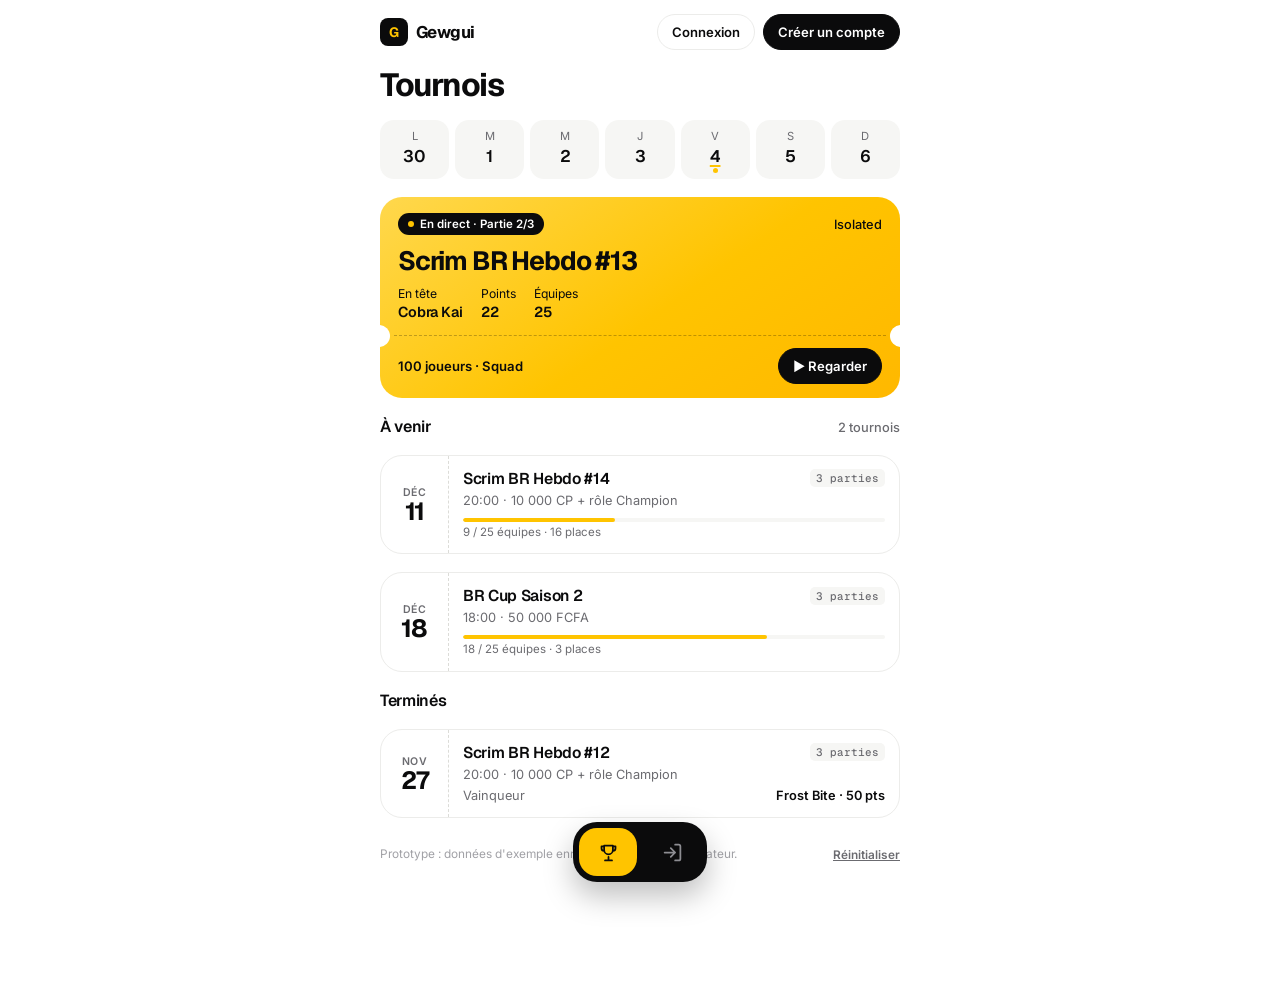
<file: tournoi-codm/index.html>
<!doctype html>
<html lang="fr">
<head>
<meta charset="utf-8">
<meta name="viewport" content="width=device-width, initial-scale=1, viewport-fit=cover">
<title>Gewgui</title>
<meta name="claude:viewport-fit-sides" content="cover">
<link rel="preconnect" href="https://fonts.googleapis.com">
<link rel="preconnect" href="https://fonts.gstatic.com" crossorigin>
<link rel="stylesheet" href="https://fonts.googleapis.com/css2?family=Geist:wght@400;500;600;700&family=Geist+Mono:wght@400;500;600&family=Inter:wght@400;500;600&display=swap">
<style>
/* Layout : colonne d'application centrée (560px max), billets empilés, dock noir flottant en bas.
   Direction « Billet de match » : blanc, noir, jaune CODM, dégradés jaunes sur les billets en direct et les couvertures. */
:root {
  --bg: #ffffff;
  --soft: #f6f6f4;
  --line: #ececea;
  --line-strong: #dcdcd8;
  --fg: #0b0b0c;
  --muted: #6b6b70;
  --faint: #a1a1a6;
  --y: #ffc400;
  --y-soft: #fff5cc;
  --y-text: #8a6500;
  --live: #e5372f;
  --ok: #138a4b;
  --ok-soft: #e8f6ee;
  --ticket-yellow: linear-gradient(145deg, #ffd84d 0%, #ffc400 55%, #ffb800 100%);
  --cover: radial-gradient(130% 90% at 100% 0%, #ffe27a 0%, #ffc400 45%, #ffb300 100%);
  --font-display: "Geist", "Inter", system-ui, -apple-system, "Segoe UI", sans-serif;
  --font-body: "Inter", system-ui, -apple-system, "Segoe UI", sans-serif;
  --font-data: "Geist Mono", ui-monospace, "SFMono-Regular", Menlo, monospace;
  --gut: max(20px, env(safe-area-inset-left, 0px));
  --gut-r: max(20px, env(safe-area-inset-right, 0px));
  color-scheme: light;
}
* { box-sizing: border-box; }
html, body { margin: 0; }
body { background: var(--bg); color: var(--fg); font: 15px/1.5 var(--font-body); -webkit-font-smoothing: antialiased; }
h1, h2, h3, h4 { font-family: var(--font-display); letter-spacing: -.035em; line-height: 1.05; margin: 0; font-weight: 700; text-wrap: balance; }
p { margin: 0; }
button, input, select, textarea { font: inherit; color: inherit; }
button { cursor: pointer; }
:focus-visible { outline: 2px solid var(--fg); outline-offset: 2px; }
.mono { font-family: var(--font-data); font-variant-numeric: tabular-nums; letter-spacing: -.02em; }
.muted { color: var(--muted); }
.small { font-size: .8rem; }

.app { max-width: 560px; margin: 0 auto; padding: 14px var(--gut-r) 120px var(--gut); display: flex; flex-direction: column; gap: 18px; }
.app > * { min-width: 0; }

/* En-têtes */
.hello { display: flex; justify-content: space-between; align-items: center; gap: 12px; }
.hello small { display: block; color: var(--muted); font-size: .8rem; }
.hello b { font: 600 1.05rem var(--font-display); letter-spacing: -.02em; }
.logo { display: flex; align-items: center; gap: 8px; font: 700 1.05rem var(--font-display); letter-spacing: -.03em; }
.logo i { width: 28px; height: 28px; border-radius: 8px; background: var(--fg); color: var(--y); display: grid; place-items: center; font: 700 .85rem var(--font-display); font-style: normal; letter-spacing: 0; }
.av { width: 38px; height: 38px; border-radius: 50%; background: var(--y); display: grid; place-items: center; font: 600 .8rem var(--font-display); border: 0; flex: none; }
.title { font-size: 2rem; letter-spacing: -.045em; }
.bar-top { display: flex; justify-content: space-between; align-items: center; gap: 10px; }
.bar-top .t { font: 600 .9rem var(--font-body); text-align: center; flex: 1; min-width: 0; overflow: hidden; text-overflow: ellipsis; white-space: nowrap; }
.circle { width: 38px; height: 38px; border-radius: 50%; background: var(--soft); display: grid; place-items: center; border: 0; flex: none; font-size: 1rem; }
.eyebrow { font-size: .78rem; color: var(--muted); }

/* Bande de dates */
.days { display: grid; grid-template-columns: repeat(7, 1fr); gap: 6px; }
.day { border: 0; border-radius: 14px; padding: 8px 0 6px; text-align: center; background: var(--soft); font-size: .7rem; color: var(--muted); display: grid; justify-items: center; gap: 1px; }
.day b { font: 600 1.05rem var(--font-display); color: var(--fg); letter-spacing: -.02em; }
.day::after { content: ""; width: 5px; height: 5px; border-radius: 50%; background: transparent; }
.day.has::after { background: var(--y); }
.day.today b { text-decoration: underline; text-decoration-color: var(--y); text-decoration-thickness: 2px; text-underline-offset: 3px; }
.day[aria-pressed="true"] { background: var(--fg); color: #bdbdbd; }
.day[aria-pressed="true"] b { color: #fff; }

/* Billets */
.tk { position: relative; border-radius: 22px; background: #fff; border: 1px solid var(--line); overflow: hidden; text-align: left; padding: 0; width: 100%; display: block; }
button.tk:hover { border-color: var(--line-strong); }
.tk .top { padding: 16px 18px 14px; }
.cut { position: relative; height: 0; border-top: 1.5px dashed var(--line-strong); margin: 0 14px; }
.cut::before, .cut::after { content: ""; position: absolute; top: -11px; width: 22px; height: 22px; border-radius: 50%; background: var(--bg); border: 1px solid var(--line); }
.cut::before { left: -26px; } .cut::after { right: -26px; }
.stub { padding: 12px 18px 14px; display: flex; justify-content: space-between; align-items: center; gap: 10px; }
.tk.live { border: 0; background: var(--ticket-yellow); }
.tk.live .cut { border-color: rgb(0 0 0 / .25); }
.tk.live .cut::before, .tk.live .cut::after { border: 0; }
.big { font: 700 1.65rem/1.03 var(--font-display); letter-spacing: -.045em; margin-top: 12px; }
.mini { display: flex; gap: 18px; margin-top: 10px; font-size: .76rem; flex-wrap: wrap; }
.mini b { display: block; font: 600 .9rem var(--font-display); letter-spacing: -.01em; }
.lst { display: flex; align-items: stretch; }
.date { width: 68px; flex: none; display: grid; place-content: center; text-align: center; border-right: 1.5px dashed var(--line-strong); padding-block: 12px; }
.date b { font: 700 1.55rem/1 var(--font-display); letter-spacing: -.04em; }
.date span { font: 600 .66rem var(--font-body); color: var(--muted); text-transform: uppercase; letter-spacing: .06em; }
.lst .inf { padding: 12px 14px; flex: 1; min-width: 0; display: grid; gap: 2px; }
.lst h3 { font: 600 .98rem var(--font-display); letter-spacing: -.02em; }
.gauge { height: 4px; border-radius: 2px; background: var(--soft); margin-top: 6px; overflow: hidden; }
.gauge i { display: block; height: 100%; border-radius: 2px; background: var(--y); }
.sec { display: flex; justify-content: space-between; align-items: baseline; gap: 10px; }
.sec h2 { font: 600 1rem var(--font-display); letter-spacing: -.02em; }
.sec span { font: 500 .8rem var(--font-body); color: var(--muted); }

/* Pastilles */
.pill { display: inline-flex; align-items: center; gap: 6px; font: 600 .72rem var(--font-body); padding: 4px 10px; border-radius: 99px; white-space: nowrap; background: var(--soft); color: var(--muted); }
.pill::before { content: ""; width: 6px; height: 6px; border-radius: 50%; background: currentColor; }
.pill.live { background: var(--fg); color: #fff; } .pill.live::before { background: var(--y); animation: blink 1.4s infinite; }
.pill.ok { background: var(--ok-soft); color: var(--ok); }
.pill.wait { background: var(--y-soft); color: var(--y-text); }
.pill.no { background: #fdecea; color: var(--live); }
.pill.plain::before { display: none; }
.tag { font: 500 .68rem var(--font-data); padding: 2px 6px; border-radius: 5px; background: var(--soft); color: var(--muted); white-space: nowrap; }
.rank1 { font: 700 .8rem var(--font-display); background: var(--y); padding: 3px 8px; border-radius: 7px; }
@keyframes blink { 50% { opacity: .3; } }
@media (prefers-reduced-motion: reduce) { .pill.live::before { animation: none; } }

/* Boutons */
.btn { display: inline-flex; align-items: center; justify-content: center; gap: 8px; border: 1px solid var(--line); background: #fff; color: var(--fg); padding: 9px 14px; border-radius: 99px; font: 600 .82rem var(--font-body); white-space: nowrap; text-decoration: none; }
.btn:hover { border-color: var(--line-strong); }
.btn.dark { background: var(--fg); color: #fff; border-color: var(--fg); }
.btn.red { color: var(--live); }
.btn[disabled] { opacity: .35; cursor: not-allowed; }
.cta { width: 100%; border: 0; background: var(--fg); color: #fff; border-radius: 18px; padding: 15px; font: 600 .95rem var(--font-body); display: flex; justify-content: center; align-items: center; gap: 8px; text-decoration: none; }
.cta i { font-style: normal; color: var(--y); }
.cta.yellow { background: var(--y); color: var(--fg); } .cta.yellow i { color: var(--fg); }
.cta.ghost { background: var(--soft); color: var(--fg); } .cta.ghost i { color: var(--fg); }
.cta[disabled] { opacity: .35; cursor: not-allowed; }
.row { display: flex; gap: 8px; align-items: center; flex-wrap: wrap; }
.sp { justify-content: space-between; }
.link { background: none; border: 0; padding: 0; font-weight: 600; color: var(--fg); text-decoration: underline; text-decoration-color: var(--y); text-decoration-thickness: 2px; text-underline-offset: 3px; }

/* Page tournoi */
.cover { margin: -14px calc(-1 * var(--gut-r)) 0 calc(-1 * var(--gut)); min-height: 240px; background: var(--cover); padding: 14px var(--gut-r) 44px var(--gut); display: flex; flex-direction: column; justify-content: space-between; gap: 30px; position: relative; overflow: hidden; }
.cover::after { content: ""; position: absolute; right: -60px; bottom: -90px; width: 260px; height: 260px; border-radius: 50%; border: 44px solid rgb(255 255 255 / .18); pointer-events: none; }
.cover .circle { background: rgb(255 255 255 / .65); position: relative; z-index: 1; }
.cover h1 { font-size: 2.1rem; letter-spacing: -.05em; margin-top: 10px; position: relative; z-index: 1; }
.cover .chip { font: 600 .74rem var(--font-body); background: rgb(255 255 255 / .72); padding: 4px 10px; border-radius: 99px; position: relative; z-index: 1; display: inline-flex; gap: 6px; align-items: center; }
.sheet { margin-top: -46px; z-index: 2; }
.facts { display: grid; grid-template-columns: repeat(3, 1fr); text-align: center; }
.facts div { padding: 13px 4px; min-width: 0; }
.facts div + div { border-left: 1px solid var(--line); }
.facts b { display: block; font: 600 1rem var(--font-display); letter-spacing: -.02em; }
.facts span { font-size: .7rem; color: var(--muted); }
.kv small { display: block; font-size: .7rem; color: var(--muted); }
.kv b { font: 600 .95rem var(--font-display); letter-spacing: -.02em; }
.desc { color: var(--muted); font-size: .9rem; }
.tabs { display: flex; gap: 4px; padding: 4px; background: var(--soft); border-radius: 14px; overflow-x: auto; }
.tabs button { flex: 1; border: 0; background: none; padding: 8px 10px; border-radius: 10px; font: 600 .8rem var(--font-body); color: var(--muted); white-space: nowrap; display: inline-flex; justify-content: center; align-items: center; gap: 5px; }
.tabs button[aria-selected="true"] { background: #fff; color: var(--fg); box-shadow: 0 1px 3px rgb(0 0 0 / .08); }
.tabs .dot { width: 6px; height: 6px; border-radius: 50%; background: var(--live); }
.panel { display: grid; gap: 16px; min-width: 0; }
.squads { display: grid; grid-template-columns: repeat(25, 1fr); gap: 3px; }
.squads i { aspect-ratio: 1; border-radius: 3px; background: #efefec; max-width: 100%; }
.squads i.f { background: var(--fg); }
.squads i.w { background: var(--y); }
.chips { display: flex; gap: 6px; flex-wrap: wrap; }
.chips span { font: 600 .72rem var(--font-body); background: var(--soft); border-radius: 99px; padding: 4px 10px; }
.chips span.y { background: var(--y-soft); color: var(--y-text); }
.empty { background: var(--soft); border-radius: 18px; padding: 28px 18px; text-align: center; display: grid; gap: 6px; justify-items: center; color: var(--muted); font-size: .88rem; }
.empty h3 { font: 600 1rem var(--font-display); color: var(--fg); letter-spacing: -.02em; }
.note { font-size: .8rem; color: var(--y-text); background: var(--y-soft); border-radius: 12px; padding: 9px 12px; }
.note:empty { display: none; }

details.team { border: 1px solid var(--line); border-radius: 16px; }
details.team summary { list-style: none; padding: 12px 14px; display: grid; grid-template-columns: 26px 1fr auto; gap: 10px; align-items: center; cursor: pointer; }
details.team summary::-webkit-details-marker { display: none; }
details.team .n { font: 600 .75rem var(--font-data); color: var(--faint); }
details.team .nm { font-weight: 600; font-size: .92rem; min-width: 0; overflow-wrap: anywhere; }
details.team .nm small { display: block; font-weight: 400; font-size: .74rem; color: var(--muted); }
details.team[open] summary { border-bottom: 1px solid var(--line); }
.roster { padding: 4px 14px 8px; }
.roster div { display: flex; justify-content: space-between; gap: 10px; padding: 8px 0; border-bottom: 1px solid var(--line); font-size: .85rem; }
.roster div:last-child { border-bottom: 0; }
.roster span:last-child { font: 500 .76rem var(--font-data); color: var(--muted); }
.roster .lbl-sub { font: 600 .66rem var(--font-body); text-transform: uppercase; letter-spacing: .06em; color: var(--faint); padding-top: 12px; border-bottom: 0; }
.teams { display: grid; gap: 8px; }

ol.rules { margin: 0; padding: 0; list-style: none; counter-reset: r; }
ol.rules li { counter-increment: r; display: grid; grid-template-columns: 2.2em 1fr; gap: 8px; padding: 11px 0; border-bottom: 1px solid var(--line); font-size: .88rem; }
ol.rules li:last-child { border-bottom: 0; }
ol.rules li::before { content: counter(r, decimal-leading-zero); font: 500 .74rem var(--font-data); color: var(--y-text); padding-top: 2px; }

.player { position: relative; aspect-ratio: 16 / 9; max-width: 100%; background: var(--fg); overflow: hidden; }
.player iframe { position: absolute; inset: 0; width: 100%; height: 100%; border: 0; }
.thumb { aspect-ratio: 16 / 9; max-width: 100%; width: 100%; border: 0; background: linear-gradient(135deg, #1b1b1e, #0b0b0c); position: relative; display: grid; place-items: center; overflow: hidden; }
.thumb::after { content: ""; position: absolute; right: -40px; bottom: -70px; width: 200px; height: 200px; border-radius: 50%; background: radial-gradient(circle, rgb(255 196 0 / .45), rgb(255 196 0 / 0) 65%); }
.play { width: 52px; height: 52px; border-radius: 50%; background: var(--y); display: grid; place-items: center; z-index: 1; }

/* Résultats */
.champ { border-radius: 24px; background: var(--fg); color: #fff; padding: 18px 20px; position: relative; overflow: hidden; }
.champ::before { content: ""; position: absolute; right: -40px; bottom: -90px; width: 240px; height: 240px; border-radius: 50%; background: radial-gradient(circle, rgb(255 196 0 / .55), rgb(255 196 0 / 0) 65%); }
.champ small { color: var(--y); font: 600 .7rem var(--font-body); letter-spacing: .08em; text-transform: uppercase; }
.champ h3 { margin: 8px 0 2px; font-size: 1.75rem; letter-spacing: -.045em; }
.champ .sub { color: var(--faint); font-size: .8rem; }
.champ .pts { font: 600 2.8rem/1 var(--font-display); letter-spacing: -.05em; color: var(--y); margin-top: 12px; }
.champ .pts span { font-size: 1rem; color: #fff; }
.champ svg { position: relative; }
.mvp { display: flex; gap: 12px; align-items: center; background: var(--y-soft); border-radius: 18px; padding: 12px 14px; }
.mvp .b { background: var(--fg); color: var(--y); font: 700 .75rem var(--font-display); padding: 8px 10px; border-radius: 10px; }
.lb { display: grid; grid-template-columns: 24px 1fr auto 40px; align-items: center; gap: 10px; padding: 10px 0; border-bottom: 1px solid var(--line); font-size: .9rem; }
.lb .r { font: 600 .8rem var(--font-data); color: var(--muted); }
.lb .n { font-weight: 500; min-width: 0; overflow-wrap: anywhere; }
.lb .k { font: 500 .74rem var(--font-data); color: var(--muted); white-space: nowrap; }
.lb .p { font: 600 .98rem var(--font-display); letter-spacing: -.02em; text-align: right; }
.lb.me { background: var(--y-soft); margin-inline: -10px; padding-inline: 10px; border-radius: 10px; }
.t1 { font: 600 .62rem var(--font-body); background: var(--y-soft); color: var(--y-text); padding: 2px 6px; border-radius: 5px; margin-left: 4px; white-space: nowrap; }
.more { background: none; border: 0; font: 600 .8rem var(--font-body); color: var(--muted); justify-self: center; }

/* Formulaires */
form { display: grid; gap: 14px; }
.fld { display: grid; gap: 5px; min-width: 0; }
.fld label, .lbl { font: 500 .8rem var(--font-body); }
.hint { font-size: .74rem; color: var(--muted); }
input[type="text"], input[type="number"], input[type="date"], input[type="time"], input[type="url"], input[type="password"], select, textarea {
  width: 100%; min-width: 0; background: #fff; border: 1px solid var(--line-strong); border-radius: 14px; padding: 12px 14px; font-size: .92rem; transition: border-color .15s, box-shadow .15s;
}
textarea { min-height: 200px; resize: vertical; line-height: 1.5; }
input:focus, select:focus, textarea:focus { outline: none; border-color: var(--fg); box-shadow: 0 0 0 4px rgb(255 196 0 / .25); }
input.uid { font-family: var(--font-data); font-size: .85rem; }
.two { display: grid; grid-template-columns: 1fr 96px; gap: 8px; }
.grid2 { display: grid; grid-template-columns: 1fr 1fr; gap: 10px; }
.types { display: grid; grid-template-columns: 1fr 1fr; gap: 10px; }
.type { text-align: left; background: #fff; border: 1px solid var(--line); border-radius: 18px; padding: 14px; display: grid; gap: 6px; align-content: start; }
.type b { font: 600 .95rem var(--font-display); letter-spacing: -.02em; }
.type span { font-size: .74rem; color: var(--muted); line-height: 1.35; }
.type .ic { width: 34px; height: 34px; border-radius: 11px; background: var(--soft); display: grid; place-items: center; }
.type .ic svg { width: 18px; height: 18px; }
.type[aria-pressed="true"] { border-color: var(--fg); box-shadow: inset 0 0 0 1px var(--fg); background: linear-gradient(160deg, #fff7d1, #fff 70%); }
.type[aria-pressed="true"] .ic { background: var(--y); }
.prow { display: grid; grid-template-columns: 28px 1fr 1fr; gap: 8px; align-items: center; }
.prow .n { width: 26px; height: 26px; border-radius: 8px; background: var(--soft); display: grid; place-items: center; font: 600 .7rem var(--font-data); }
.prow .n.c { background: var(--y); }
.prow input { padding: 10px 12px; border-radius: 12px; font-size: .86rem; }
.check { display: flex; gap: 10px; font-size: .82rem; align-items: flex-start; }
.check input { width: 18px; height: 18px; accent-color: var(--fg); margin: 1px 0 0; flex: none; }
.center { text-align: center; }
.demo { background: var(--soft); border-radius: 18px; padding: 14px; display: grid; gap: 10px; }
.demo .row .btn { flex: 1 1 100px; }
.bareme { display: grid; grid-template-columns: repeat(auto-fill, minmax(76px, 1fr)); gap: 8px; }
.bareme label { display: grid; gap: 3px; font: 600 .7rem var(--font-body); color: var(--muted); }
.bareme input { padding: 9px 10px; border-radius: 12px; text-align: center; font: 600 .9rem var(--font-data); }
.bareme .kill input { background: var(--y-soft); border-color: #f0d36b; }
.add-place { border: 1px dashed var(--line-strong); background: none; border-radius: 12px; font: 600 .74rem var(--font-body); color: var(--muted); min-height: 40px; align-self: end; }

/* Mon clan */
.timeline { display: grid; }
.timeline div { display: grid; grid-template-columns: 18px 1fr; gap: 10px; padding-bottom: 12px; position: relative; font-size: .84rem; }
.timeline div::before { content: ""; width: 10px; height: 10px; border-radius: 50%; background: var(--line-strong); margin: 5px 0 0 4px; }
.timeline div::after { content: ""; position: absolute; left: 8px; top: 18px; bottom: 0; width: 2px; background: var(--line); }
.timeline div:last-child { padding-bottom: 0; } .timeline div:last-child::after { display: none; }
.timeline .d::before { background: var(--fg); }
.timeline .n::before { background: var(--y); box-shadow: 0 0 0 4px var(--y-soft); }
.timeline .x::before { background: var(--live); }
.timeline small { display: block; color: var(--muted); font-size: .74rem; }
.tk.live .timeline small { color: #5c4600; }

/* Organisateur */
.picker { display: flex; gap: 6px; overflow-x: auto; padding-bottom: 2px; }
.picker button { flex: none; border: 1px solid var(--line); background: #fff; border-radius: 99px; padding: 7px 12px; font: 600 .78rem var(--font-body); color: var(--muted); }
.picker button[aria-pressed="true"] { background: var(--fg); color: #fff; border-color: var(--fg); }
.picker .add { border-style: dashed; color: var(--fg); }
.kpi { display: grid; grid-template-columns: repeat(3, 1fr); gap: 8px; }
.kpi div { border: 1px solid var(--line); border-radius: 16px; padding: 10px 12px; min-width: 0; }
.kpi b { display: block; font: 700 1.4rem/1.1 var(--font-display); letter-spacing: -.04em; }
.kpi b small { font-size: .85rem; }
.kpi span { font-size: .7rem; color: var(--muted); }
.kpi .y { background: var(--ticket-yellow); border-color: transparent; }
.kpi .y span, .kpi .y small { color: #5c4600; }
.filt { display: flex; gap: 6px; flex-wrap: wrap; }
.filt button { border: 1px solid var(--line); background: #fff; border-radius: 99px; padding: 6px 11px; font: 600 .76rem var(--font-body); color: var(--muted); }
.filt button[aria-pressed="true"] { background: var(--fg); color: #fff; border-color: var(--fg); }
.req { border: 1px solid var(--line); border-radius: 18px; padding: 12px 14px; display: grid; gap: 10px; }
.req h3 { font: 600 .95rem var(--font-display); letter-spacing: -.02em; }
.req .pl { display: flex; gap: 5px; flex-wrap: wrap; }
.req .pl span { font: 500 .7rem var(--font-body); background: var(--soft); border-radius: 6px; padding: 3px 7px; }
.req .pl span.sub { background: none; border: 1px dashed var(--line-strong); }
.req .pl span.dup { background: var(--y-soft); color: var(--y-text); border: 0; }
.acts { display: flex; gap: 8px; flex-wrap: wrap; }
.acts .btn { flex: 1; border-radius: 12px; padding: 10px; }
.entry { display: grid; grid-template-columns: 1fr 64px 96px; gap: 8px; align-items: center; padding: 7px 0; border-bottom: 1px solid var(--line); font-size: .84rem; }
.entry .hd { font: 500 .66rem var(--font-body); color: var(--muted); text-transform: uppercase; letter-spacing: .05em; }
.entry .nm { min-width: 0; overflow-wrap: anywhere; }
.entry input { padding: 7px 4px; border-radius: 10px; text-align: center; font: 600 .84rem var(--font-data); }
.entry input.filled { background: var(--y-soft); border-color: #f0d36b; }
.entry input.bad { border-color: var(--live); background: #fdecea; }
.stp { display: grid; grid-template-columns: 26px 1fr 26px; align-items: center; gap: 2px; border: 1px solid var(--line-strong); border-radius: 10px; padding: 3px; }
.stp button { width: 26px; height: 26px; border: 0; border-radius: 7px; background: var(--soft); font-weight: 600; }
.stp input { border: 0; padding: 0; width: 100%; background: none; box-shadow: none !important; }
.setting { display: flex; justify-content: space-between; align-items: center; gap: 12px; padding: 13px 0; border-bottom: 1px solid var(--line); }
.setting b { font: 600 .92rem var(--font-display); letter-spacing: -.02em; display: block; }
.setting small { color: var(--muted); font-size: .76rem; }
.sw { width: 44px; height: 26px; border-radius: 99px; background: var(--line-strong); position: relative; border: 0; flex: none; }
.sw::after { content: ""; position: absolute; left: 3px; top: 3px; width: 20px; height: 20px; border-radius: 50%; background: #fff; transition: left .15s; }
.sw[aria-checked="true"] { background: var(--fg); }
.sw[aria-checked="true"]::after { left: 21px; background: var(--y); }
.sw[disabled] { opacity: .4; cursor: not-allowed; }

/* Dock */
.dock { position: fixed; left: 50%; transform: translateX(-50%); bottom: calc(18px + env(safe-area-inset-bottom, 0px)); z-index: 20; display: flex; gap: 6px; background: var(--fg); padding: 6px; border-radius: 24px; box-shadow: 0 14px 30px rgb(0 0 0 / .25); }
.dock button { width: 58px; height: 48px; border-radius: 18px; border: 0; background: none; display: grid; place-items: center; color: #8d8d92; }
.dock button[aria-current="page"] { background: var(--y); color: var(--fg); }
.dock svg { width: 21px; height: 21px; }
.sr { position: absolute; width: 1px; height: 1px; overflow: hidden; clip: rect(0 0 0 0); white-space: nowrap; }
.toast { position: fixed; left: 50%; transform: translateX(-50%); bottom: calc(86px + env(safe-area-inset-bottom, 0px)); background: var(--fg); color: #fff; padding: 11px 18px; border-radius: 99px; font: 500 .85rem var(--font-body); z-index: 40; max-width: calc(100% - 32px); box-shadow: 0 10px 30px rgb(0 0 0 / .2); text-align: center; }
.foot { margin-top: 10px; font-size: .74rem; color: var(--faint); display: flex; justify-content: space-between; align-items: center; gap: 10px; flex-wrap: wrap; }
.foot button { background: none; border: 0; padding: 0; font: 600 .74rem var(--font-body); color: var(--muted); text-decoration: underline; }
</style>
</head>
<body>
<main class="app" id="app"></main>
<nav class="dock" id="dock" aria-label="Navigation"></nav>
<div class="toast" id="toast" role="status" hidden></div>

<script>
(function () {
  "use strict";
  const KEY = "gewgui-br-v1";
  const ROLES = { joueur: "Joueur", chef: "Chef de clan", orga: "Organisateur", invite: "Visiteur" };
  const STATUTS = {
    inscriptions: { label: "Inscriptions ouvertes", cls: "ok" },
    closes: { label: "Inscriptions closes", cls: "wait" },
    en_cours: { label: "En direct", cls: "live" },
    termine: { label: "Terminé", cls: "" }
  };
  const TEAM_STATUT = { en_attente: ["En attente", "wait"], validee: ["Validée", "ok"], refusee: ["Refusée", "no"] };
  const BAREME = [15, 12, 10, 8, 6, 4, 2, 1, 1, 1];
  const MONTHS = ["Jan", "Fév", "Mar", "Avr", "Mai", "Juin", "Juil", "Août", "Sep", "Oct", "Nov", "Déc"];

  /* ---------- Données d'exemple ---------- */
  const CLANS = [["Phantom Wolves", "PWV"], ["Ghost Unit", "GHU"], ["Black Mamba", "BMB"], ["Shadow Legion", "SHL"], ["Red Falcons", "RFC"], ["Night Raid", "NRD"], ["Iron Vipers", "IVP"], ["Storm Squad", "STS"], ["Desert Eagles", "DSE"], ["Silent Killers", "SLK"], ["Alpha Dogs", "ADG"], ["Venom Strike", "VNS"], ["Royal Snipers", "RSN"], ["Dark Order", "DKO"], ["Blaze Unit", "BLZ"], ["Cobra Kai", "CBK"], ["Titan Force", "TTF"], ["Lone Wolves", "LNW"], ["Savage Kings", "SVK"], ["Neon Riders", "NNR"], ["Frost Bite", "FRB"], ["Sky Hunters", "SKH"], ["Omega Squad", "OMG"], ["Thunder Hawks", "THK"], ["Kings Guard", "KGD"], ["Rogue Nation", "RGN"], ["Steel Panthers", "STP"], ["Viper Nest", "VPN"]];
  const NAMES = ["Kaizen", "Nova", "Rift", "Zekk", "Lynx", "Spectre", "Vex", "Kano", "Drift", "Venom", "Fang", "Sly", "Mojo", "Umbra", "Raze", "Onyx", "Kyro", "Blitz", "Talon", "Ember", "Hawk", "Pyro", "Owl", "Dusk", "Rook", "Mako", "Zero", "Steel", "Bolt", "Cobra", "Axe", "Thor", "Gale", "Volt", "Haze"];
  const RULES = [
    "Chaque équipe compte 4 joueurs titulaires et jusqu'à 4 remplaçants. Les 4 joueurs d'une partie doivent faire partie de la liste inscrite.",
    "Le pseudo et l'UID déclarés à l'inscription doivent correspondre au compte utilisé en jeu, sinon l'équipe est disqualifiée.",
    "Le code du salon privé est envoyé aux chefs de clan 15 minutes avant la première partie.",
    "Le classement additionne les points de placement et les points de kills de chaque partie, selon le barème du tournoi.",
    "En cas d'égalité, l'équipe avec le plus de points de placement passe devant, puis celle avec le plus de kills.",
    "Le chef de clan envoie une capture du tableau final de chaque partie à l'organisation.",
    "Logiciel tiers, émulateur non autorisé ou triche : disqualification immédiate de l'équipe."
  ];

  function iso(offset) { const d = new Date(); d.setHours(12, 0, 0, 0); d.setDate(d.getDate() + offset); return d.getFullYear() + "-" + String(d.getMonth() + 1).padStart(2, "0") + "-" + String(d.getDate()).padStart(2, "0"); }
  function rng(seed) { return function () { seed |= 0; seed = seed + 0x6D2B79F5 | 0; let t = Math.imul(seed ^ seed >>> 15, 1 | seed); t = t + Math.imul(t ^ t >>> 7, 61 | t) ^ t; return ((t ^ t >>> 14) >>> 0) / 4294967296; }; }
  function player(i, j) { return { pseudo: CLANS[i][1] + " " + NAMES[(i * 3 + j * 9) % NAMES.length], uid: String(6728000000000000 + i * 104729 + j * 7919) }; }
  function mkTeam(tid, i, statut, chefId) {
    const joueurs = [0, 1, 2, 3].map(j => player(i, j));
    const remplacants = Array.from({ length: i % 3 }, (_, k) => player(i, 4 + k));
    return { id: tid + "-" + i, tournoiId: tid, nom: CLANS[i][0], tag: CLANS[i][1], chef: joueurs[0].pseudo, contact: "Discord : " + NAMES[(i * 3) % NAMES.length].toLowerCase() + "#" + (1000 + i * 37), joueurs, remplacants, statut, chefId: chefId || "c" + i, inscritLe: Date.now() - (i + 1) * 3600e3 };
  }
  function mkGames(tid, idx, n, seed) {
    const r = rng(seed); const games = [];
    for (let g = 0; g < n; g++) {
      const order = idx.slice().sort(() => r() - .5);
      games.push({ nom: "Partie " + (g + 1), lignes: order.map((i, p) => ({ teamId: tid + "-" + i, place: p + 1, kills: Math.max(0, Math.round((26 - p) / 3.2 + r() * 5 - 1.5)) })) });
    }
    return games;
  }
  function seed() {
    const all25 = Array.from({ length: 25 }, (_, i) => i);
    const base = () => ({ slots: 25, teamSize: 4, subs: 4, parties: 3, map: "Isolated", bareme: BAREME.slice(), killPts: 1, regles: RULES.slice() });
    const live = Object.assign(base(), { id: "t13", nom: "Scrim BR Hebdo #13", date: iso(0), heure: "20:00", prize: "10 000 CP + rôle Champion", description: "Scrim hebdomadaire Battle Royale en squad. 25 équipes, 3 parties, classement au cumul des points de placement et des kills.", statut: "en_cours", listePubliee: true, lives: [{ titre: "Live du scrim (exemple, remplace par ton lien)", url: "https://www.youtube.com/@CallofDutyMobile" }], resultats: { parties: mkGames("t13", all25, 1, 13), mvp: null, publie: false } });
    const cup = Object.assign(base(), { id: "cup2", nom: "BR Cup Saison 2", date: iso(14), heure: "18:00", prize: "50 000 FCFA", description: "La grande compétition Battle Royale de la saison. 25 squads, 3 parties sur Isolated. Les places sont attribuées dans l'ordre de validation.", statut: "inscriptions", listePubliee: false, bareme: [20, 14, 10, 8, 6, 5, 4, 3, 2, 1], killPts: 1, lives: [], resultats: { parties: [], mvp: null, publie: false } });
    const next = Object.assign(base(), { id: "t14", nom: "Scrim BR Hebdo #14", date: iso(7), heure: "20:00", prize: "10 000 CP + rôle Champion", description: "Scrim hebdomadaire Battle Royale en squad.", statut: "inscriptions", listePubliee: true, lives: [], resultats: { parties: [], mvp: null, publie: false } });
    const done = Object.assign(base(), { id: "t12", nom: "Scrim BR Hebdo #12", date: iso(-7), heure: "20:00", prize: "10 000 CP + rôle Champion", description: "Scrim hebdomadaire Battle Royale en squad.", statut: "termine", listePubliee: true, lives: [{ titre: "Rediffusion du scrim (exemple)", url: "https://www.youtube.com/@CallofDutyMobile" }], resultats: { parties: mkGames("t12", all25, 3, 12), mvp: null, publie: true } });
    const teams = [];
    all25.forEach(i => teams.push(mkTeam("t13", i, "validee", i === 0 ? "u-chef" : null)));
    all25.forEach(i => teams.push(mkTeam("t12", i, "validee", i === 0 ? "u-chef" : null)));
    for (let i = 1; i <= 18; i++) teams.push(mkTeam("cup2", i, "validee"));
    for (let i = 19; i <= 22; i++) teams.push(mkTeam("cup2", i, "en_attente"));
    for (let i = 5; i <= 13; i++) teams.push(mkTeam("t14", i, "validee"));
    // Un UID en double pour montrer l'alerte côté organisateur
    teams.find(x => x.id === "cup2-20").joueurs[3] = Object.assign({}, teams.find(x => x.id === "cup2-4").joueurs[1]);
    const S0 = { tournois: [live, next, cup, done], teams, users: [], session: null, nextId: 1 };
    const w = standings(done, S0.teams)[0], wt = S0.teams.find(x => x.id === w.teamId);
    done.resultats.mvp = { joueur: wt.joueurs[0].pseudo, teamId: wt.id, kills: Math.ceil(w.kills * .42) };
    const nrd = player(5, 0);
    S0.users = [
      { id: "u-joueur", pseudo: nrd.pseudo, uid: nrd.uid, role: "joueur", pass: "demo" },
      { id: "u-chef", pseudo: player(0, 0).pseudo, uid: player(0, 0).uid, role: "chef", clan: "Phantom Wolves", tag: "PWV", pass: "demo" },
      { id: "u-orga", pseudo: "Orga Gewgui", uid: "", role: "orga", pass: "demo" }
    ];
    return S0;
  }

  function load() { try { const s = localStorage.getItem(KEY); return s ? JSON.parse(s) : null; } catch (e) { return null; } }
  function save() { try { localStorage.setItem(KEY, JSON.stringify(S)); } catch (e) { /* stockage indisponible */ } }

  let S = load() || seed();
  const ui = { view: "home", tid: null, tab: "equipes", day: null, gameTab: "all", showAll: false, playing: null, mtid: null, mtab: "inscriptions", mfilter: "en_attente", mgame: 0, signupType: "joueur", resetArmed: false };
  const app = document.getElementById("app");

  /* ---------- Utilitaires ---------- */
  function esc(v) { return String(v == null ? "" : v).replace(/[&<>"']/g, c => ({ "&": "&amp;", "<": "&lt;", ">": "&gt;", '"': "&quot;", "'": "&#39;" }[c])); }
  function newId(p) { S.nextId = (S.nextId || 1) + 1; return p + Date.now().toString(36) + S.nextId; }
  function me() { return S.users.find(u => u.id === S.session) || null; }
  function role() { const u = me(); return u ? u.role : "invite"; }
  function T(id) { return S.tournois.find(t => t.id === id); }
  function teamById(id) { return S.teams.find(x => x.id === id); }
  function teamsOf(tid, st) { return S.teams.filter(x => x.tournoiId === tid && (!st || x.statut === st)); }
  function everyone(x) { return x.joueurs.concat(x.remplacants || []); }
  function dateObj(d) { return new Date(d + "T12:00:00"); }
  function fmtDate(d, opts) { try { return new Intl.DateTimeFormat("fr-FR", opts || { weekday: "short", day: "numeric", month: "short" }).format(dateObj(d)); } catch (e) { return d; } }
  function initials(n) { return String(n || "?").split(/\s+/).map(w => w[0]).join("").slice(0, 2).toUpperCase(); }
  function pill(st) { const s = STATUTS[st] || STATUTS.termine; return '<span class="pill ' + s.cls + '">' + s.label + "</span>"; }
  function tpill(st) { const s = TEAM_STATUT[st]; return '<span class="pill ' + s[1] + '">' + s[0] + "</span>"; }
  function toast(msg) { const el = document.getElementById("toast"); el.textContent = msg; el.hidden = false; clearTimeout(toast.t); toast.t = setTimeout(() => { el.hidden = true; }, 2600); }
  function plural(n, w) { return n + " " + w + (n > 1 ? "s" : ""); }
  function ago(ts) { const h = Math.round((Date.now() - ts) / 3600e3); return h < 1 ? "à l'instant" : h < 24 ? "il y a " + h + " h" : "il y a " + Math.round(h / 24) + " j"; }
  function subsLabel(n) { return n ? "+ " + n + " rempl." : ""; }
  function standings(t, teams) {
    const rows = {};
    for (const p of t.resultats.parties) for (const l of p.lignes) {
      if (!l.place) continue;
      const r = rows[l.teamId] || (rows[l.teamId] = { teamId: l.teamId, pp: 0, kills: 0, games: 0, top1: 0, best: 999 });
      r.pp += t.bareme[l.place - 1] || 0; r.kills += Number(l.kills) || 0; r.games++; r.best = Math.min(r.best, l.place); if (l.place === 1) r.top1++;
    }
    return Object.values(rows).map(r => Object.assign(r, { total: r.pp + r.kills * (t.killPts || 0) }))
      .sort((a, b) => b.total - a.total || b.pp - a.pp || b.kills - a.kills || a.best - b.best);
  }
  function gameRows(t, g) {
    return t.resultats.parties[g].lignes.filter(l => l.place).map(l => ({ teamId: l.teamId, kills: l.kills, place: l.place, total: (t.bareme[l.place - 1] || 0) + l.kills * (t.killPts || 0) })).sort((a, b) => a.place - b.place);
  }
  function embedUrl(url) {
    try {
      const u = new URL(url); const h = u.hostname.replace(/^www\.|^m\./, "");
      if (h === "youtube.com" && u.searchParams.get("v")) return "https://www.youtube.com/embed/" + encodeURIComponent(u.searchParams.get("v"));
      if (h === "youtube.com" && /^\/(live|embed|shorts)\/[\w-]+/.test(u.pathname)) return "https://www.youtube.com/embed/" + u.pathname.split("/")[2];
      if (h === "youtu.be") return "https://www.youtube.com/embed/" + u.pathname.slice(1);
      if (h === "twitch.tv" && /^\/\w+$/.test(u.pathname)) return "https://player.twitch.tv/?channel=" + u.pathname.slice(1) + "&parent=" + location.hostname;
    } catch (e) { /* lien invalide */ }
    return null;
  }
  function platform(url) { try { const h = new URL(url).hostname; return /youtu/.test(h) ? "YouTube" : /twitch/.test(h) ? "Twitch" : /facebook|fb\./.test(h) ? "Facebook" : /tiktok/.test(h) ? "TikTok" : h.replace(/^www\./, ""); } catch (e) { return "Lien"; } }
  function activeCount(t) { return teamsOf(t.id).filter(x => x.statut !== "refusee").length; }
  function validCount(t) { return teamsOf(t.id, "validee").length; }
  function myTeam(t) { const u = me(); return u && teamsOf(t.id).find(x => x.chefId === u.id && x.statut !== "refusee"); }
  function dupUids(t) {
    const seen = {}, dup = new Set();
    teamsOf(t.id).filter(x => x.statut !== "refusee").forEach(x => everyone(x).forEach(p => { if (!p.uid) return; if (seen[p.uid]) dup.add(p.uid); seen[p.uid] = 1; }));
    return dup;
  }
  const ICON = {
    home: '<svg viewBox="0 0 24 24" fill="none" stroke="currentColor" stroke-width="2" stroke-linecap="round" stroke-linejoin="round" aria-hidden="true"><path d="M7 4h10v5a5 5 0 0 1-10 0V4zM8 21h8M12 17v4M17 5h3v2a3 3 0 0 1-3 3M7 5H4v2a3 3 0 0 0 3 3"/></svg>',
    mine: '<svg viewBox="0 0 24 24" fill="none" stroke="currentColor" stroke-width="2" stroke-linecap="round" stroke-linejoin="round" aria-hidden="true"><path d="M12 3l8 3v6c0 4.5-3.4 8-8 9-4.6-1-8-4.5-8-9V6l8-3z"/></svg>',
    manage: '<svg viewBox="0 0 24 24" fill="none" stroke="currentColor" stroke-width="2" stroke-linecap="round" aria-hidden="true"><path d="M4 6h10M18 6h2M4 12h4M12 12h8M4 18h12"/><circle cx="16" cy="6" r="2"/><circle cx="10" cy="12" r="2"/><circle cx="18" cy="18" r="2"/></svg>',
    profile: '<svg viewBox="0 0 24 24" fill="none" stroke="currentColor" stroke-width="2" stroke-linecap="round" aria-hidden="true"><circle cx="12" cy="8" r="4"/><path d="M4 21c1.5-4 4.5-6 8-6s6.5 2 8 6"/></svg>',
    login: '<svg viewBox="0 0 24 24" fill="none" stroke="currentColor" stroke-width="2" stroke-linecap="round" stroke-linejoin="round" aria-hidden="true"><path d="M15 3h4a2 2 0 0 1 2 2v14a2 2 0 0 1-2 2h-4M10 17l5-5-5-5M15 12H3"/></svg>',
    trophy: '<svg width="46" height="46" viewBox="0 0 24 24" fill="none" stroke="#ffc400" stroke-width="1.6" aria-hidden="true"><path d="M7 4h10v5a5 5 0 0 1-10 0V4zM8 21h8M12 17v4M17 5h3v2a3 3 0 0 1-3 3M7 5H4v2a3 3 0 0 0 3 3"/></svg>',
    play: '<svg width="18" height="18" viewBox="0 0 24 24" fill="#0b0b0c" aria-hidden="true"><path d="M7 4l13 8-13 8z"/></svg>'
  };

  /* ---------- Accueil ---------- */
  function headerHome() {
    const u = me();
    if (u) return '<div class="hello"><div><small>Salut,</small><b>' + esc(u.pseudo) + '</b></div><button class="av" data-go="profile" aria-label="Mon profil">' + esc(initials(u.pseudo)) + "</button></div>";
    return '<div class="hello"><span class="logo"><i>G</i>Gewgui</span><div class="row"><button class="btn" data-go="login">Connexion</button><button class="btn dark" data-go="signup">Créer un compte</button></div></div>';
  }
  function dateBlock(d) { const o = dateObj(d); return '<div class="date"><span>' + MONTHS[o.getMonth()] + "</span><b>" + String(o.getDate()).padStart(2, "0") + "</b></div>"; }
  function liveTicket(t) {
    const st = standings(t), lead = st[0] && teamById(st[0].teamId);
    const n = t.resultats.parties.length;
    return '<button class="tk live" data-open="' + t.id + '"><div class="top"><div class="row sp"><span class="pill live">En direct · Partie ' + Math.min(n + 1, t.parties) + "/" + t.parties + '</span><span class="small" style="font-weight:500">' + esc(t.map) + "</span></div>" +
      '<div class="big">' + esc(t.nom) + "</div>" +
      '<div class="mini"><div>En tête<b>' + (lead ? esc(lead.nom) : "—") + "</b></div><div>Points<b>" + (st[0] ? st[0].total : 0) + "</b></div><div>Équipes<b>" + validCount(t) + "</b></div></div></div>" +
      '<div class="cut"></div><div class="stub"><span style="font:600 .82rem Inter,sans-serif">' + validCount(t) * t.teamSize + " joueurs · Squad</span>" + '<span class="btn dark">' + (t.lives.length ? "▶ Regarder" : "Classement") + "</span></div></button>";
  }
  function listTicket(t) {
    const n = validCount(t), pct = Math.round(n / t.slots * 100);
    let side = '<span class="tag">' + plural(t.parties, "partie") + "</span>", foot;
    if (t.statut === "termine") {
      const w = standings(t)[0], wt = w && teamById(w.teamId);
      foot = t.resultats.publie && wt ? '<div class="row sp small"><span class="muted">Vainqueur</span><span style="font-weight:600">' + esc(wt.nom) + " · " + w.total + " pts</span></div>" : '<div class="small muted">Résultats bientôt publiés</div>';
    } else {
      foot = '<div class="gauge"><i style="width:' + pct + '%"></i></div><div class="muted" style="font-size:.72rem">' + n + " / " + t.slots + " équipes" + (t.statut === "inscriptions" ? " · " + plural(t.slots - activeCount(t), "place") : "") + "</div>";
    }
    const mine = myTeam(t);
    if (mine && t.statut !== "termine") side = '<span class="pill ' + TEAM_STATUT[mine.statut][1] + ' plain">Inscrit</span>';
    return '<button class="tk lst" data-open="' + t.id + '">' + dateBlock(t.date) + '<div class="inf"><div class="row sp" style="flex-wrap:nowrap"><h3>' + esc(t.nom) + "</h3>" + side + '</div><div class="small muted">' + esc(t.heure) + " · " + esc(t.prize) + "</div>" + foot + "</div></button>";
  }
  function viewHome() {
    const start = new Date(); start.setHours(12, 0, 0, 0); start.setDate(start.getDate() - ((start.getDay() + 6) % 7));
    const dates = new Set(S.tournois.map(t => t.date)), todayIso = iso(0);
    let days = "";
    for (let i = 0; i < 7; i++) {
      const d = new Date(start); d.setDate(start.getDate() + i);
      const k = d.getFullYear() + "-" + String(d.getMonth() + 1).padStart(2, "0") + "-" + String(d.getDate()).padStart(2, "0");
      days += '<button class="day' + (dates.has(k) ? " has" : "") + (k === todayIso ? " today" : "") + '" data-day="' + k + '" aria-pressed="' + (ui.day === k) + '" aria-label="' + fmtDate(k, { weekday: "long", day: "numeric", month: "long" }) + '">' + "LMMJVSD"[i] + "<b>" + d.getDate() + "</b></button>";
    }
    const pool = S.tournois.filter(t => !ui.day || t.date === ui.day);
    const lives = pool.filter(t => t.statut === "en_cours");
    const upcoming = pool.filter(t => t.statut === "inscriptions" || t.statut === "closes").sort((a, b) => a.date.localeCompare(b.date));
    const done = pool.filter(t => t.statut === "termine").sort((a, b) => b.date.localeCompare(a.date));
    let html = headerHome() + '<h1 class="title">Tournois</h1><div class="days">' + days + "</div>";
    if (ui.day && !pool.length) html += '<div class="empty"><h3>Aucun tournoi ce jour-là</h3><p>Touche à nouveau la date pour voir tous les tournois.</p></div>';
    html += lives.map(liveTicket).join("");
    if (upcoming.length) html += '<div class="sec"><h2>À venir</h2><span>' + plural(upcoming.length, "tournoi") + "</span></div>" + upcoming.map(listTicket).join("");
    if (done.length) html += '<div class="sec"><h2>Terminés</h2></div>' + done.map(listTicket).join("");
    return html + '<div class="foot"><span>Prototype : données d\'exemple enregistrées dans ce navigateur.</span><button data-act="reset">' + (ui.resetArmed ? "Confirmer la réinitialisation" : "Réinitialiser") + "</button></div>";
  }

  /* ---------- Page tournoi ---------- */
  function viewTournoi() {
    const t = T(ui.tid); if (!t) { ui.view = "home"; return viewHome(); }
    const n = validCount(t), mine = myTeam(t), r = role();
    let cta = "";
    if (r === "chef") {
      if (mine) cta = '<button class="cta ghost" data-go="mine">Squad inscrit · ' + TEAM_STATUT[mine.statut][0] + " <i>→</i></button>";
      else if (t.statut === "inscriptions" && activeCount(t) < t.slots) cta = '<button class="cta" data-act="register">Inscrire ' + esc(me().clan) + " <i>→</i></button>";
      else if (t.statut === "inscriptions") cta = '<button class="cta" disabled>Lobby complet</button>';
    } else if (r === "orga") cta = '<button class="cta" data-act="manage" data-id="' + t.id + '">Gérer ce tournoi <i>→</i></button>';
    else if (r === "invite" && t.statut === "inscriptions") cta = '<button class="cta" data-go="login">Connecte-toi pour inscrire ton squad <i>→</i></button>';
    if (t.statut === "en_cours" && t.lives.length && ui.tab !== "live") cta += '<button class="cta yellow" data-tab="live">▶ Regarder le live</button>';

    const tabs = [["equipes", "Équipes", ""], ["regles", "Règles", ""], ["live", "Live", t.statut === "en_cours" && t.lives.length ? '<span class="dot"></span>' : ""], ["resultats", "Résultats", ""]];
    let html = '<div class="cover"><div class="row sp"><button class="circle" data-go="home" aria-label="Retour">←</button></div><div><span class="chip">' + (t.statut === "en_cours" ? '<span class="pill live" style="padding:2px 8px">Live</span>' : "") + STATUTS[t.statut].label + "</span><h1>" + esc(t.nom) + "</h1></div></div>" +
      '<div class="tk sheet"><div class="facts"><div><b>' + fmtDate(t.date, { day: "numeric", month: "short" }) + "</b><span>" + esc(t.heure) + "</span></div><div><b>Squad</b><span>" + t.teamSize + " joueurs " + subsLabel(t.subs) + "</span></div><div><b>" + plural(t.parties, "partie") + "</b><span>" + esc(t.map) + '</span></div></div><div class="cut"></div><div class="stub"><div class="kv"><small>Récompense</small><b>' + esc(t.prize) + '</b></div><div class="kv" style="text-align:right"><small>' + (t.statut === "inscriptions" ? "Places" : "Lobby") + "</small><b>" + (t.statut === "inscriptions" ? plural(t.slots - activeCount(t), "restante") : n + " équipes") + "</b></div></div></div>" +
      cta + (t.description ? '<p class="desc">' + esc(t.description) + "</p>" : "");
    html += '<div class="tabs" role="tablist">' + tabs.map(([k, l, d]) => '<button role="tab" data-tab="' + k + '" aria-selected="' + (ui.tab === k) + '">' + l + d + "</button>").join("") + "</div>";
    html += '<section class="panel">' + ({ equipes: tabEquipes, regles: tabRegles, live: tabLive, resultats: tabResultats }[ui.tab] || tabEquipes)(t) + "</section>";
    return html;
  }
  function rosterHtml(x) {
    let h = '<div class="roster">' + x.joueurs.map((p, i) => "<div><span>" + esc(p.pseudo) + (i === 0 ? ' <span class="muted small">· chef</span>' : "") + "</span><span>" + esc(p.uid) + "</span></div>").join("");
    if (x.remplacants && x.remplacants.length) h += '<div class="lbl-sub">Remplaçants</div>' + x.remplacants.map(p => "<div><span>" + esc(p.pseudo) + "</span><span>" + esc(p.uid) + "</span></div>").join("");
    return h + "</div>";
  }
  function tabEquipes(t) {
    const val = teamsOf(t.id, "validee"), wait = teamsOf(t.id, "en_attente").length, mine = myTeam(t);
    let grid = ""; for (let i = 0; i < t.slots; i++) grid += "<i" + (i < val.length ? ' class="f"' : i < val.length + wait ? ' class="w"' : "") + "></i>";
    let html = '<div class="sec"><h2>Lobby</h2><span>' + val.length + " / " + t.slots + " équipes · " + val.length * t.teamSize + " joueurs</span></div>" +
      '<div class="squads" style="grid-template-columns:repeat(' + t.slots + ',1fr)" role="img" aria-label="' + val.length + " équipes validées sur " + t.slots + '">' + grid + "</div>" +
      (wait ? '<p class="small muted">Noir : validées · jaune : ' + plural(wait, "demande") + " en attente</p>" : "");
    if (!t.listePubliee && role() !== "orga") {
      html += '<div class="empty"><h3>Liste pas encore publiée</h3><p>L\'organisateur publiera les squads et leurs joueurs à la clôture des inscriptions.</p></div>';
      if (mine) html += '<div class="sec"><h2>Ton squad</h2>' + tpill(mine.statut) + '</div><details class="team" open><summary><span class="tag">' + esc(mine.tag) + '</span><span class="nm">' + esc(mine.nom) + "</span><span></span></summary>" + rosterHtml(mine) + "</details>";
      return html;
    }
    if (!t.listePubliee) html += '<p class="note">Liste non publiée : seuls les organisateurs la voient.</p>';
    if (!val.length) return html + '<div class="empty"><h3>Aucune équipe validée</h3><p>Les squads apparaîtront ici après validation.</p></div>';
    html += '<div class="teams">' + val.map((x, i) => '<details class="team"' + (mine && mine.id === x.id ? " open" : "") + '><summary><span class="n">' + String(i + 1).padStart(2, "0") + '</span><span class="nm">' + esc(x.nom) + "<small>Chef : " + esc(x.chef) + " · " + x.joueurs.length + " joueurs " + subsLabel((x.remplacants || []).length) + '</small></span><span class="tag">' + esc(x.tag) + "</span></summary>" + rosterHtml(x) + "</details>").join("") + "</div>";
    return html;
  }
  function baremeChips(t) {
    const c = t.bareme.map((p, i) => ({ p, i })).filter(x => x.p > 0);
    let html = c.map(x => "<span>Top " + (x.i + 1) + " · " + x.p + " pt" + (x.p > 1 ? "s" : "") + "</span>").join("");
    return '<div class="chips">' + html + (t.killPts ? '<span class="y">1 kill = ' + t.killPts + " pt" + (t.killPts > 1 ? "s" : "") + "</span>" : "") + "</div>";
  }
  function tabRegles(t) {
    return '<div class="sec"><h2>Barème de points</h2></div>' + baremeChips(t) + '<div class="sec"><h2>Règlement</h2><span>' + plural(t.regles.length, "article") + "</span></div>" +
      (t.regles.length ? '<ol class="rules">' + t.regles.map(r => "<li><span>" + esc(r) + "</span></li>").join("") + "</ol>" : '<div class="empty"><h3>Règlement à venir</h3></div>');
  }
  function tabLive(t) {
    if (!t.lives.length) return '<div class="empty"><h3>Aucun live pour l\'instant</h3><p>Les liens de diffusion seront ajoutés le jour du tournoi.</p></div>';
    return t.lives.map((l, i) => {
      const e = embedUrl(l.url);
      const media = e && ui.playing === i ? '<div class="player"><iframe src="' + esc(e) + '" title="' + esc(l.titre) + '" allow="autoplay; encrypted-media; picture-in-picture" allowfullscreen></iframe></div>'
        : (e ? '<button class="thumb" data-act="play" data-i="' + i + '" aria-label="Lire le live ici"><span class="play">' + ICON.play + "</span></button>" : '<a class="thumb" href="' + esc(l.url) + '" target="_blank" rel="noopener" aria-label="Ouvrir le live"><span class="play">' + ICON.play + "</span></a>");
      return '<div class="tk">' + media + '<div class="stub"><div style="min-width:0"><b style="font:600 .92rem Geist,Inter,sans-serif">' + esc(l.titre) + '</b><div class="small muted">' + esc(platform(l.url)) + (e ? " · lecteur intégré" : " · s'ouvre dans un nouvel onglet") + '</div></div><a class="btn" href="' + esc(l.url) + '" target="_blank" rel="noopener">Ouvrir ↗</a></div></div>';
    }).join("");
  }
  function tabResultats(t) {
    if (!t.resultats.publie && role() !== "orga") return '<div class="empty"><h3>' + (t.statut === "en_cours" ? "Tournoi en cours" : "Résultats pas encore publiés") + "</h3><p>" + (t.statut === "en_cours" ? "Le classement final sera publié après la dernière partie. Suis le live en attendant." : "La page de résultats apparaîtra ici à la fin du tournoi.") + "</p></div>";
    const st = standings(t);
    if (!st.length) return '<div class="empty"><h3>Aucune partie saisie</h3><p>L\'organisateur saisit les résultats depuis la Gestion.</p></div>';
    let html = !t.resultats.publie ? '<p class="note">Aperçu organisateur : pas encore visible par les joueurs.</p>' : "";
    const w = st[0], wt = teamById(w.teamId);
    html += '<div class="champ"><small>' + (t.statut === "termine" ? "Champion" : "En tête") + " · " + plural(st.length, "équipe") + "</small><h3>" + esc(wt.nom) + '</h3><span class="sub">' + (w.top1 ? w.top1 + "× Top 1 · " : "") + w.kills + " kills sur " + plural(w.games, "partie") + '</span><div class="row sp" style="align-items:flex-end"><div class="pts">' + w.total + "<span> pts</span></div>" + ICON.trophy + "</div></div>";
    const mvp = t.resultats.mvp;
    if (mvp && mvp.joueur) html += '<div class="mvp"><span class="b">MVP</span><div><b style="font-weight:600">' + esc(mvp.joueur) + '</b><div class="small muted">' + (mvp.kills ? mvp.kills + " kills · " : "") + esc(teamById(mvp.teamId) ? teamById(mvp.teamId).nom : "") + "</div></div></div>";
    const n = t.resultats.parties.length;
    html += '<div class="tabs"><button data-game="all" aria-selected="' + (ui.gameTab === "all") + '">Général</button>' + t.resultats.parties.map((p, i) => '<button data-game="' + i + '" aria-selected="' + (ui.gameTab === i) + '">' + esc(p.nom) + "</button>").join("") + "</div>";
    const rows = ui.gameTab === "all" || ui.gameTab >= n ? st : gameRows(t, ui.gameTab);
    const mine = myTeam(t), list = ui.showAll ? rows : rows.slice(0, 10);
    html += "<div>" + list.map((r, i) => { const x = teamById(r.teamId); return '<div class="lb' + (mine && mine.id === r.teamId ? " me" : "") + '"><span class="r">' + (r.place || i + 1) + '</span><span class="n">' + esc(x ? x.nom : "?") + (r.top1 ? '<span class="t1">' + r.top1 + "× Top 1</span>" : "") + '</span><span class="k">' + r.kills + ' K</span><span class="p">' + r.total + "</span></div>"; }).join("") + "</div>";
    if (rows.length > 10) html += '<button class="more" data-act="showAll">' + (ui.showAll ? "Réduire ↑" : "Voir les " + rows.length + " équipes ↓") + "</button>";
    return html;
  }

  /* ---------- Comptes ---------- */
  function viewLogin() {
    return '<div class="bar-top"><button class="circle" data-go="home" aria-label="Retour">←</button><span class="small muted">Pas de compte ? <button class="link" data-go="signup">Créer un compte</button></span></div>' +
      '<div><h1 class="title">Connexion</h1><p class="muted small" style="margin-top:6px">Ton compte décide de ce que tu peux faire sur Gewgui.</p></div>' +
      '<form data-form="login"><div class="fld"><label for="l-pseudo">Pseudo en jeu</label><input type="text" id="l-pseudo" name="pseudo" required autocomplete="username"></div>' +
      '<div class="fld"><label for="l-pass">Mot de passe</label><input type="password" id="l-pass" name="pass" required autocomplete="current-password"></div>' +
      '<button class="cta" type="submit">Se connecter <i>→</i></button></form>' +
      '<div class="demo"><span class="eyebrow">Prototype · comptes de démonstration (mot de passe : demo)</span><div class="row">' +
      ["u-joueur", "u-chef", "u-orga"].map(id => { const u = S.users.find(x => x.id === id); return u ? '<button class="btn" data-act="demo" data-id="' + id + '">' + ROLES[u.role] + "</button>" : ""; }).join("") + "</div></div>";
  }
  function viewSignup() {
    const ty = ui.signupType;
    const typeBtn = (k, label, txt, ic) => '<button class="type" data-act="type" data-t="' + k + '" aria-pressed="' + (ty === k) + '"><span class="ic">' + ICON[ic] + "</span><b>" + label + "</b><span>" + txt + "</span></button>";
    return '<div class="bar-top"><button class="circle" data-go="home" aria-label="Retour">←</button><span class="small muted">Déjà inscrit ? <button class="link" data-go="login">Connexion</button></span></div>' +
      '<div><h1 class="title">Créer mon compte</h1><p class="muted small" style="margin-top:6px">Ce choix ne pourra plus être modifié.</p></div>' +
      '<div class="types" role="group" aria-label="Type de compte">' + typeBtn("joueur", "Joueur", "Suivre les tournois, les lives et les résultats.", "profile") + typeBtn("chef", "Chef de clan", "Inscrire mon squad aux tournois.", "mine") + "</div>" +
      '<form data-form="signup"><div class="fld"><label for="s-pseudo">Pseudo en jeu</label><input type="text" id="s-pseudo" name="pseudo" required maxlength="30" autocomplete="username"></div>' +
      '<div class="fld"><label for="s-uid">UID Call of Duty: Mobile</label><input class="uid" type="text" id="s-uid" name="uid" required inputmode="numeric" pattern="[0-9]{6,20}"><span class="hint">Dans ton profil en jeu. Chiffres uniquement.</span></div>' +
      (ty === "chef" ? '<div class="two"><div class="fld"><label for="s-clan">Nom du clan</label><input type="text" id="s-clan" name="clan" required maxlength="40"></div><div class="fld"><label for="s-tag">Tag</label><input type="text" id="s-tag" name="tag" required maxlength="5"></div></div>' : "") +
      '<div class="fld"><label for="s-pass">Mot de passe</label><input type="password" id="s-pass" name="pass" required minlength="4" autocomplete="new-password"></div>' +
      '<button class="cta" type="submit">Créer mon compte ' + (ty === "chef" ? "chef de clan" : "joueur") + "</button></form>" +
      '<p class="center small muted">Les comptes organisateurs sont créés par l\'administration de Gewgui.</p>';
  }
  function viewProfile() {
    const u = me();
    const played = S.teams.filter(x => x.statut === "validee" && u.uid && everyone(x).some(p => p.uid === u.uid));
    let html = '<span class="eyebrow">' + ROLES[u.role] + '</span><div class="row" style="gap:14px;flex-wrap:nowrap"><span class="av" style="width:60px;height:60px;font-size:1.2rem">' + esc(initials(u.pseudo)) + '</span><h1 class="title" style="font-size:1.7rem">' + esc(u.pseudo) + "</h1></div>";
    html += '<div class="tk"><div class="facts"><div><b>' + ROLES[u.role] + '</b><span>Compte</span></div><div><b class="mono" style="font-size:.82rem;line-height:1.5">' + (u.uid ? esc(u.uid.slice(0, 4) + "…" + u.uid.slice(-4)) : "—") + "</b><span>UID</span></div><div><b>" + (u.tag ? esc(u.tag) : played.length) + "</b><span>" + (u.tag ? "Clan" : "Tournois") + "</span></div></div></div>";
    if (u.role !== "orga") {
      html += '<div class="sec"><h2>Mes tournois</h2></div>';
      html += played.length ? played.map(x => { const t = T(x.tournoiId); if (!t) return ""; const rk = standings(t).findIndex(r => r.teamId === x.id) + 1; return '<button class="tk lst" data-open="' + t.id + '">' + dateBlock(t.date) + '<div class="inf"><div class="row sp" style="flex-wrap:nowrap"><h3>' + esc(t.nom) + "</h3>" + (t.resultats.publie && rk ? '<span class="rank1"' + (rk > 1 ? ' style="background:var(--soft)"' : "") + ">#" + rk + "</span>" : pill(t.statut)) + '</div><div class="small muted">Avec ' + esc(x.nom) + "</div></div></button>"; }).join("")
        : '<div class="empty"><h3>Aucun tournoi pour l\'instant</h3><p>Tu apparaîtras ici dès qu\'un chef de clan t\'inscrit avec ton UID.</p></div>';
    }
    return html + '<button class="cta ghost" data-act="logout">Se déconnecter</button>';
  }

  /* ---------- Chef de clan ---------- */
  function viewRegister() {
    const t = T(ui.tid), u = me();
    if (!t || t.statut !== "inscriptions" || myTeam(t)) return '<div class="empty"><h3>Inscription impossible</h3><p>Les inscriptions sont fermées ou ton squad est déjà inscrit.</p><button class="btn" data-go="home">Retour</button></div>';
    const prow = (k, i, label, chef) => '<div class="prow"><span class="n' + (chef ? " c" : "") + '">' + label + '</span><input type="text" id="' + k + "-pseudo-" + i + '" name="' + k + "-pseudo-" + i + '" placeholder="Pseudo" maxlength="30" aria-label="Pseudo ' + label + '"' + (chef ? ' value="' + esc(u.pseudo) + '"' : "") + '><input class="uid" type="text" id="' + k + "-uid-" + i + '" name="' + k + "-uid-" + i + '" placeholder="UID" inputmode="numeric" maxlength="20" aria-label="UID ' + label + '"' + (chef ? ' value="' + esc(u.uid) + '"' : "") + "></div>";
    let rows = ""; for (let i = 0; i < t.teamSize; i++) rows += prow("j", i, i === 0 ? "C" : String(i + 1), i === 0);
    let subs = ""; for (let i = 0; i < t.subs; i++) subs += prow("r", i, "R" + (i + 1), false);
    return '<div class="bar-top"><button class="circle" data-open="' + t.id + '" aria-label="Annuler">✕</button><span class="t">' + esc(t.nom) + '</span><span style="width:38px"></span></div>' +
      '<div><h1 class="title" style="font-size:1.7rem">Ton squad</h1><p class="muted small" style="margin-top:4px">' + t.teamSize + " joueurs titulaires" + (t.subs ? " et jusqu'à " + t.subs + " remplaçants (optionnels)" : "") + ". Pseudo et UID identiques au compte en jeu.</p></div>" +
      '<div class="tk"><div class="stub"><div class="kv"><small>Équipe</small><b>' + esc(u.clan) + '</b></div><span class="tag" style="font-size:.78rem">' + esc(u.tag) + "</span></div></div>" +
      '<form data-form="register" novalidate><div class="sec"><h2>Titulaires</h2><span>Obligatoires</span></div><div style="display:grid;gap:9px">' + rows + "</div>" +
      (t.subs ? '<div class="sec"><h2>Remplaçants</h2><span>Optionnels</span></div><div style="display:grid;gap:9px">' + subs + "</div>" : "") +
      '<div class="fld"><label for="r-contact">Contact pour le code du salon</label><input type="text" id="r-contact" name="contact" maxlength="60" placeholder="Discord ou WhatsApp"></div>' +
      '<label class="check"><input type="checkbox" id="r-rules" name="rules"> <span>J\'ai lu le règlement. Mes joueurs s\'engagent à le respecter.</span></label>' +
      '<button class="cta" type="submit" id="r-submit" disabled>Envoyer l\'inscription <i>→</i></button><p class="center small muted" id="r-hint"></p></form>';
  }
  function readRoster(fd, t) {
    const g = k => String(fd.get(k) || "").trim(), joueurs = [], remplacants = [];
    for (let i = 0; i < t.teamSize; i++) joueurs.push({ pseudo: g("j-pseudo-" + i), uid: g("j-uid-" + i) });
    for (let i = 0; i < t.subs; i++) { const p = g("r-pseudo-" + i), u = g("r-uid-" + i); if (p || u) remplacants.push({ pseudo: p, uid: u }); }
    return { joueurs, remplacants };
  }
  function checkRegister(form) {
    const t = T(ui.tid); if (!t) return false;
    const fd = new FormData(form), { joueurs, remplacants } = readRoster(fd, t);
    let msg = "";
    joueurs.forEach((p, i) => { if (msg) return; if (!p.pseudo) msg = "Il manque le pseudo du joueur " + (i + 1) + "."; else if (!/^\d{6,20}$/.test(p.uid)) msg = "UID du joueur " + (i + 1) + " : 6 à 20 chiffres."; });
    remplacants.forEach((p, i) => { if (msg) return; if (!p.pseudo) msg = "Il manque le pseudo du remplaçant " + (i + 1) + "."; else if (!/^\d{6,20}$/.test(p.uid)) msg = "UID du remplaçant " + (i + 1) + " : 6 à 20 chiffres."; });
    const uids = joueurs.concat(remplacants).map(p => p.uid);
    if (!msg && new Set(uids).size !== uids.length) msg = "Deux joueurs ont le même UID.";
    const taken = new Set(); teamsOf(t.id).filter(x => x.statut !== "refusee").forEach(x => everyone(x).forEach(p => taken.add(p.uid)));
    if (!msg && uids.some(u => taken.has(u))) msg = "Un de ces UID est déjà inscrit dans une autre équipe.";
    if (!msg && !String(fd.get("contact") || "").trim()) msg = "Ajoute un contact pour recevoir le code du salon.";
    if (!msg && !fd.get("rules")) msg = "Coche le règlement pour continuer.";
    form.querySelector("#r-submit").disabled = !!msg;
    form.querySelector("#r-hint").textContent = msg;
    return !msg;
  }
  function viewMine() {
    const u = me();
    const regs = S.teams.filter(x => x.chefId === u.id).map(x => ({ x, t: T(x.tournoiId) })).filter(o => o.t);
    const active = regs.filter(o => o.t.statut !== "termine").sort((a, b) => a.t.date.localeCompare(b.t.date));
    const hist = regs.filter(o => o.t.statut === "termine").sort((a, b) => b.t.date.localeCompare(a.t.date));
    let html = '<div class="hello"><h1 class="title">Mon clan</h1><span class="tag" style="font-size:.8rem">' + esc(u.tag) + "</span></div>";
    html += '<div class="sec"><h2>' + esc(u.clan) + "</h2><span>Chef : " + esc(u.pseudo) + "</span></div>";
    if (!active.length) html += '<div class="empty"><h3>Aucune inscription en cours</h3><p>Choisis un tournoi aux inscriptions ouvertes pour inscrire ton squad.</p><button class="btn dark" data-go="home">Voir les tournois</button></div>';
    active.forEach(({ x, t }) => {
      const st = x.statut, hot = t.statut === "en_cours" && st === "validee";
      const step2 = st === "validee" ? '<div class="d"><span>Squad validé<small>Ta place dans le lobby est confirmée</small></span></div>' : st === "refusee" ? '<div class="x"><span>Inscription refusée<small>Contacte l\'organisation pour en savoir plus</small></span></div>' : '<div class="n"><span>Validation par l\'organisateur<small>En cours de vérification</small></span></div>';
      const step3 = '<div class="' + (hot ? "n" : "") + '"><span>Code du salon<small>Envoyé 15 min avant la partie 1 · ' + esc(x.contact) + "</small></span></div>";
      html += '<div class="tk' + (hot ? " live" : "") + '"><div class="top"><div class="row sp">' + tpill(st) + (t.statut === "en_cours" ? '<span class="pill live">En direct</span>' : "") + '</div><div class="big" style="font-size:1.35rem">' + esc(t.nom) + '</div><div class="small' + (hot ? "" : " muted") + '" style="margin-top:4px">' + fmtDate(t.date) + " · " + esc(t.heure) + " · " + esc(t.map) + '</div></div><div class="cut"></div><div class="stub" style="display:block"><div class="timeline"><div class="d"><span>Inscription envoyée<small>' + ago(x.inscritLe) + "</small></span></div>" + step2 + step3 + "</div></div></div>";
      html += '<details class="team"><summary><span class="tag">' + esc(x.tag) + '</span><span class="nm">Squad · ' + x.joueurs.length + " joueurs " + subsLabel((x.remplacants || []).length) + '</span><button class="btn" data-open="' + t.id + '">Tournoi</button></summary>' + rosterHtml(x) + "</details>";
    });
    if (hist.length) {
      html += '<div class="sec"><h2>Historique</h2><span>' + plural(hist.length, "tournoi") + "</span></div>";
      html += hist.map(({ x, t }) => { const st = standings(t), rk = st.findIndex(r => r.teamId === x.id) + 1, r = st[rk - 1]; return '<button class="tk lst" data-open="' + t.id + '" data-tabto="resultats">' + dateBlock(t.date) + '<div class="inf"><div class="row sp" style="flex-wrap:nowrap"><h3>' + esc(t.nom) + "</h3>" + (t.resultats.publie && rk ? '<span class="rank1"' + (rk > 1 ? ' style="background:var(--soft)"' : "") + ">#" + rk + "</span>" : "") + '</div><div class="small muted">' + (t.resultats.publie && r ? r.total + " pts · " + r.kills + " kills" : "Résultats à venir") + "</div></div></button>"; }).join("");
    }
    return html;
  }

  /* ---------- Organisateur ---------- */
  function viewManage() {
    if (!ui.mtid || !T(ui.mtid)) ui.mtid = S.tournois[0] && S.tournois[0].id;
    const t = T(ui.mtid);
    let html = '<div><span class="eyebrow">Gestion</span><h1 class="title" style="margin-top:2px">' + (t ? esc(t.nom) : "Tournois") + "</h1></div>";
    html += '<div class="picker">' + S.tournois.map(x => '<button data-act="mtid" data-id="' + x.id + '" aria-pressed="' + (x.id === ui.mtid) + '">' + esc(x.nom) + "</button>").join("") + '<button class="add" data-go="create">+ Nouveau</button></div>';
    if (!t) return html + '<div class="empty"><h3>Aucun tournoi</h3><p>Crée ton premier tournoi.</p></div>';
    const tabs = [["inscriptions", "Squads"], ["parties", "Parties"], ["publication", "Publication"], ["infos", "Infos & barème"]];
    html += '<div class="tabs">' + tabs.map(([k, l]) => '<button data-mtab="' + k + '" aria-selected="' + (ui.mtab === k) + '">' + l + "</button>").join("") + "</div>";
    return html + '<section class="panel">' + ({ inscriptions: mSquads, parties: mParties, publication: mPublication, infos: mInfos }[ui.mtab])(t) + "</section>";
  }
  function mSquads(t) {
    const all = teamsOf(t.id), c = s => all.filter(x => x.statut === s).length, dup = dupUids(t);
    let html = '<div class="kpi"><div class="y"><b>' + c("validee") + "<small>/" + t.slots + "</small></b><span>Validées</span></div><div><b>" + c("en_attente") + "</b><span>En attente</span></div><div><b>" + c("validee") * t.teamSize + "</b><span>Joueurs</span></div></div>";
    html += '<div class="filt">' + [["en_attente", "En attente"], ["validee", "Validées"], ["refusee", "Refusées"]].map(([k, l]) => '<button data-act="mfilter" data-f="' + k + '" aria-pressed="' + (ui.mfilter === k) + '">' + l + " · " + c(k) + "</button>").join("") + "</div>";
    const list = all.filter(x => x.statut === ui.mfilter).sort((a, b) => b.inscritLe - a.inscritLe);
    if (!list.length) return html + '<div class="empty"><h3>Rien ici</h3><p>' + (ui.mfilter === "en_attente" ? "Aucune demande en attente. Les chefs de clan inscrivent leur squad depuis la page du tournoi." : "Aucune équipe dans cette catégorie.") + "</p></div>";
    const full = c("validee") >= t.slots;
    html += list.map(x => {
      const hasDup = everyone(x).some(p => dup.has(p.uid));
      const chip = (p, sub) => '<span class="' + (dup.has(p.uid) ? "dup" : sub ? "sub" : "") + '" title="UID ' + esc(p.uid) + '">' + (sub ? "R · " : "") + esc(p.pseudo) + (dup.has(p.uid) ? " · UID en double" : "") + "</span>";
      return '<div class="req"><div class="row sp"><h3>' + esc(x.nom) + ' <span class="tag">' + esc(x.tag) + '</span></h3><span class="small muted">' + ago(x.inscritLe) + '</span></div><div class="pl">' + x.joueurs.map(p => chip(p, false)).join("") + (x.remplacants || []).map(p => chip(p, true)).join("") + '</div><div class="small muted">' + esc(x.contact) + "</div>" +
        (hasDup ? '<p class="note">Un UID de ce squad est aussi utilisé par une autre équipe. Vérifie avant de valider.</p>' : "") +
        '<div class="acts">' + (x.statut !== "validee" ? '<button class="btn dark" data-act="team" data-id="' + x.id + '" data-s="validee"' + (full ? " disabled" : "") + ">" + (full ? "Lobby complet" : "Valider") + "</button>" : "") + (x.statut !== "refusee" ? '<button class="btn red" data-act="team" data-id="' + x.id + '" data-s="refusee">Refuser</button>' : "") + (x.statut !== "en_attente" ? '<button class="btn" data-act="team" data-id="' + x.id + '" data-s="en_attente">Remettre en attente</button>' : "") + "</div></div>";
    }).join("");
    return html;
  }
  function mParties(t) {
    const val = teamsOf(t.id, "validee").slice().sort((a, b) => a.nom.localeCompare(b.nom));
    if (!val.length) return '<div class="empty"><h3>Aucune équipe validée</h3><p>Valide des squads pour saisir des parties.</p></div>';
    const n = Math.max(t.parties, t.resultats.parties.length);
    if (ui.mgame > n - 1) ui.mgame = n - 1;
    const g = t.resultats.parties[ui.mgame];
    const cur = id => (g && g.lignes.find(l => l.teamId === id)) || { place: "", kills: 0 };
    let html = '<div class="tabs">' + Array.from({ length: n }, (_, i) => '<button data-act="mgame" data-i="' + i + '" aria-selected="' + (ui.mgame === i) + '">Partie ' + (i + 1) + (t.resultats.parties[i] ? " ✓" : "") + "</button>").join("") + "</div>";
    if (ui.mgame > t.resultats.parties.length) return html + '<div class="empty"><h3>Saisis d\'abord la partie ' + (t.resultats.parties.length + 1) + "</h3><p>Les parties se saisissent dans l'ordre.</p></div>";
    html += '<form data-form="game" novalidate><div><div class="entry"><span class="hd">Équipe</span><span class="hd center">Place</span><span class="hd center">Kills</span></div>' +
      val.map(x => { const v = cur(x.id); return '<div class="entry"><span class="nm">' + esc(x.nom) + ' <span class="tag">' + esc(x.tag) + '</span></span><input type="number" min="1" max="' + val.length + '" id="g-p-' + x.id + '" name="p-' + x.id + '" value="' + esc(v.place || "") + '" aria-label="Place de ' + esc(x.nom) + '"><span class="stp"><button type="button" data-act="step" data-d="-1" data-for="g-k-' + x.id + '" aria-label="Un kill de moins">−</button><input type="number" min="0" max="99" id="g-k-' + x.id + '" name="k-' + x.id + '" value="' + esc(v.kills || 0) + '" aria-label="Kills de ' + esc(x.nom) + '"><button type="button" data-act="step" data-d="1" data-for="g-k-' + x.id + '" aria-label="Un kill de plus">+</button></span></div>'; }).join("") +
      '</div><p class="note" id="g-hint"></p><button class="cta" type="submit" id="g-submit">' + (g ? "Mettre à jour" : "Valider") + " la partie " + (ui.mgame + 1) + " <i>→</i></button>" +
      (g ? '<button class="cta ghost" type="button" data-act="delGame">Supprimer la partie ' + (ui.mgame + 1) + "</button>" : "") + "</form>";
    const m = t.resultats.mvp || {};
    html += '<form data-form="mvp" class="tk" style="padding:16px"><div class="sec"><h2>MVP du tournoi</h2></div><div class="fld"><label for="m-j">Joueur</label><input type="text" id="m-j" name="joueur" value="' + esc(m.joueur) + '" placeholder="Pseudo du joueur"></div><div class="grid2"><div class="fld"><label for="m-t">Équipe</label><select id="m-t" name="teamId">' + val.map(x => '<option value="' + x.id + '"' + (m.teamId === x.id ? " selected" : "") + ">" + esc(x.nom) + "</option>").join("") + '</select></div><div class="fld"><label for="m-k">Kills</label><input type="number" id="m-k" name="kills" min="0" value="' + esc(m.kills || "") + '"></div></div><button class="btn dark" type="submit">Enregistrer le MVP</button></form>';
    return html;
  }
  function checkGame(form) {
    const t = T(ui.mtid), max = teamsOf(t.id, "validee").length, places = [];
    form.querySelectorAll('input[name^="p-"]').forEach(i => { const v = Number(i.value); i.classList.toggle("filled", !!v); i.classList.remove("bad"); if (v) places.push([v, i]); });
    const counts = {}; places.forEach(([v]) => { counts[v] = (counts[v] || 0) + 1; });
    const dups = places.filter(([v]) => counts[v] > 1), out = places.filter(([v]) => v < 1 || v > max || v % 1);
    dups.concat(out).forEach(([, i]) => i.classList.add("bad"));
    let msg = places.length + " / " + max + " places saisies.";
    if (dups.length) msg += " Deux équipes ont la même place.";
    else if (out.length) msg += " Les places vont de 1 à " + max + ".";
    else if (places.length < max) msg += " Laisse vide une équipe absente.";
    form.querySelector("#g-hint").textContent = msg;
    const ok = places.length > 0 && !dups.length && !out.length;
    form.querySelector("#g-submit").disabled = !ok;
    return ok;
  }
  function mPublication(t) {
    const st = standings(t);
    const sw = (act, on, label, sub, dis) => '<div class="setting"><div><b>' + label + "</b><small>" + sub + '</small></div><button class="sw" role="switch" data-act="' + act + '" aria-checked="' + on + '" aria-label="' + label + '"' + (dis ? " disabled" : "") + "></button></div>";
    let html = "<div>" + sw("pubList", t.listePubliee, "Liste des participants", validCount(t) + " équipes · " + validCount(t) * t.teamSize + " joueurs") +
      sw("pubRes", t.resultats.publie, "Page de résultats", t.resultats.parties.length + " / " + t.parties + " parties saisies" + (t.resultats.mvp && t.resultats.mvp.joueur ? " · MVP choisi" : ""), !st.length) +
      '<div class="setting"><div><b>Statut du tournoi</b><small>Affiché sur le billet</small></div><select id="pub-statut" aria-label="Statut du tournoi" style="width:auto;padding:8px 10px;border-radius:12px;font-size:.82rem">' + Object.entries(STATUTS).map(([k, s]) => '<option value="' + k + '"' + (t.statut === k ? " selected" : "") + ">" + s.label + "</option>").join("") + "</select></div></div>";
    html += '<div class="sec"><h2>Lives</h2><span>' + plural(t.lives.length, "lien") + "</span></div>";
    html += t.lives.map((l, i) => '<div class="tk"><div class="stub"><div style="min-width:0"><b style="font:600 .9rem Geist,Inter,sans-serif">' + esc(l.titre) + '</b><div class="small muted" style="overflow-wrap:anywhere">' + esc(platform(l.url)) + (embedUrl(l.url) ? " · lecteur intégré" : " · lien externe") + '</div></div><button class="btn red" data-act="delLive" data-i="' + i + '">Retirer</button></div></div>').join("");
    html += '<form data-form="live" class="tk" style="padding:16px"><div class="fld"><label for="lv-t">Titre</label><input type="text" id="lv-t" name="titre" required placeholder="Ex. Live partie 2 · caster Nova"></div><div class="fld"><label for="lv-u">Lien</label><input type="url" id="lv-u" name="url" required placeholder="https://youtube.com/watch?v=…"><span class="hint">YouTube et Twitch se lisent dans la page. Facebook et TikTok s\'ouvrent dans un nouvel onglet.</span></div><button class="btn dark" type="submit">+ Ajouter le live</button></form>';
    html += '<form data-form="regles"><div class="fld"><label for="rg">Règlement · un article par ligne</label><textarea id="rg" name="regles">' + esc(t.regles.join("\n")) + '</textarea></div><button class="btn dark" type="submit">Enregistrer le règlement</button></form>';
    html += t.resultats.publie ? '<button class="cta ghost" data-act="preview">Voir la page de résultats <i>→</i></button>' : '<button class="cta yellow" data-act="pubRes"' + (st.length ? "" : " disabled") + ">Publier les résultats</button>";
    return html;
  }
  function baremeInput(i, v) { return '<label>Top ' + (i + 1) + '<input type="number" min="0" max="100" name="b-' + i + '" id="b-' + i + '" value="' + (v == null ? "" : v) + '"></label>'; }
  function infosForm(t, isNew) {
    const v = k => esc(t[k]);
    const n = Math.max(t.bareme.length, 5);
    let bar = ""; for (let i = 0; i < n; i++) bar += baremeInput(i, t.bareme[i]);
    return '<form data-form="' + (isNew ? "create" : "infos") + '">' +
      '<div class="fld"><label for="i-nom">Nom du tournoi</label><input type="text" id="i-nom" name="nom" required value="' + v("nom") + '" placeholder="Ex. Scrim BR Hebdo #15"></div>' +
      '<div class="grid2"><div class="fld"><label for="i-date">Date</label><input type="date" id="i-date" name="date" required value="' + v("date") + '"></div><div class="fld"><label for="i-heure">Heure</label><input type="time" id="i-heure" name="heure" required value="' + v("heure") + '"></div>' +
      '<div class="fld"><label for="i-map">Map</label><input type="text" id="i-map" name="map" required value="' + v("map") + '"></div><div class="fld"><label for="i-parties">Nombre de parties</label><input type="number" id="i-parties" name="parties" min="1" max="10" required value="' + t.parties + '"></div>' +
      '<div class="fld"><label for="i-slots">Équipes max</label><input type="number" id="i-slots" name="slots" min="2" max="25" required value="' + t.slots + '"></div><div class="fld"><label for="i-subs">Remplaçants max</label><input type="number" id="i-subs" name="subs" min="0" max="4" required value="' + t.subs + '"></div></div>' +
      '<div class="fld"><label for="i-prize">Récompense</label><input type="text" id="i-prize" name="prize" value="' + v("prize") + '" placeholder="Ex. 10 000 CP"></div>' +
      '<div class="fld"><span class="lbl">Barème de points</span><span class="hint">Points gagnés selon la place finale de l\'équipe. Laisse vide ou 0 pour ne rien donner.</span><div class="bareme" id="bareme">' + bar + '<label class="kill">Par kill<input type="number" min="0" max="10" step="0.5" name="killPts" id="i-kill" value="' + t.killPts + '"></label><button type="button" class="add-place" data-act="addPlace">+ Place</button></div></div>' +
      '<div class="fld"><label for="i-desc">Présentation</label><textarea id="i-desc" name="description" style="min-height:90px">' + v("description") + "</textarea></div>" +
      '<button class="cta" type="submit">' + (isNew ? "Créer le tournoi" : "Enregistrer") + " <i>→</i></button></form>";
  }
  function mInfos(t) { return infosForm(t, false); }
  function viewCreate() {
    return '<div class="bar-top"><button class="circle" data-go="manage" aria-label="Retour">←</button><span class="t">Gestion</span><span style="width:38px"></span></div><div><h1 class="title">Nouveau tournoi</h1><p class="muted small" style="margin-top:6px">Battle Royale en squad de 4. Un règlement par défaut est ajouté, tu pourras l\'adapter.</p></div>' +
      infosForm({ nom: "", date: iso(7), heure: "20:00", map: "Isolated", parties: 3, slots: 25, subs: 4, prize: "", description: "", bareme: BAREME, killPts: 1 }, true);
  }

  /* ---------- Rendu ---------- */
  const NAV = { invite: [["home", "Tournois"], ["login", "Connexion"]], joueur: [["home", "Tournois"], ["profile", "Profil"]], chef: [["home", "Tournois"], ["mine", "Mon clan"], ["profile", "Profil"]], orga: [["home", "Tournois"], ["manage", "Gestion"], ["profile", "Profil"]] };
  const ALLOWED = { invite: ["home", "tournoi", "login", "signup"], joueur: ["home", "tournoi", "profile"], chef: ["home", "tournoi", "register", "mine", "profile"], orga: ["home", "tournoi", "manage", "create", "profile"] };
  const VIEWS = { home: viewHome, tournoi: viewTournoi, login: viewLogin, signup: viewSignup, profile: viewProfile, register: viewRegister, mine: viewMine, manage: viewManage, create: viewCreate };
  function render() {
    const r = role();
    if (!ALLOWED[r].includes(ui.view)) ui.view = "home";
    const cur = { tournoi: "home", register: "home", signup: "login", create: "manage" }[ui.view] || ui.view;
    document.getElementById("dock").innerHTML = NAV[r].map(([v, l]) => '<button data-go="' + v + '"' + (cur === v ? ' aria-current="page"' : "") + ' aria-label="' + l + '">' + ICON[v] + "</button>").join("");
    app.innerHTML = VIEWS[ui.view]();
    const reg = app.querySelector('form[data-form="register"]'); if (reg) checkRegister(reg);
    const gm = app.querySelector('form[data-form="game"]'); if (gm) checkGame(gm);
  }
  function go(view) { ui.view = view; ui.playing = null; render(); window.scrollTo(0, 0); }
  function signIn(u) { S.session = u.id; save(); go("home"); toast("Connecté : " + u.pseudo + " · " + ROLES[u.role]); }

  /* ---------- Actions ---------- */
  document.addEventListener("click", e => {
    const el = e.target.closest("[data-go],[data-open],[data-tab],[data-game],[data-mtab],[data-day],[data-act]");
    if (!el) return;
    if (el.dataset.act !== "reset") ui.resetArmed = false;
    if (el.dataset.go) return go(el.dataset.go);
    if (el.dataset.open) {
      e.preventDefault(); const t = T(el.dataset.open); if (!t) return;
      ui.tid = t.id; ui.tab = el.dataset.tabto || (t.statut === "termine" ? "resultats" : t.statut === "en_cours" && t.lives.length ? "live" : "equipes");
      ui.gameTab = "all"; ui.showAll = false; return go("tournoi");
    }
    if (el.dataset.tab) { ui.tab = el.dataset.tab; ui.playing = null; return render(); }
    if (el.dataset.game) { ui.gameTab = el.dataset.game === "all" ? "all" : Number(el.dataset.game); return render(); }
    if (el.dataset.mtab) { ui.mtab = el.dataset.mtab; return render(); }
    if (el.dataset.day) { ui.day = ui.day === el.dataset.day ? null : el.dataset.day; return render(); }
    const a = el.dataset.act, t = T(ui.mtid);
    switch (a) {
      case "register": go("register"); break;
      case "manage": ui.mtid = el.dataset.id; ui.mtab = "inscriptions"; ui.mgame = 0; go("manage"); break;
      case "demo": signIn(S.users.find(u => u.id === el.dataset.id)); break;
      case "type": ui.signupType = el.dataset.t; render(); break;
      case "logout": S.session = null; save(); go("home"); toast("Déconnecté"); break;
      case "play": ui.playing = Number(el.dataset.i); render(); break;
      case "showAll": ui.showAll = !ui.showAll; render(); break;
      case "mtid": ui.mtid = el.dataset.id; ui.mgame = 0; render(); break;
      case "mfilter": ui.mfilter = el.dataset.f; render(); break;
      case "mgame": ui.mgame = Number(el.dataset.i); render(); break;
      case "team": {
        const x = teamById(el.dataset.id), tt = T(x.tournoiId);
        if (el.dataset.s === "validee" && validCount(tt) >= tt.slots) { toast("Le lobby est complet (" + tt.slots + " équipes)."); break; }
        x.statut = el.dataset.s; save(); render(); toast(x.nom + " : " + TEAM_STATUT[x.statut][0].toLowerCase()); break;
      }
      case "step": { const i = document.getElementById(el.dataset.for); i.value = Math.max(0, (Number(i.value) || 0) + Number(el.dataset.d)); checkGame(el.closest("form")); break; }
      case "addPlace": {
        const box = document.getElementById("bareme"), n = box.querySelectorAll('input[name^="b-"]').length;
        if (n >= 25) { toast("25 places maximum."); break; }
        box.querySelector(".kill").insertAdjacentHTML("beforebegin", baremeInput(n, ""));
        document.getElementById("b-" + n).focus(); break;
      }
      case "delGame": t.resultats.parties.splice(ui.mgame, 1); ui.mgame = Math.max(0, ui.mgame - 1); save(); render(); toast("Partie supprimée"); break;
      case "pubList": t.listePubliee = !t.listePubliee; save(); render(); toast(t.listePubliee ? "Liste des participants publiée" : "Liste retirée"); break;
      case "pubRes":
        if (!standings(t).length) { toast("Saisis au moins une partie."); break; }
        t.resultats.publie = !t.resultats.publie; if (t.resultats.publie) t.statut = "termine";
        save(); render(); toast(t.resultats.publie ? "Résultats publiés · tournoi terminé" : "Résultats masqués"); break;
      case "preview": ui.tid = t.id; ui.tab = "resultats"; ui.gameTab = "all"; go("tournoi"); break;
      case "delLive": t.lives.splice(Number(el.dataset.i), 1); save(); render(); toast("Live retiré"); break;
      case "reset":
        if (!ui.resetArmed) { ui.resetArmed = true; el.textContent = "Confirmer la réinitialisation"; break; }
        ui.resetArmed = false; S = seed(); save(); ui.day = null; go("home"); toast("Données d'exemple restaurées"); break;
    }
  });
  document.addEventListener("change", e => {
    if (e.target.id === "pub-statut") { const t = T(ui.mtid); t.statut = e.target.value; save(); render(); toast("Statut : " + STATUTS[t.statut].label); }
  });
  document.addEventListener("input", e => {
    const f = e.target.closest("form"); if (!f) return;
    if (f.dataset.form === "register") checkRegister(f);
    if (f.dataset.form === "game") checkGame(f);
  });
  document.addEventListener("submit", e => {
    const f = e.target.closest("[data-form]"); if (!f) return;
    e.preventDefault();
    const fd = new FormData(f), g = k => String(fd.get(k) || "").trim(), kind = f.dataset.form;
    if (kind === "login") {
      const u = S.users.find(x => x.pseudo.toLowerCase() === g("pseudo").toLowerCase() && x.pass === g("pass"));
      if (!u) return toast("Pseudo ou mot de passe incorrect.");
      signIn(u);
    } else if (kind === "signup") {
      if (S.users.some(x => x.pseudo.toLowerCase() === g("pseudo").toLowerCase())) return toast("Ce pseudo a déjà un compte. Connecte-toi.");
      const u = { id: newId("u"), pseudo: g("pseudo"), uid: g("uid"), role: ui.signupType, pass: g("pass") };
      if (u.role === "chef") { u.clan = g("clan"); u.tag = g("tag").toUpperCase(); }
      S.users.push(u); signIn(u);
    } else if (kind === "register") {
      if (!checkRegister(f)) return;
      const t = T(ui.tid), u = me(), roster = readRoster(fd, t);
      S.teams.push({ id: newId("x"), tournoiId: t.id, nom: u.clan, tag: u.tag, chef: u.pseudo, contact: g("contact"), joueurs: roster.joueurs, remplacants: roster.remplacants, statut: "en_attente", chefId: u.id, inscritLe: Date.now() });
      save(); go("mine"); toast("Inscription envoyée. L'organisateur va la valider.");
    } else if (kind === "game") {
      if (!checkGame(f)) return;
      const t = T(ui.mtid), val = teamsOf(t.id, "validee");
      const lignes = val.map(x => ({ teamId: x.id, place: Number(g("p-" + x.id)) || 0, kills: Number(g("k-" + x.id)) || 0 }));
      const game = { nom: "Partie " + (ui.mgame + 1), lignes };
      if (t.resultats.parties[ui.mgame]) t.resultats.parties[ui.mgame] = game; else t.resultats.parties.push(game);
      if (t.statut !== "termine") t.statut = "en_cours";
      const done = ui.mgame + 1; if (ui.mgame < t.parties - 1) ui.mgame++;
      save(); render(); toast("Partie " + done + " enregistrée · classement mis à jour");
    } else if (kind === "mvp") {
      T(ui.mtid).resultats.mvp = { joueur: g("joueur"), teamId: g("teamId"), kills: Number(g("kills")) || 0 }; save(); render(); toast("MVP enregistré");
    } else if (kind === "live") {
      T(ui.mtid).lives.push({ titre: g("titre"), url: g("url") }); save(); render(); toast("Live ajouté");
    } else if (kind === "regles") {
      T(ui.mtid).regles = g("regles").split("\n").map(s => s.trim()).filter(Boolean); save(); render(); toast("Règlement enregistré");
    } else if (kind === "infos" || kind === "create") {
      const bareme = []; f.querySelectorAll('input[name^="b-"]').forEach(i => bareme.push(Math.max(0, Number(i.value) || 0)));
      while (bareme.length && !bareme[bareme.length - 1]) bareme.pop();
      const data = { nom: g("nom"), date: g("date"), heure: g("heure"), map: g("map"), parties: Number(g("parties")) || 1, slots: Math.min(25, Number(g("slots")) || 25), teamSize: 4, subs: Math.min(4, Number(g("subs")) || 0), prize: g("prize") || "À annoncer", bareme, killPts: Number(g("killPts")) || 0, description: g("description") };
      if (kind === "create") {
        const t = Object.assign({ id: newId("t"), statut: "inscriptions", listePubliee: false, regles: RULES.slice(), lives: [], resultats: { parties: [], mvp: null, publie: false } }, data);
        S.tournois.unshift(t); ui.mtid = t.id; ui.mtab = "inscriptions"; ui.mgame = 0; save(); go("manage"); toast("Tournoi créé · inscriptions ouvertes");
      } else { Object.assign(T(ui.mtid), data); save(); render(); toast("Tournoi enregistré · classement recalculé"); }
    }
  });

  render();
})();
</script>
</body>
</html>
</file>
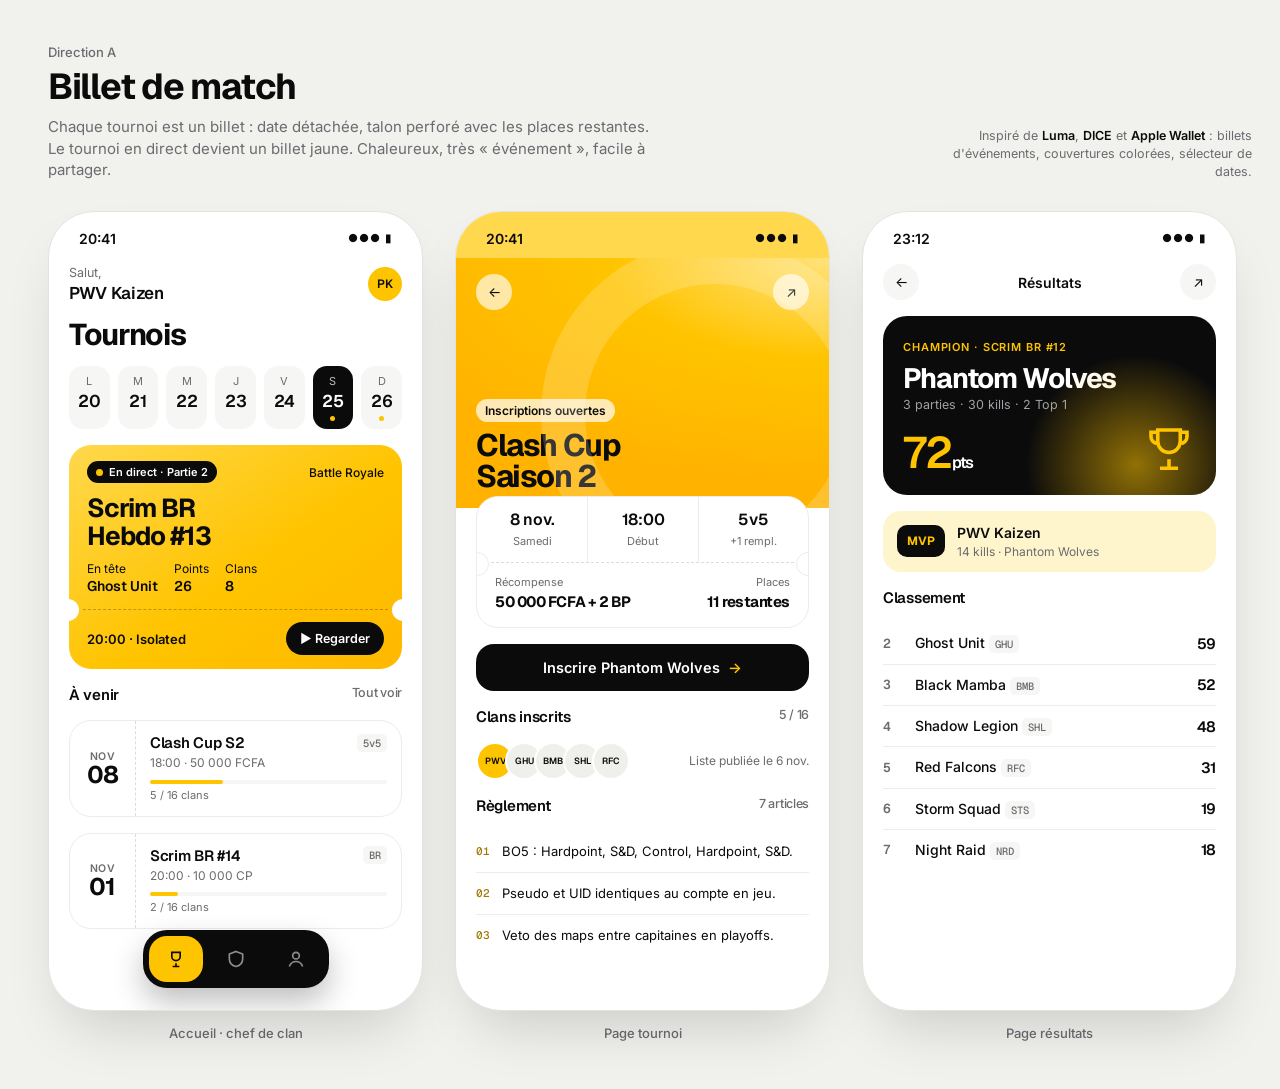
<file: tournoi-codm/maquettes/a-billet.html>
<!doctype html><html lang="fr"><head><meta charset="utf-8"><link rel="stylesheet" href="base.css">
<style>
.hello{display:flex;justify-content:space-between;align-items:center}
.hello small{display:block;color:var(--muted);font-size:12.5px}
.hello b{font:600 17px Geist;letter-spacing:-.02em}
.days{display:flex;gap:8px}
.day{flex:1;border-radius:14px;padding:8px 0;text-align:center;background:var(--soft);font-size:11px;color:var(--muted)}
.day b{display:block;font:600 17px Geist;color:var(--fg);letter-spacing:-.02em}
.day.on{background:var(--fg);color:#bdbdbd}.day.on b{color:#fff}
.day.has::after{content:"";display:block;width:5px;height:5px;border-radius:50%;background:var(--y);margin:4px auto 0}
/* billet */
.tk{position:relative;border-radius:22px;background:#fff;border:1px solid var(--line);overflow:hidden}
.tk .top{padding:16px 18px 14px}
.tk .cut{position:relative;height:0;border-top:1.5px dashed #dcdcd8;margin:0 14px}
.tk .cut::before,.tk .cut::after{content:"";position:absolute;top:-11px;width:22px;height:22px;border-radius:50%;background:#fff;border:1px solid var(--line)}
.tk .cut::before{left:-26px}.tk .cut::after{right:-26px}
.tk .stub{padding:12px 18px 14px;display:flex;justify-content:space-between;align-items:center}
.tk.live{border:0;background:linear-gradient(145deg,#ffd84d 0%,#ffc400 55%,#ffb800 100%)}
.tk.live .cut{border-color:rgb(0 0 0/.25)}
.tk.live .cut::before,.tk.live .cut::after{border:0;background:#fff}
.livep{display:inline-flex;align-items:center;gap:6px;background:var(--fg);color:#fff;font:600 11px Inter;padding:4px 9px;border-radius:99px}
.livep .dot{background:var(--y)}
.big{font:700 26px/1.05 Geist;letter-spacing:-.04em;margin-top:12px}
.mini{display:flex;gap:16px;margin-top:10px;font-size:12px}
.mini b{display:block;font:600 14px Geist}
.btnk{background:var(--fg);color:#fff;font:600 12.5px Inter;padding:9px 14px;border-radius:99px}
.btnw{background:#fff;color:var(--fg);font:600 12.5px Inter;padding:9px 14px;border-radius:99px;border:1px solid var(--line)}
.lst{display:flex;gap:0;align-items:stretch}
.date{width:66px;flex:none;display:grid;place-content:center;text-align:center;border-right:1.5px dashed #dcdcd8}
.date b{font:700 24px/1 Geist;letter-spacing:-.04em}.date span{font:600 10.5px Inter;color:var(--muted);text-transform:uppercase;letter-spacing:.06em}
.lst .inf{padding:12px 14px;flex:1}
.lst .inf h4{margin:0;font:600 15px Geist;letter-spacing:-.02em}
.bar{height:4px;border-radius:2px;background:var(--soft);margin-top:8px}.bar i{display:block;height:100%;border-radius:2px;background:var(--y)}
.dock{position:absolute;left:50%;transform:translateX(-50%);bottom:22px;display:flex;gap:6px;background:var(--fg);padding:6px;border-radius:24px;box-shadow:0 14px 30px rgb(0 0 0/.25)}
.dock span{width:54px;height:46px;border-radius:18px;display:grid;place-items:center;color:#8d8d92}
.dock span.on{background:var(--y);color:var(--fg)}
.h2{font:600 15px Geist;letter-spacing:-.02em;display:flex;justify-content:space-between}
.h2 a{font:500 12.5px Inter;color:var(--muted)}
/* tournoi */
.cover{margin:-6px -20px 0;height:250px;background:radial-gradient(130% 90% at 100% 0%,#ffe27a 0%,#ffc400 45%,#ffb300 100%);padding:16px 20px;display:flex;flex-direction:column;justify-content:space-between;position:relative;overflow:hidden}
.cover::after{content:"";position:absolute;right:-60px;bottom:-80px;width:260px;height:260px;border-radius:50%;border:44px solid rgb(255 255 255/.18)}
.circle{width:36px;height:36px;border-radius:50%;background:rgb(255 255 255/.65);display:grid;place-items:center}
.cover h2{margin:0;font:700 31px/1 Geist;letter-spacing:-.045em}
.sheet{margin:-28px 0 0;position:relative;z-index:2}
.facts{display:grid;grid-template-columns:1fr 1fr 1fr;text-align:center}
.facts div{padding:12px 4px}.facts div+div{border-left:1px solid var(--line)}
.facts b{display:block;font:600 16px Geist;letter-spacing:-.02em}.facts span{font-size:11px;color:var(--muted)}
.cta{background:var(--fg);color:#fff;border-radius:18px;padding:15px;text-align:center;font:600 14.5px Inter;display:flex;justify-content:center;gap:8px;align-items:center}
.cta i{font-style:normal;color:var(--y)}
.stack{display:flex}.stack span{width:38px;height:38px;border-radius:50%;border:2px solid #fff;margin-left:-9px;display:grid;place-items:center;font:600 9px Geist;background:#efefec}
.stack span:first-child{margin-left:0}
.rule{display:flex;gap:12px;padding:11px 0;border-bottom:1px solid var(--line);font-size:13px}
.rule b{font:500 11px "Geist Mono";color:#a07800;padding-top:2px}
/* résultats */
.champ{border-radius:24px;background:var(--fg);color:#fff;padding:20px;position:relative;overflow:hidden}
.champ::before{content:"";position:absolute;inset:auto -40px -90px auto;width:240px;height:240px;border-radius:50%;background:radial-gradient(circle,rgb(255 196 0/.55),rgb(255 196 0/0) 65%)}
.champ small{color:var(--y);font:600 11px Inter;letter-spacing:.08em;text-transform:uppercase}
.champ h3{margin:8px 0 2px;font:700 28px/1 Geist;letter-spacing:-.04em}
.champ .pts{font:600 44px/1 Geist;letter-spacing:-.05em;color:var(--y);margin-top:16px}
.lb{display:flex;align-items:center;gap:12px;padding:10px 0;border-bottom:1px solid var(--line)}
.lb .r{width:20px;font:600 13px "Geist Mono";color:var(--muted)}
.lb .n{flex:1;font-weight:500}
.lb .p{font:600 15px Geist;letter-spacing:-.02em}
.mvp{display:flex;gap:12px;align-items:center;background:var(--ys);border-radius:18px;padding:12px 14px}
.mvp .b{background:var(--fg);color:var(--y);font:700 12px Geist;padding:8px 10px;border-radius:10px}
</style></head><body>
<div class="board-head"><div><div class="k">Direction A</div><h1>Billet de match</h1><p>Chaque tournoi est un billet : date détachée, talon perforé avec les places restantes. Le tournoi en direct devient un billet jaune. Chaleureux, très « événement », facile à partager.</p></div>
<div class="refs">Inspiré de <b>Luma</b>, <b>DICE</b> et <b>Apple Wallet</b> : billets d'événements, couvertures colorées, sélecteur de dates.</div></div>
<div class="phones">

<div class="col"><div class="phone"><div class="sb"><span>20:41</span><i>●●● ▮</i></div><div class="scr">
 <div class="hello"><div><small>Salut,</small><b>PWV Kaizen</b></div><div class="av">PK</div></div>
 <div class="g" style="font:700 30px/1 Geist;letter-spacing:-.045em">Tournois</div>
 <div class="days"><div class="day">L<b>20</b></div><div class="day">M<b>21</b></div><div class="day">M<b>22</b></div><div class="day">J<b>23</b></div><div class="day">V<b>24</b></div><div class="day on has">S<b>25</b></div><div class="day has">D<b>26</b></div></div>
 <div class="tk live"><div class="top"><div class="row sp"><span class="livep"><span class="dot"></span>En direct · Partie 2</span><span style="font:500 12px Inter">Battle Royale</span></div>
  <div class="big">Scrim BR<br>Hebdo #13</div>
  <div class="mini"><div>En tête<b>Ghost Unit</b></div><div>Points<b>26</b></div><div>Clans<b>8</b></div></div></div>
  <div class="cut"></div><div class="stub"><span style="font:600 13px Inter">20:00 · Isolated</span><span class="btnk">▶ Regarder</span></div></div>
 <div class="h2">À venir <a>Tout voir</a></div>
 <div class="tk lst"><div class="date"><span>Nov</span><b>08</b></div><div class="inf"><div class="row sp"><h4>Clash Cup S2</h4><span class="tag">5v5</span></div><div class="mut" style="font-size:12px;margin-top:2px">18:00 · 50 000 FCFA</div><div class="bar"><i style="width:31%"></i></div><div class="mut" style="font-size:11px;margin-top:4px">5 / 16 clans</div></div></div>
 <div class="tk lst"><div class="date"><span>Nov</span><b>01</b></div><div class="inf"><div class="row sp"><h4>Scrim BR #14</h4><span class="tag">BR</span></div><div class="mut" style="font-size:12px;margin-top:2px">20:00 · 10 000 CP</div><div class="bar"><i style="width:12%"></i></div><div class="mut" style="font-size:11px;margin-top:4px">2 / 16 clans</div></div></div>
</div>
<div class="dock"><span class="on"><svg width="20" height="20" viewBox="0 0 24 24" fill="none" stroke="currentColor" stroke-width="2"><path d="M7 4h10v5a5 5 0 0 1-10 0V4zM8 21h8M12 17v4"/></svg></span><span><svg width="20" height="20" viewBox="0 0 24 24" fill="none" stroke="currentColor" stroke-width="2"><path d="M12 3l8 3v6c0 4.5-3.4 8-8 9-4.6-1-8-4.5-8-9V6z"/></svg></span><span><svg width="20" height="20" viewBox="0 0 24 24" fill="none" stroke="currentColor" stroke-width="2"><circle cx="12" cy="8" r="4"/><path d="M4 21c1.5-4 4.5-6 8-6s6.5 2 8 6"/></svg></span></div>
</div><div class="cap">Accueil · chef de clan</div></div>

<div class="col"><div class="phone"><div class="sb" style="background:#ffd84d"><span>20:41</span><i>●●● ▮</i></div><div class="scr">
 <div class="cover"><div class="row sp"><span class="circle">←</span><span class="circle">↗</span></div><div><span style="font:600 12px Inter;background:rgb(255 255 255/.7);padding:4px 9px;border-radius:99px">Inscriptions ouvertes</span><h2 style="margin-top:10px">Clash Cup<br>Saison 2</h2></div></div>
 <div class="tk sheet"><div class="facts"><div><b>8 nov.</b><span>Samedi</span></div><div><b>18:00</b><span>Début</span></div><div><b>5v5</b><span>+1 rempl.</span></div></div><div class="cut"></div><div class="stub"><div><div class="mut" style="font-size:11px">Récompense</div><b class="g" style="font-size:15px">50 000 FCFA + 2 BP</b></div><div style="text-align:right"><div class="mut" style="font-size:11px">Places</div><b class="g" style="font-size:15px">11 restantes</b></div></div></div>
 <div class="cta">Inscrire Phantom Wolves <i>→</i></div>
 <div class="h2">Clans inscrits <a>5 / 16</a></div>
 <div class="row sp"><div class="stack"><span style="background:var(--y)">PWV</span><span>GHU</span><span>BMB</span><span>SHL</span><span>RFC</span></div><span class="mut" style="font-size:12px">Liste publiée le 6 nov.</span></div>
 <div class="h2">Règlement <a>7 articles</a></div>
 <div><div class="rule"><b>01</b><span>BO5 : Hardpoint, S&amp;D, Control, Hardpoint, S&amp;D.</span></div><div class="rule"><b>02</b><span>Pseudo et UID identiques au compte en jeu.</span></div><div class="rule" style="border:0"><b>03</b><span>Veto des maps entre capitaines en playoffs.</span></div></div>
</div></div><div class="cap">Page tournoi</div></div>

<div class="col"><div class="phone"><div class="sb"><span>23:12</span><i>●●● ▮</i></div><div class="scr">
 <div class="row sp"><span class="circle" style="background:var(--soft)">←</span><span style="font:600 14px Inter">Résultats</span><span class="circle" style="background:var(--soft)">↗</span></div>
 <div class="champ"><small>Champion · Scrim BR #12</small><h3>Phantom Wolves</h3><span style="color:#a1a1a6;font-size:12.5px">3 parties · 30 kills · 2 Top 1</span><div class="row sp" style="align-items:flex-end"><div class="pts">72<span style="font-size:16px;color:#fff"> pts</span></div><svg width="54" height="54" viewBox="0 0 24 24" fill="none" stroke="#ffc400" stroke-width="1.6"><path d="M7 4h10v5a5 5 0 0 1-10 0V4zM8 21h8M12 17v4M17 5h3v2a3 3 0 0 1-3 3M7 5H4v2a3 3 0 0 0 3 3"/></svg></div></div>
 <div class="mvp"><span class="b">MVP</span><div><b style="font-weight:600">PWV Kaizen</b><div class="mut" style="font-size:12px">14 kills · Phantom Wolves</div></div></div>
 <div class="h2">Classement</div>
 <div><div class="lb"><span class="r">2</span><span class="n">Ghost Unit <span class="tag">GHU</span></span><span class="p">59</span></div><div class="lb"><span class="r">3</span><span class="n">Black Mamba <span class="tag">BMB</span></span><span class="p">52</span></div><div class="lb"><span class="r">4</span><span class="n">Shadow Legion <span class="tag">SHL</span></span><span class="p">48</span></div><div class="lb"><span class="r">5</span><span class="n">Red Falcons <span class="tag">RFC</span></span><span class="p">31</span></div><div class="lb"><span class="r">6</span><span class="n">Storm Squad <span class="tag">STS</span></span><span class="p">19</span></div><div class="lb" style="border:0"><span class="r">7</span><span class="n">Night Raid <span class="tag">NRD</span></span><span class="p">18</span></div></div>
</div></div><div class="cap">Page résultats</div></div>

</div></body></html>
</file>
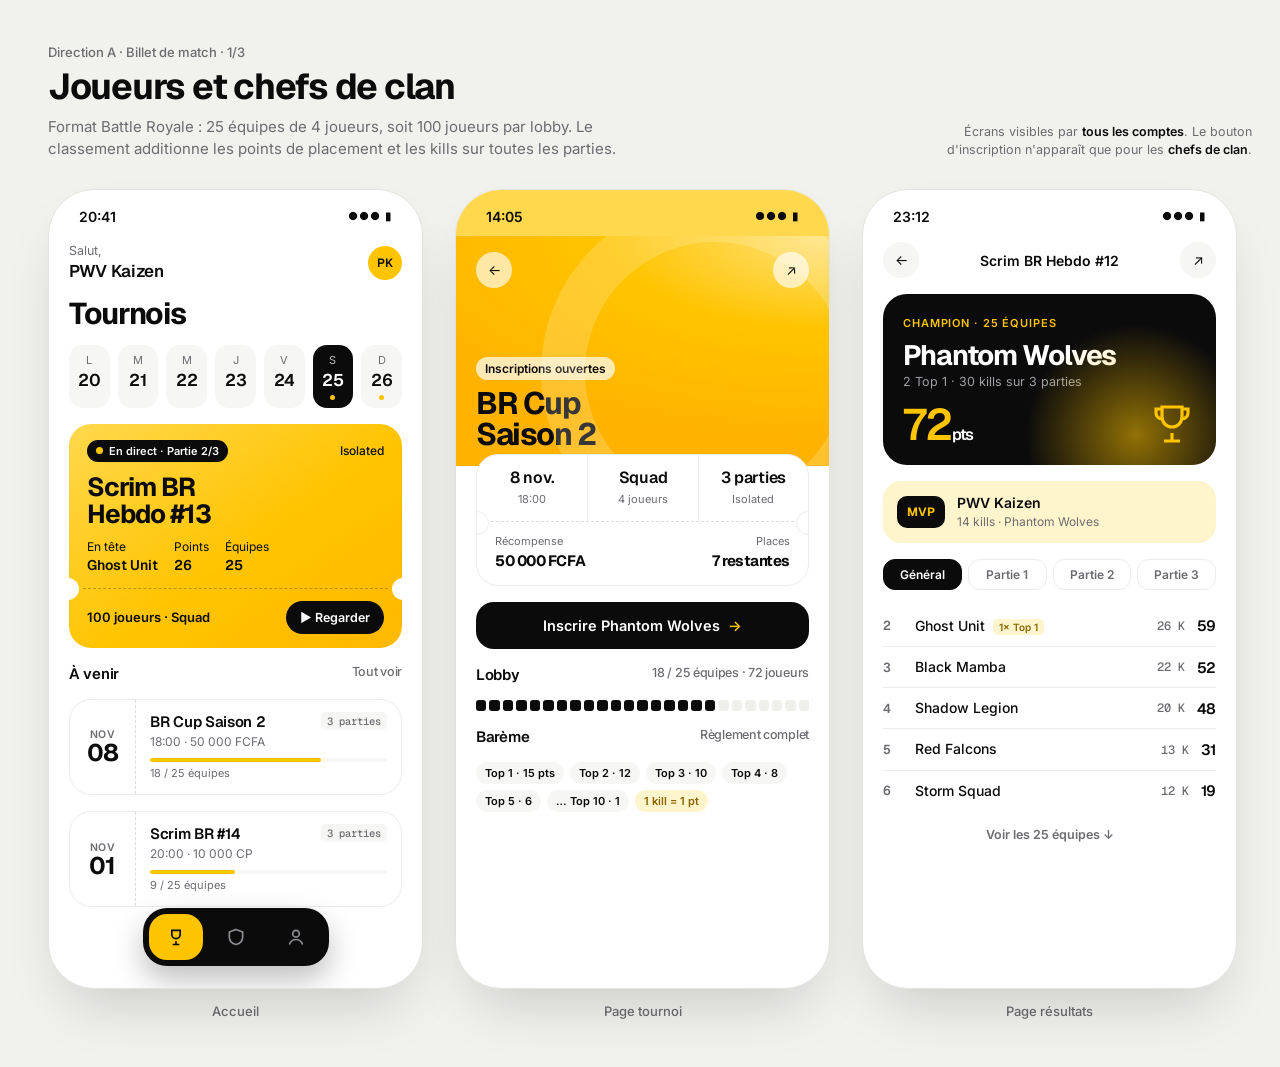
<file: tournoi-codm/maquettes/a1-joueurs.html>
<!doctype html><html lang="fr"><head><meta charset="utf-8"><link rel="stylesheet" href="base.css"><link rel="stylesheet" href="a-theme.css">
<style>
.squads{display:grid;grid-template-columns:repeat(25,1fr);gap:3px}
.squads i{aspect-ratio:1;border-radius:3px;background:#efefec}
.squads i.f{background:var(--fg)}
.fmt{display:flex;gap:6px;flex-wrap:wrap}
.fmt span{font:600 11px Inter;background:var(--soft);border-radius:99px;padding:4px 9px}
.gm{display:flex;gap:6px}.gm span{flex:1;text-align:center;border:1px solid var(--line);border-radius:12px;padding:7px 0;font:600 12px Inter;color:var(--muted)}
.gm span.on{background:var(--fg);color:#fff;border-color:var(--fg)}
.lb .k{font:500 12px "Geist Mono";color:var(--muted);width:44px;text-align:right}
.lb .t1{font:600 10px Inter;background:var(--ys);color:#8a6500;padding:2px 6px;border-radius:5px;margin-left:4px}
</style></head><body>
<div class="board-head"><div><div class="k">Direction A · Billet de match · 1/3</div><h1>Joueurs et chefs de clan</h1><p>Format Battle Royale : 25 équipes de 4 joueurs, soit 100 joueurs par lobby. Le classement additionne les points de placement et les kills sur toutes les parties.</p></div>
<div class="refs">Écrans visibles par <b>tous les comptes</b>. Le bouton d'inscription n'apparaît que pour les <b>chefs de clan</b>.</div></div>
<div class="phones">

<div class="col"><div class="phone"><div class="sb"><span>20:41</span><i>●●● ▮</i></div><div class="scr">
 <div class="hello"><div><small>Salut,</small><b>PWV Kaizen</b></div><div class="av">PK</div></div>
 <div class="g" style="font:700 30px/1 Geist;letter-spacing:-.045em">Tournois</div>
 <div class="days"><div class="day">L<b>20</b></div><div class="day">M<b>21</b></div><div class="day">M<b>22</b></div><div class="day">J<b>23</b></div><div class="day">V<b>24</b></div><div class="day on has">S<b>25</b></div><div class="day has">D<b>26</b></div></div>
 <div class="tk live"><div class="top"><div class="row sp"><span class="livep"><span class="dot"></span>En direct · Partie 2/3</span><span style="font:500 12px Inter">Isolated</span></div>
  <div class="big">Scrim BR<br>Hebdo #13</div>
  <div class="mini"><div>En tête<b>Ghost Unit</b></div><div>Points<b>26</b></div><div>Équipes<b>25</b></div></div></div>
  <div class="cut"></div><div class="stub"><span style="font:600 13px Inter">100 joueurs · Squad</span><span class="btnk">▶ Regarder</span></div></div>
 <div class="h2">À venir <a>Tout voir</a></div>
 <div class="tk lst"><div class="date"><span>Nov</span><b>08</b></div><div class="inf"><div class="row sp"><h4>BR Cup Saison 2</h4><span class="tag">3 parties</span></div><div class="mut" style="font-size:12px;margin-top:2px">18:00 · 50 000 FCFA</div><div class="bar"><i style="width:72%"></i></div><div class="mut" style="font-size:11px;margin-top:4px">18 / 25 équipes</div></div></div>
 <div class="tk lst"><div class="date"><span>Nov</span><b>01</b></div><div class="inf"><div class="row sp"><h4>Scrim BR #14</h4><span class="tag">3 parties</span></div><div class="mut" style="font-size:12px;margin-top:2px">20:00 · 10 000 CP</div><div class="bar"><i style="width:36%"></i></div><div class="mut" style="font-size:11px;margin-top:4px">9 / 25 équipes</div></div></div>
</div>
<div class="dock"><span class="on"><svg width="20" height="20" viewBox="0 0 24 24" fill="none" stroke="currentColor" stroke-width="2"><path d="M7 4h10v5a5 5 0 0 1-10 0V4zM8 21h8M12 17v4"/></svg></span><span><svg width="20" height="20" viewBox="0 0 24 24" fill="none" stroke="currentColor" stroke-width="2"><path d="M12 3l8 3v6c0 4.5-3.4 8-8 9-4.6-1-8-4.5-8-9V6z"/></svg></span><span><svg width="20" height="20" viewBox="0 0 24 24" fill="none" stroke="currentColor" stroke-width="2"><circle cx="12" cy="8" r="4"/><path d="M4 21c1.5-4 4.5-6 8-6s6.5 2 8 6"/></svg></span></div>
</div><div class="cap">Accueil</div></div>

<div class="col"><div class="phone"><div class="sb" style="background:#ffd84d"><span>14:05</span><i>●●● ▮</i></div><div class="scr">
 <div class="cover" style="height:230px"><div class="row sp"><span class="circle">←</span><span class="circle">↗</span></div><div><span style="font:600 12px Inter;background:rgb(255 255 255/.7);padding:4px 9px;border-radius:99px">Inscriptions ouvertes</span><h2 style="margin-top:10px">BR Cup<br>Saison 2</h2></div></div>
 <div class="tk sheet"><div class="facts"><div><b>8 nov.</b><span>18:00</span></div><div><b>Squad</b><span>4 joueurs</span></div><div><b>3 parties</b><span>Isolated</span></div></div><div class="cut"></div><div class="stub"><div><div class="mut" style="font-size:11px">Récompense</div><b class="g" style="font-size:15px">50 000 FCFA</b></div><div style="text-align:right"><div class="mut" style="font-size:11px">Places</div><b class="g" style="font-size:15px">7 restantes</b></div></div></div>
 <div class="cta">Inscrire Phantom Wolves <i>→</i></div>
 <div class="h2">Lobby <a>18 / 25 équipes · 72 joueurs</a></div>
 <div class="squads"><i class="f"></i><i class="f"></i><i class="f"></i><i class="f"></i><i class="f"></i><i class="f"></i><i class="f"></i><i class="f"></i><i class="f"></i><i class="f"></i><i class="f"></i><i class="f"></i><i class="f"></i><i class="f"></i><i class="f"></i><i class="f"></i><i class="f"></i><i class="f"></i><i></i><i></i><i></i><i></i><i></i><i></i><i></i></div>
 <div class="h2">Barème <a>Règlement complet</a></div>
 <div class="fmt"><span>Top 1 · 15 pts</span><span>Top 2 · 12</span><span>Top 3 · 10</span><span>Top 4 · 8</span><span>Top 5 · 6</span><span>… Top 10 · 1</span><span style="background:var(--ys);color:#8a6500">1 kill = 1 pt</span></div>
</div></div><div class="cap">Page tournoi</div></div>

<div class="col"><div class="phone"><div class="sb"><span>23:12</span><i>●●● ▮</i></div><div class="scr">
 <div class="row sp"><span class="circle" style="background:var(--soft)">←</span><span style="font:600 14px Inter">Scrim BR Hebdo #12</span><span class="circle" style="background:var(--soft)">↗</span></div>
 <div class="champ" style="padding:18px 20px"><small>Champion · 25 équipes</small><h3>Phantom Wolves</h3><span style="color:#a1a1a6;font-size:12.5px">2 Top 1 · 30 kills sur 3 parties</span><div class="row sp" style="align-items:flex-end"><div class="pts" style="margin-top:12px">72<span style="font-size:16px;color:#fff"> pts</span></div><svg width="48" height="48" viewBox="0 0 24 24" fill="none" stroke="#ffc400" stroke-width="1.6"><path d="M7 4h10v5a5 5 0 0 1-10 0V4zM8 21h8M12 17v4M17 5h3v2a3 3 0 0 1-3 3M7 5H4v2a3 3 0 0 0 3 3"/></svg></div></div>
 <div class="mvp"><span class="b">MVP</span><div><b style="font-weight:600">PWV Kaizen</b><div class="mut" style="font-size:12px">14 kills · Phantom Wolves</div></div></div>
 <div class="gm"><span class="on">Général</span><span>Partie 1</span><span>Partie 2</span><span>Partie 3</span></div>
 <div><div class="lb"><span class="r">2</span><span class="n">Ghost Unit <span class="t1">1× Top 1</span></span><span class="k">26 K</span><span class="p">59</span></div><div class="lb"><span class="r">3</span><span class="n">Black Mamba</span><span class="k">22 K</span><span class="p">52</span></div><div class="lb"><span class="r">4</span><span class="n">Shadow Legion</span><span class="k">20 K</span><span class="p">48</span></div><div class="lb"><span class="r">5</span><span class="n">Red Falcons</span><span class="k">13 K</span><span class="p">31</span></div><div class="lb" style="border:0"><span class="r">6</span><span class="n">Storm Squad</span><span class="k">12 K</span><span class="p">19</span></div></div>
 <div style="text-align:center;font:600 12.5px Inter;color:var(--muted)">Voir les 25 équipes ↓</div>
</div></div><div class="cap">Page résultats</div></div>

</div></body></html>
</file>
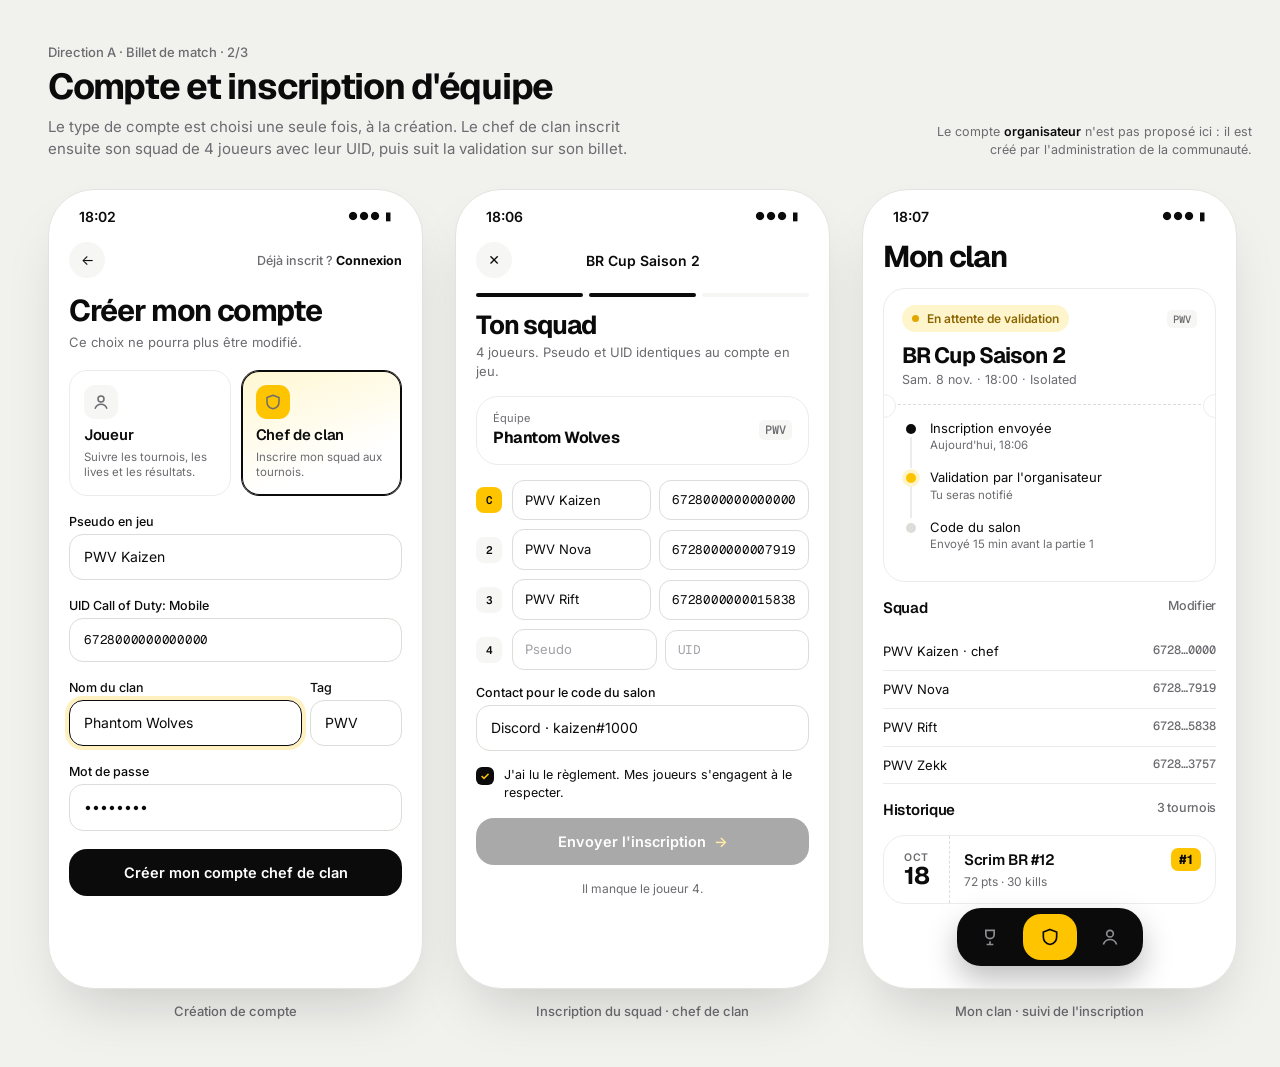
<file: tournoi-codm/maquettes/a2-inscription.html>
<!doctype html><html lang="fr"><head><meta charset="utf-8"><link rel="stylesheet" href="base.css"><link rel="stylesheet" href="a-theme.css">
<style>
.ttl{font:700 30px/1.02 Geist;letter-spacing:-.045em}
.types{display:grid;grid-template-columns:1fr 1fr;gap:10px}
.type{border:1px solid var(--line);border-radius:18px;padding:14px;display:grid;gap:6px}
.type b{font:600 15px Geist;letter-spacing:-.02em}
.type span{font-size:11.5px;color:var(--muted);line-height:1.35}
.type .ic{width:34px;height:34px;border-radius:11px;background:var(--soft);display:grid;place-items:center}
.type.on{border-color:var(--fg);box-shadow:inset 0 0 0 1px var(--fg);background:linear-gradient(160deg,#fff7d1,#fff 70%)}
.type.on .ic{background:var(--y)}
.fld{display:grid;gap:5px}
.fld label{font:500 12.5px Inter}
.in{border:1px solid #dcdcd8;border-radius:14px;padding:12px 14px;font-size:14px;display:flex;justify-content:space-between}
.in.ph{color:var(--faint)}
.in.fx{border-color:var(--fg);box-shadow:0 0 0 4px rgb(255 196 0/.25)}
.two{display:grid;grid-template-columns:1fr 92px;gap:8px}
.note{text-align:center;font-size:12px;color:var(--muted)}
.prow{display:grid;grid-template-columns:28px 1fr 1fr;gap:8px;align-items:center}
.prow .n{width:26px;height:26px;border-radius:8px;background:var(--soft);display:grid;place-items:center;font:600 11px "Geist Mono"}
.prow .n.c{background:var(--y)}
.prow .in{padding:10px 12px;font-size:13px;border-radius:12px}
.m.in{font-family:"Geist Mono";font-size:12.5px}
.step{display:flex;gap:6px}.step i{flex:1;height:4px;border-radius:2px;background:var(--soft)}.step i.on{background:var(--fg)}
.chk{display:flex;gap:10px;font-size:12.5px;align-items:flex-start}
.chk i{width:18px;height:18px;border-radius:6px;background:var(--fg);color:var(--y);display:grid;place-items:center;font:700 11px Inter;font-style:normal;flex:none;margin-top:1px}
.status{display:flex;align-items:center;gap:8px;font:600 12px Inter;color:#8a6500;background:var(--ys);padding:6px 10px;border-radius:99px}
.status .dot{background:#e0a800}
.tl{display:grid;gap:0;margin-top:2px}
.tl div{display:grid;grid-template-columns:18px 1fr;gap:10px;padding-bottom:14px;position:relative;font-size:13px}
.tl div::before{content:"";width:10px;height:10px;border-radius:50%;background:#dcdcd8;margin-top:5px;margin-left:4px}
.tl div::after{content:"";position:absolute;left:8px;top:18px;bottom:0;width:2px;background:#ececea}
.tl div:last-child::after{display:none}
.tl div.d::before{background:var(--fg)}.tl div.n::before{background:var(--y);box-shadow:0 0 0 4px var(--ys)}
.tl small{display:block;color:var(--muted);font-size:11.5px}
.roster{display:grid;gap:0}
.roster div{display:flex;justify-content:space-between;padding:9px 0;border-bottom:1px solid var(--line);font-size:13px}
.roster span:last-child{font:500 12px "Geist Mono";color:var(--muted)}
</style></head><body>
<div class="board-head"><div><div class="k">Direction A · Billet de match · 2/3</div><h1>Compte et inscription d'équipe</h1><p>Le type de compte est choisi une seule fois, à la création. Le chef de clan inscrit ensuite son squad de 4 joueurs avec leur UID, puis suit la validation sur son billet.</p></div>
<div class="refs">Le compte <b>organisateur</b> n'est pas proposé ici : il est créé par l'administration de la communauté.</div></div>
<div class="phones">

<div class="col"><div class="phone"><div class="sb"><span>18:02</span><i>●●● ▮</i></div><div class="scr" style="gap:18px">
 <div class="row sp"><span class="circle" style="background:var(--soft)">←</span><span style="font:500 12.5px Inter;color:var(--muted)">Déjà inscrit ? <b style="color:var(--fg)">Connexion</b></span></div>
 <div><div class="ttl">Créer mon compte</div><div class="mut" style="font-size:13px;margin-top:6px">Ce choix ne pourra plus être modifié.</div></div>
 <div class="types">
  <div class="type"><span class="ic"><svg width="18" height="18" viewBox="0 0 24 24" fill="none" stroke="currentColor" stroke-width="2"><circle cx="12" cy="8" r="4"/><path d="M4 21c1.5-4 4.5-6 8-6s6.5 2 8 6"/></svg></span><b>Joueur</b><span>Suivre les tournois, les lives et les résultats.</span></div>
  <div class="type on"><span class="ic"><svg width="18" height="18" viewBox="0 0 24 24" fill="none" stroke="currentColor" stroke-width="2"><path d="M12 3l8 3v6c0 4.5-3.4 8-8 9-4.6-1-8-4.5-8-9V6z"/></svg></span><b>Chef de clan</b><span>Inscrire mon squad aux tournois.</span></div></div>
 <div class="fld"><label>Pseudo en jeu</label><div class="in">PWV Kaizen</div></div>
 <div class="fld"><label>UID Call of Duty: Mobile</label><div class="in m">6728000000000000</div></div>
 <div class="two"><div class="fld"><label>Nom du clan</label><div class="in fx">Phantom Wolves</div></div><div class="fld"><label>Tag</label><div class="in">PWV</div></div></div>
 <div class="fld"><label>Mot de passe</label><div class="in">••••••••</div></div>
 <div class="cta">Créer mon compte chef de clan</div>
</div></div><div class="cap">Création de compte</div></div>

<div class="col"><div class="phone"><div class="sb"><span>18:06</span><i>●●● ▮</i></div><div class="scr" style="gap:15px">
 <div class="row sp"><span class="circle" style="background:var(--soft)">✕</span><span style="font:600 14px Inter">BR Cup Saison 2</span><span style="width:36px"></span></div>
 <div class="step"><i class="on"></i><i class="on"></i><i></i></div>
 <div><div class="ttl" style="font-size:26px">Ton squad</div><div class="mut" style="font-size:13px;margin-top:4px">4 joueurs. Pseudo et UID identiques au compte en jeu.</div></div>
 <div class="tk" style="padding:14px 16px;display:flex;justify-content:space-between;align-items:center"><div><div class="mut" style="font-size:11px">Équipe</div><b class="g" style="font-size:16px">Phantom Wolves</b></div><span class="tag" style="font-size:12px">PWV</span></div>
 <div style="display:grid;gap:9px">
  <div class="prow"><span class="n c">C</span><span class="in">PWV Kaizen</span><span class="in m">6728000000000000</span></div>
  <div class="prow"><span class="n">2</span><span class="in">PWV Nova</span><span class="in m">6728000000007919</span></div>
  <div class="prow"><span class="n">3</span><span class="in">PWV Rift</span><span class="in m">6728000000015838</span></div>
  <div class="prow"><span class="n">4</span><span class="in ph">Pseudo</span><span class="in ph m">UID</span></div></div>
 <div class="fld"><label>Contact pour le code du salon</label><div class="in">Discord · kaizen#1000</div></div>
 <div class="chk"><i>✓</i><span>J'ai lu le règlement. Mes joueurs s'engagent à le respecter.</span></div>
 <div class="cta" style="opacity:.35">Envoyer l'inscription <i>→</i></div>
 <div class="note">Il manque le joueur 4.</div>
</div></div><div class="cap">Inscription du squad · chef de clan</div></div>

<div class="col"><div class="phone"><div class="sb"><span>18:07</span><i>●●● ▮</i></div><div class="scr">
 <div class="g" style="font:700 30px/1 Geist;letter-spacing:-.045em">Mon clan</div>
 <div class="tk"><div class="top"><div class="row sp"><span class="status"><span class="dot"></span>En attente de validation</span><span class="tag">PWV</span></div>
  <div class="big" style="font-size:22px">BR Cup Saison 2</div><div class="mut" style="font-size:12.5px;margin-top:4px">Sam. 8 nov. · 18:00 · Isolated</div></div>
  <div class="cut"></div><div class="stub" style="display:block">
  <div class="tl"><div class="d"><span>Inscription envoyée<small>Aujourd'hui, 18:06</small></span></div><div class="n"><span>Validation par l'organisateur<small>Tu seras notifié</small></span></div><div><span>Code du salon<small>Envoyé 15 min avant la partie 1</small></span></div></div></div></div>
 <div class="h2">Squad <a>Modifier</a></div>
 <div class="roster"><div><span>PWV Kaizen · chef</span><span>6728…0000</span></div><div><span>PWV Nova</span><span>6728…7919</span></div><div><span>PWV Rift</span><span>6728…5838</span></div><div><span>PWV Zekk</span><span>6728…3757</span></div></div>
 <div class="h2">Historique <a>3 tournois</a></div>
 <div class="tk lst"><div class="date"><span>Oct</span><b>18</b></div><div class="inf"><div class="row sp"><h4>Scrim BR #12</h4><span style="font:700 13px Geist;background:var(--y);padding:3px 8px;border-radius:7px">#1</span></div><div class="mut" style="font-size:12px;margin-top:2px">72 pts · 30 kills</div></div></div>
</div>
<div class="dock"><span><svg width="20" height="20" viewBox="0 0 24 24" fill="none" stroke="currentColor" stroke-width="2"><path d="M7 4h10v5a5 5 0 0 1-10 0V4zM8 21h8M12 17v4"/></svg></span><span class="on"><svg width="20" height="20" viewBox="0 0 24 24" fill="none" stroke="currentColor" stroke-width="2"><path d="M12 3l8 3v6c0 4.5-3.4 8-8 9-4.6-1-8-4.5-8-9V6z"/></svg></span><span><svg width="20" height="20" viewBox="0 0 24 24" fill="none" stroke="currentColor" stroke-width="2"><circle cx="12" cy="8" r="4"/><path d="M4 21c1.5-4 4.5-6 8-6s6.5 2 8 6"/></svg></span></div>
</div><div class="cap">Mon clan · suivi de l'inscription</div></div>

</div></body></html>
</file>
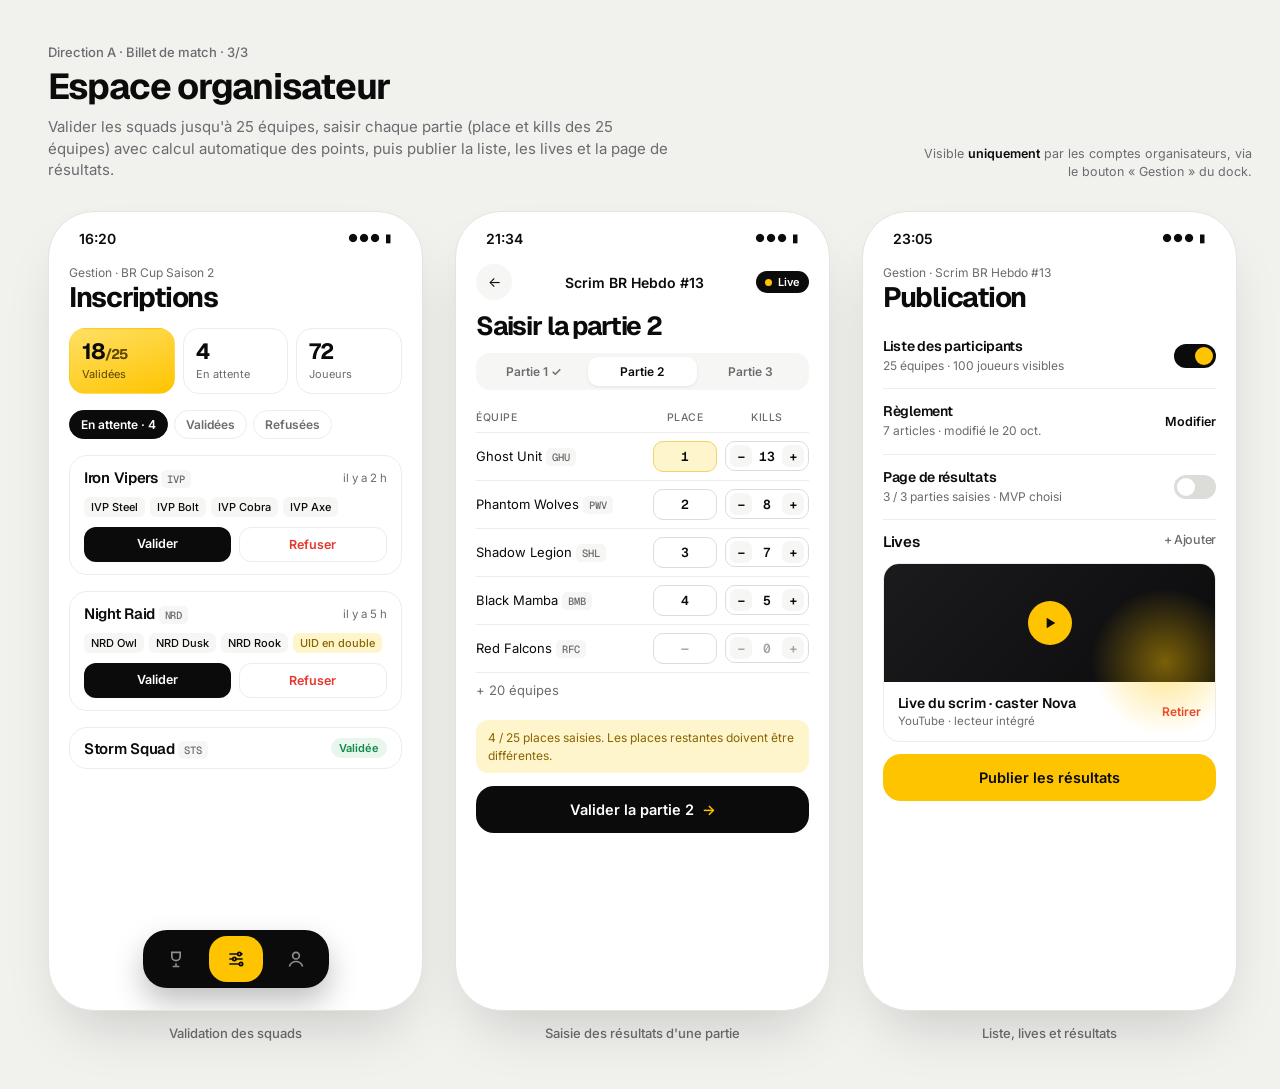
<file: tournoi-codm/maquettes/a3-orga.html>
<!doctype html><html lang="fr"><head><meta charset="utf-8"><link rel="stylesheet" href="base.css"><link rel="stylesheet" href="a-theme.css">
<style>
.ttl{font:700 28px/1.02 Geist;letter-spacing:-.045em}
.kpi{display:grid;grid-template-columns:repeat(3,1fr);gap:8px}
.kpi div{border:1px solid var(--line);border-radius:16px;padding:10px 12px}
.kpi b{display:block;font:700 22px/1.1 Geist;letter-spacing:-.04em}
.kpi span{font-size:11px;color:var(--muted)}
.kpi .y{background:linear-gradient(160deg,#ffe066,#ffc400);border-color:transparent}.kpi .y span{color:#5c4600}
.filt{display:flex;gap:6px}.filt span{font:600 12px Inter;padding:6px 11px;border-radius:99px;border:1px solid var(--line);color:var(--muted)}
.filt span.on{background:var(--fg);color:#fff;border-color:var(--fg)}
.req{border:1px solid var(--line);border-radius:18px;padding:12px 14px;display:grid;gap:10px}
.req h4{margin:0;font:600 15px Geist;letter-spacing:-.02em}
.req .pl{display:flex;gap:5px;flex-wrap:wrap}.req .pl span{font:500 11px Inter;background:var(--soft);border-radius:6px;padding:3px 7px}
.acts{display:flex;gap:8px}.acts span{flex:1;text-align:center;border-radius:12px;padding:9px;font:600 12.5px Inter}
.acts .v{background:var(--fg);color:#fff}.acts .r{border:1px solid var(--line);color:var(--live)}
.ok{font:600 11px Inter;color:var(--ok);background:#e8f6ee;border-radius:99px;padding:3px 8px}
.seg{display:flex;background:var(--soft);border-radius:14px;padding:4px}.seg span{flex:1;text-align:center;padding:7px 0;border-radius:10px;font:600 12px Inter;color:var(--muted)}
.seg span.on{background:#fff;color:var(--fg);box-shadow:0 1px 3px rgb(0 0 0/.08)}
.entry{display:grid;grid-template-columns:1fr 64px 84px;gap:8px;align-items:center;padding:8px 0;border-bottom:1px solid var(--line);font-size:13px}
.entry .hd{font:500 10.5px Inter;color:var(--muted);text-transform:uppercase;letter-spacing:.05em}
.box{border:1px solid #dcdcd8;border-radius:10px;padding:6px 0;text-align:center;font:600 13px "Geist Mono"}
.box.y{background:var(--ys);border-color:#f0d36b}
.stp{display:flex;align-items:center;justify-content:space-between;border:1px solid #dcdcd8;border-radius:10px;padding:3px 4px;font:600 13px "Geist Mono"}
.stp i{width:22px;height:22px;border-radius:7px;background:var(--soft);display:grid;place-items:center;font-style:normal;font-family:Inter}
.warn{font-size:12px;color:#8a6500;background:var(--ys);border-radius:12px;padding:9px 12px}
.sw{width:42px;height:24px;border-radius:99px;background:var(--fg);position:relative;flex:none}.sw::after{content:"";position:absolute;right:3px;top:3px;width:18px;height:18px;border-radius:50%;background:var(--y)}
.sw.off{background:#dcdcd8}.sw.off::after{right:auto;left:3px;background:#fff}
.setting{display:flex;justify-content:space-between;align-items:center;gap:12px;padding:13px 0;border-bottom:1px solid var(--line)}
.setting b{font:600 14px Geist;letter-spacing:-.02em;display:block}
.setting small{color:var(--muted);font-size:12px}
.livebox{border:1px solid var(--line);border-radius:16px;overflow:hidden}
.thumb{height:118px;background:linear-gradient(135deg,#1b1b1e,#0b0b0c);position:relative;display:grid;place-items:center}
.thumb::after{content:"";position:absolute;inset:auto -30px -60px auto;width:160px;height:160px;border-radius:50%;background:radial-gradient(circle,rgb(255 196 0/.45),rgb(255 196 0/0) 65%)}
.play{width:44px;height:44px;border-radius:50%;background:var(--y);display:grid;place-items:center;z-index:1}
</style></head><body>
<div class="board-head"><div><div class="k">Direction A · Billet de match · 3/3</div><h1>Espace organisateur</h1><p>Valider les squads jusqu'à 25 équipes, saisir chaque partie (place et kills des 25 équipes) avec calcul automatique des points, puis publier la liste, les lives et la page de résultats.</p></div>
<div class="refs">Visible <b>uniquement</b> par les comptes organisateurs, via le bouton « Gestion » du dock.</div></div>
<div class="phones">

<div class="col"><div class="phone"><div class="sb"><span>16:20</span><i>●●● ▮</i></div><div class="scr">
 <div><div class="mut" style="font-size:12px">Gestion · BR Cup Saison 2</div><div class="ttl" style="margin-top:2px">Inscriptions</div></div>
 <div class="kpi"><div class="y"><b>18<span style="font-size:14px;color:#5c4600">/25</span></b><span>Validées</span></div><div><b>4</b><span>En attente</span></div><div><b>72</b><span>Joueurs</span></div></div>
 <div class="filt"><span class="on">En attente · 4</span><span>Validées</span><span>Refusées</span></div>
 <div class="req"><div class="row sp"><h4>Iron Vipers <span class="tag">IVP</span></h4><span class="mut" style="font-size:11.5px">il y a 2 h</span></div><div class="pl"><span>IVP Steel</span><span>IVP Bolt</span><span>IVP Cobra</span><span>IVP Axe</span></div><div class="acts"><span class="v">Valider</span><span class="r">Refuser</span></div></div>
 <div class="req"><div class="row sp"><h4>Night Raid <span class="tag">NRD</span></h4><span class="mut" style="font-size:11.5px">il y a 5 h</span></div><div class="pl"><span>NRD Owl</span><span>NRD Dusk</span><span>NRD Rook</span><span style="background:var(--ys);color:#8a6500">UID en double</span></div><div class="acts"><span class="v">Valider</span><span class="r">Refuser</span></div></div>
 <div class="req" style="padding-block:10px"><div class="row sp"><h4>Storm Squad <span class="tag">STS</span></h4><span class="ok">Validée</span></div></div>
</div>
<div class="dock"><span><svg width="20" height="20" viewBox="0 0 24 24" fill="none" stroke="currentColor" stroke-width="2"><path d="M7 4h10v5a5 5 0 0 1-10 0V4zM8 21h8M12 17v4"/></svg></span><span class="on"><svg width="20" height="20" viewBox="0 0 24 24" fill="none" stroke="currentColor" stroke-width="2"><path d="M4 6h10M18 6h2M4 12h4M12 12h8M4 18h12"/><circle cx="16" cy="6" r="2"/><circle cx="10" cy="12" r="2"/><circle cx="18" cy="18" r="2"/></svg></span><span><svg width="20" height="20" viewBox="0 0 24 24" fill="none" stroke="currentColor" stroke-width="2"><circle cx="12" cy="8" r="4"/><path d="M4 21c1.5-4 4.5-6 8-6s6.5 2 8 6"/></svg></span></div>
</div><div class="cap">Validation des squads</div></div>

<div class="col"><div class="phone"><div class="sb"><span>21:34</span><i>●●● ▮</i></div><div class="scr" style="gap:13px">
 <div class="row sp"><span class="circle" style="background:var(--soft)">←</span><span style="font:600 14px Inter">Scrim BR Hebdo #13</span><span class="livep"><span class="dot"></span>Live</span></div>
 <div class="ttl" style="font-size:26px">Saisir la partie 2</div>
 <div class="seg"><span>Partie 1 ✓</span><span class="on">Partie 2</span><span>Partie 3</span></div>
 <div>
  <div class="entry"><span class="hd">Équipe</span><span class="hd" style="text-align:center">Place</span><span class="hd" style="text-align:center">Kills</span></div>
  <div class="entry"><span>Ghost Unit <span class="tag">GHU</span></span><span class="box y">1</span><span class="stp"><i>−</i>13<i>+</i></span></div>
  <div class="entry"><span>Phantom Wolves <span class="tag">PWV</span></span><span class="box">2</span><span class="stp"><i>−</i>8<i>+</i></span></div>
  <div class="entry"><span>Shadow Legion <span class="tag">SHL</span></span><span class="box">3</span><span class="stp"><i>−</i>7<i>+</i></span></div>
  <div class="entry"><span>Black Mamba <span class="tag">BMB</span></span><span class="box">4</span><span class="stp"><i>−</i>5<i>+</i></span></div>
  <div class="entry"><span>Red Falcons <span class="tag">RFC</span></span><span class="box" style="color:var(--faint)">—</span><span class="stp" style="color:var(--faint)"><i>−</i>0<i>+</i></span></div>
  <div class="entry" style="border:0"><span class="mut">+ 20 équipes</span><span></span><span></span></div>
 </div>
 <div class="warn">4 / 25 places saisies. Les places restantes doivent être différentes.</div>
 <div class="cta">Valider la partie 2 <i>→</i></div>
</div></div><div class="cap">Saisie des résultats d'une partie</div></div>

<div class="col"><div class="phone"><div class="sb"><span>23:05</span><i>●●● ▮</i></div><div class="scr" style="gap:12px">
 <div><div class="mut" style="font-size:12px">Gestion · Scrim BR Hebdo #13</div><div class="ttl" style="margin-top:2px">Publication</div></div>
 <div>
  <div class="setting"><div><b>Liste des participants</b><small>25 équipes · 100 joueurs visibles</small></div><span class="sw"></span></div>
  <div class="setting"><div><b>Règlement</b><small>7 articles · modifié le 20 oct.</small></div><span style="font:600 12.5px Inter">Modifier</span></div>
  <div class="setting"><div><b>Page de résultats</b><small>3 / 3 parties saisies · MVP choisi</small></div><span class="sw off"></span></div></div>
 <div class="h2">Lives <a>+ Ajouter</a></div>
 <div class="livebox"><div class="thumb"><span class="play"><svg width="16" height="16" viewBox="0 0 24 24" fill="#0b0b0c"><path d="M7 4l13 8-13 8z"/></svg></span></div><div style="padding:11px 14px;display:flex;justify-content:space-between;align-items:center"><div><b style="font:600 14px Geist">Live du scrim · caster Nova</b><div class="mut" style="font-size:11.5px">YouTube · lecteur intégré</div></div><span style="font:600 12px Inter;color:var(--live)">Retirer</span></div></div>
 <div class="cta" style="background:var(--y);color:var(--fg)">Publier les résultats</div>
</div></div><div class="cap">Liste, lives et résultats</div></div>

</div></body></html>
</file>
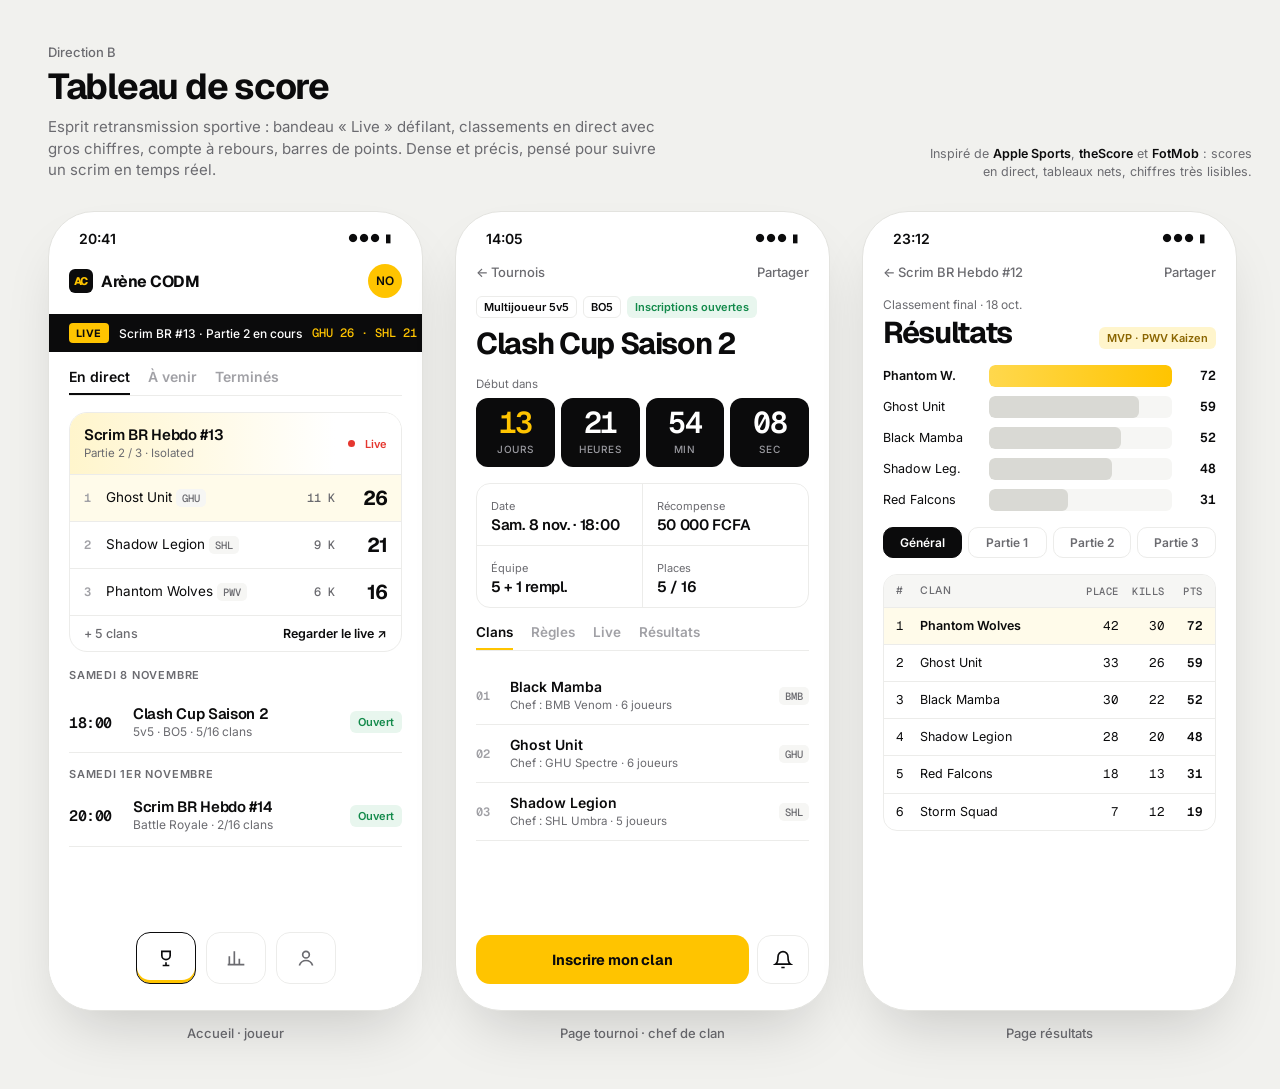
<file: tournoi-codm/maquettes/b-score.html>
<!doctype html><html lang="fr"><head><meta charset="utf-8"><link rel="stylesheet" href="base.css">
<style>
.topb{display:flex;justify-content:space-between;align-items:center}
.logo{display:flex;align-items:center;gap:8px;font:700 16px Geist;letter-spacing:-.03em}
.logo i{width:24px;height:24px;border-radius:6px;background:var(--fg);color:var(--y);display:grid;place-items:center;font:800 11px Geist;font-style:normal}
.ticker{margin:0 -20px;background:var(--fg);color:#fff;display:flex;align-items:center;gap:10px;padding:9px 20px;font:500 12px Inter;white-space:nowrap;overflow:hidden}
.ticker b{background:var(--y);color:var(--fg);font:700 10.5px Geist;padding:3px 7px;border-radius:4px;letter-spacing:.04em}
.ticker em{font-style:normal;color:var(--y);font-family:"Geist Mono"}
.seg{display:flex;border-bottom:1px solid var(--line);gap:18px}
.seg span{padding:0 0 10px;font:600 14px Inter;color:var(--faint)}
.seg span.on{color:var(--fg);box-shadow:inset 0 -2px 0 var(--fg)}
.sc{border:1px solid var(--line);border-radius:18px;overflow:hidden}
.sc-h{display:flex;justify-content:space-between;align-items:center;padding:12px 14px;background:linear-gradient(90deg,var(--ys),#fff 80%)}
.sc-h b{font:600 15px Geist;letter-spacing:-.02em}
.sc-r{display:grid;grid-template-columns:22px 1fr 44px 52px;align-items:center;padding:10px 14px;border-top:1px solid var(--line);font-size:13.5px}
.sc-r .rk{font:600 12px "Geist Mono";color:var(--faint)}
.sc-r .k{font:500 12px "Geist Mono";color:var(--muted);text-align:right}
.sc-r .pt{font:700 20px Geist;letter-spacing:-.04em;text-align:right}
.sc-r.first .pt{color:var(--fg)}
.sc-r.first{background:#fffbea}
.sc-f{display:flex;justify-content:space-between;align-items:center;padding:10px 14px;border-top:1px solid var(--line);font:500 12.5px Inter}
.dh{font:600 11px Inter;color:var(--muted);text-transform:uppercase;letter-spacing:.07em;margin-bottom:-6px}
.item{display:grid;grid-template-columns:52px 1fr auto;gap:12px;align-items:center;padding:12px 0;border-bottom:1px solid var(--line)}
.item .t{font:600 15px "Geist Mono";letter-spacing:-.03em}
.item h4{margin:0;font:600 15px Geist;letter-spacing:-.02em}
.st{font:600 11px Inter;padding:4px 8px;border-radius:6px}
.st.ok{background:#e8f6ee;color:var(--ok)}.st.y{background:var(--ys);color:#8a6500}
.nav{position:absolute;left:0;right:0;bottom:0;padding:10px 26px 26px;display:flex;justify-content:center;gap:10px;background:linear-gradient(to top,#fff 60%,rgb(255 255 255/0))}
.nav span{width:60px;height:52px;border:1px solid var(--line);border-radius:14px;display:grid;place-items:center;color:var(--muted);background:#fff}
.nav span.on{border-color:var(--fg);color:var(--fg);box-shadow:inset 0 -3px 0 var(--y)}
/* tournoi */
.back{display:flex;justify-content:space-between;align-items:center;font:500 13px Inter;color:var(--muted)}
.mode{display:flex;gap:6px}.mode span{font:600 11px Inter;border:1px solid var(--line);border-radius:6px;padding:3px 7px}
.count{display:grid;grid-template-columns:repeat(4,1fr);gap:6px}
.count div{background:var(--fg);color:#fff;border-radius:12px;padding:10px 0 8px;text-align:center}
.count b{display:block;font:600 30px/1 "Geist Mono";letter-spacing:-.05em}
.count span{font:500 10px Inter;color:#9a9aa0;text-transform:uppercase;letter-spacing:.08em}
.count div:first-child b{color:var(--y)}
.kv{display:grid;grid-template-columns:1fr 1fr;border:1px solid var(--line);border-radius:14px;overflow:hidden}
.kv div{padding:11px 14px}.kv div:nth-child(odd){border-right:1px solid var(--line)}.kv div:nth-child(n+3){border-top:1px solid var(--line)}
.kv span{font-size:11px;color:var(--muted)}.kv b{display:block;font:600 15px Geist;letter-spacing:-.02em}
.tabs{display:flex;gap:18px;border-bottom:1px solid var(--line)}
.tabs span{padding-bottom:10px;font:600 13.5px Inter;color:var(--faint)}.tabs span.on{color:var(--fg);box-shadow:inset 0 -2px 0 var(--y)}
.team{display:grid;grid-template-columns:24px 1fr auto;align-items:center;gap:10px;padding:10px 0;border-bottom:1px solid var(--line)}
.team .n{font:600 12px "Geist Mono";color:var(--faint)}
.team small{display:block;color:var(--muted);font-size:11.5px}
.cta{position:absolute;left:20px;right:20px;bottom:26px;display:flex;gap:8px}
.cta .a{flex:1;background:var(--y);border-radius:14px;padding:15px;text-align:center;font:700 14.5px Geist;letter-spacing:-.01em}
.cta .b{width:52px;border:1px solid var(--line);border-radius:14px;display:grid;place-items:center;background:#fff}
/* résultats */
.res-h{display:flex;justify-content:space-between;align-items:flex-end}
.bars{display:grid;gap:9px}
.br{display:grid;grid-template-columns:96px 1fr 34px;gap:10px;align-items:center;font-size:12.5px}
.br .tr{height:22px;border-radius:6px;background:var(--soft);overflow:hidden}
.br .tr i{display:block;height:100%;border-radius:6px;background:#d9d9d4}
.br.f .tr i{background:linear-gradient(90deg,#ffd84d,#ffc400)}
.br .v{font:600 13px "Geist Mono";text-align:right}
.tbl{border:1px solid var(--line);border-radius:14px;overflow:hidden;font-size:12.5px}
.tr2{display:grid;grid-template-columns:20px 1fr 46px 42px 34px;gap:4px;padding:9px 12px;border-top:1px solid var(--line);align-items:center}
.tr2:first-child{border-top:0;background:var(--soft);font:500 10.5px Inter;color:var(--muted);text-transform:uppercase;letter-spacing:.05em}
.tr2 .c{text-align:right;font-family:"Geist Mono"}
.tr2 .c.b{font-weight:600}
.games{display:flex;gap:6px}.games span{flex:1;text-align:center;border:1px solid var(--line);border-radius:10px;padding:7px 0;font:600 12px Inter;color:var(--muted)}
.games span.on{background:var(--fg);color:#fff;border-color:var(--fg)}
</style></head><body>
<div class="board-head"><div><div class="k">Direction B</div><h1>Tableau de score</h1><p>Esprit retransmission sportive : bandeau « Live » défilant, classements en direct avec gros chiffres, compte à rebours, barres de points. Dense et précis, pensé pour suivre un scrim en temps réel.</p></div>
<div class="refs">Inspiré de <b>Apple Sports</b>, <b>theScore</b> et <b>FotMob</b> : scores en direct, tableaux nets, chiffres très lisibles.</div></div>
<div class="phones">

<div class="col"><div class="phone"><div class="sb"><span>20:41</span><i>●●● ▮</i></div><div class="scr">
 <div class="topb"><span class="logo"><i>AC</i>Arène CODM</span><span class="av">NO</span></div>
 <div class="ticker"><b>LIVE</b><span>Scrim BR #13 · Partie 2 en cours</span><em>GHU 26 · SHL 21 · PWV 16</em></div>
 <div class="seg"><span class="on">En direct</span><span>À venir</span><span>Terminés</span></div>
 <div class="sc"><div class="sc-h"><div><b>Scrim BR Hebdo #13</b><div class="mut" style="font-size:11.5px">Partie 2 / 3 · Isolated</div></div><span class="row" style="font:600 11px Inter;color:var(--live)"><span class="dot"></span>Live</span></div>
  <div class="sc-r first"><span class="rk">1</span><span>Ghost Unit <span class="tag">GHU</span></span><span class="k">11 K</span><span class="pt">26</span></div>
  <div class="sc-r"><span class="rk">2</span><span>Shadow Legion <span class="tag">SHL</span></span><span class="k">9 K</span><span class="pt">21</span></div>
  <div class="sc-r"><span class="rk">3</span><span>Phantom Wolves <span class="tag">PWV</span></span><span class="k">6 K</span><span class="pt">16</span></div>
  <div class="sc-f"><span class="mut">+ 5 clans</span><span style="font-weight:600">Regarder le live ↗</span></div></div>
 <div class="dh">Samedi 8 novembre</div>
 <div><div class="item"><span class="t">18:00</span><div><h4>Clash Cup Saison 2</h4><div class="mut" style="font-size:12px">5v5 · BO5 · 5/16 clans</div></div><span class="st ok">Ouvert</span></div>
 <div class="dh" style="margin:14px 0 4px">Samedi 1er novembre</div>
 <div class="item"><span class="t">20:00</span><div><h4>Scrim BR Hebdo #14</h4><div class="mut" style="font-size:12px">Battle Royale · 2/16 clans</div></div><span class="st ok">Ouvert</span></div></div>
</div>
<div class="nav"><span class="on"><svg width="20" height="20" viewBox="0 0 24 24" fill="none" stroke="currentColor" stroke-width="2"><path d="M7 4h10v5a5 5 0 0 1-10 0V4zM8 21h8M12 17v4"/></svg></span><span><svg width="20" height="20" viewBox="0 0 24 24" fill="none" stroke="currentColor" stroke-width="2"><path d="M4 20V10M10 20V4M16 20v-7M22 20H2"/></svg></span><span><svg width="20" height="20" viewBox="0 0 24 24" fill="none" stroke="currentColor" stroke-width="2"><circle cx="12" cy="8" r="4"/><path d="M4 21c1.5-4 4.5-6 8-6s6.5 2 8 6"/></svg></span></div>
</div><div class="cap">Accueil · joueur</div></div>

<div class="col"><div class="phone"><div class="sb"><span>14:05</span><i>●●● ▮</i></div><div class="scr">
 <div class="back"><span>← Tournois</span><span>Partager</span></div>
 <div><div class="mode"><span>Multijoueur 5v5</span><span>BO5</span><span style="background:#e8f6ee;color:var(--ok);border-color:transparent">Inscriptions ouvertes</span></div>
 <div class="g" style="font:700 30px/1.05 Geist;letter-spacing:-.045em;margin-top:10px">Clash Cup Saison 2</div></div>
 <div><div class="mut" style="font-size:11.5px;margin-bottom:6px">Début dans</div><div class="count"><div><b>13</b><span>jours</span></div><div><b>21</b><span>heures</span></div><div><b>54</b><span>min</span></div><div><b>08</b><span>sec</span></div></div></div>
 <div class="kv"><div><span>Date</span><b>Sam. 8 nov. · 18:00</b></div><div><span>Récompense</span><b>50 000 FCFA</b></div><div><span>Équipe</span><b>5 + 1 rempl.</b></div><div><span>Places</span><b>5 / 16</b></div></div>
 <div class="tabs"><span class="on">Clans</span><span>Règles</span><span>Live</span><span>Résultats</span></div>
 <div><div class="team"><span class="n">01</span><div><b style="font-weight:600">Black Mamba</b><small>Chef : BMB Venom · 6 joueurs</small></div><span class="tag">BMB</span></div>
 <div class="team"><span class="n">02</span><div><b style="font-weight:600">Ghost Unit</b><small>Chef : GHU Spectre · 6 joueurs</small></div><span class="tag">GHU</span></div>
 <div class="team"><span class="n">03</span><div><b style="font-weight:600">Shadow Legion</b><small>Chef : SHL Umbra · 5 joueurs</small></div><span class="tag">SHL</span></div></div>
</div>
<div class="cta"><span class="a">Inscrire mon clan</span><span class="b"><svg width="20" height="20" viewBox="0 0 24 24" fill="none" stroke="currentColor" stroke-width="2"><path d="M6 8a6 6 0 0 1 12 0c0 7 3 9 3 9H3s3-2 3-9M10 21h4"/></svg></span></div>
</div><div class="cap">Page tournoi · chef de clan</div></div>

<div class="col"><div class="phone"><div class="sb"><span>23:12</span><i>●●● ▮</i></div><div class="scr">
 <div class="back"><span>← Scrim BR Hebdo #12</span><span>Partager</span></div>
 <div class="res-h"><div><div class="mut" style="font-size:12px">Classement final · 18 oct.</div><div class="g" style="font:700 30px/1.05 Geist;letter-spacing:-.045em;margin-top:4px">Résultats</div></div><span class="st y">MVP · PWV Kaizen</span></div>
 <div class="bars">
  <div class="br f"><span style="font-weight:600">Phantom W.</span><span class="tr"><i style="width:100%"></i></span><span class="v">72</span></div>
  <div class="br"><span>Ghost Unit</span><span class="tr"><i style="width:82%"></i></span><span class="v">59</span></div>
  <div class="br"><span>Black Mamba</span><span class="tr"><i style="width:72%"></i></span><span class="v">52</span></div>
  <div class="br"><span>Shadow Leg.</span><span class="tr"><i style="width:67%"></i></span><span class="v">48</span></div>
  <div class="br"><span>Red Falcons</span><span class="tr"><i style="width:43%"></i></span><span class="v">31</span></div></div>
 <div class="games"><span class="on">Général</span><span>Partie 1</span><span>Partie 2</span><span>Partie 3</span></div>
 <div class="tbl">
  <div class="tr2"><span>#</span><span>Clan</span><span class="c">Place</span><span class="c">Kills</span><span class="c">Pts</span></div>
  <div class="tr2" style="background:#fffbea"><span class="m">1</span><span style="font-weight:600">Phantom Wolves</span><span class="c">42</span><span class="c">30</span><span class="c b">72</span></div>
  <div class="tr2"><span class="m">2</span><span>Ghost Unit</span><span class="c">33</span><span class="c">26</span><span class="c b">59</span></div>
  <div class="tr2"><span class="m">3</span><span>Black Mamba</span><span class="c">30</span><span class="c">22</span><span class="c b">52</span></div>
  <div class="tr2"><span class="m">4</span><span>Shadow Legion</span><span class="c">28</span><span class="c">20</span><span class="c b">48</span></div>
  <div class="tr2"><span class="m">5</span><span>Red Falcons</span><span class="c">18</span><span class="c">13</span><span class="c b">31</span></div>
  <div class="tr2"><span class="m">6</span><span>Storm Squad</span><span class="c">7</span><span class="c">12</span><span class="c b">19</span></div>
 </div>
</div></div><div class="cap">Page résultats</div></div>

</div></body></html>
</file>
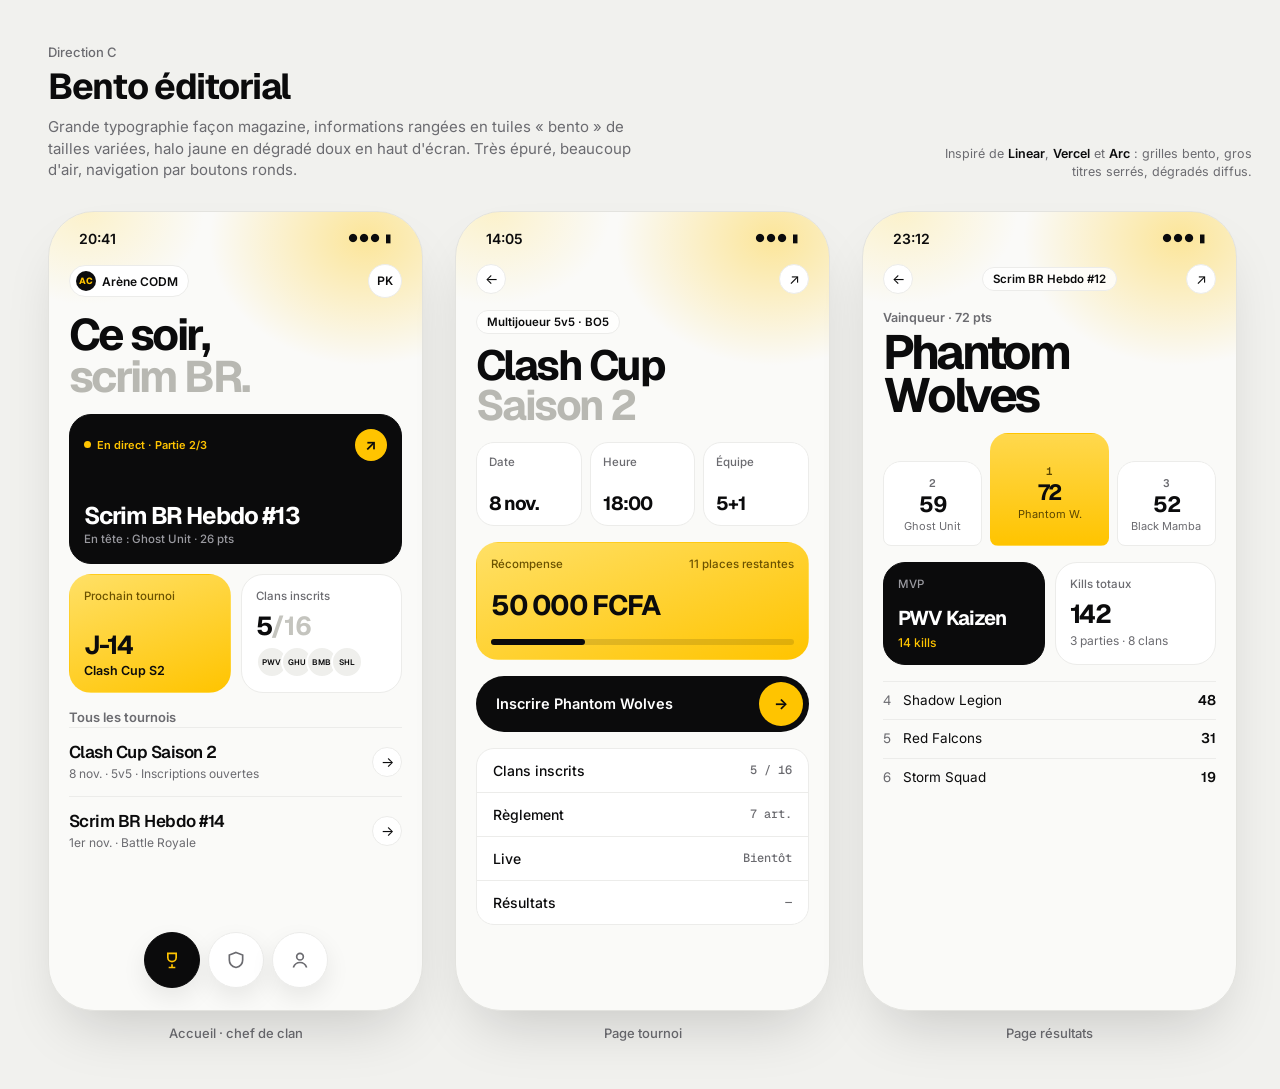
<file: tournoi-codm/maquettes/c-bento.html>
<!doctype html><html lang="fr"><head><meta charset="utf-8"><link rel="stylesheet" href="base.css">
<style>
.phone{background:#fafaf8}
.mesh{position:absolute;inset:0 0 auto 0;height:330px;pointer-events:none;background:radial-gradient(60% 55% at 85% 8%,rgb(255 196 0/.38),rgb(255 196 0/0) 70%),radial-gradient(45% 40% at 10% 0%,rgb(255 226 120/.35),rgb(255 226 120/0) 70%)}
.scr{position:relative;z-index:1}
.hd{display:flex;justify-content:space-between;align-items:center}
.pill{display:inline-flex;align-items:center;gap:6px;background:#fff;border:1px solid var(--line);border-radius:99px;padding:5px 10px 5px 6px;font:600 12px Inter}
.pill i{width:20px;height:20px;border-radius:50%;background:var(--fg);color:var(--y);display:grid;place-items:center;font:800 9px Geist;font-style:normal}
.display{font:700 44px/.95 Geist;letter-spacing:-.06em}
.display span{color:#b8b8b2}
.bento{display:grid;grid-template-columns:1fr 1fr;gap:10px}
.t{background:#fff;border:1px solid var(--line);border-radius:22px;padding:14px;display:flex;flex-direction:column;justify-content:space-between;gap:10px;min-height:118px}
.t small{font:500 11.5px Inter;color:var(--muted)}
.t b{font:700 26px/1 Geist;letter-spacing:-.05em}
.t.w{grid-column:span 2}
.t.dark{background:var(--fg);color:#fff;border-color:var(--fg)}
.t.dark small{color:#9a9aa0}
.t.y{background:linear-gradient(160deg,#ffe066,#ffc400);border-color:transparent}
.t.y small{color:#6b5200}
.live{display:inline-flex;align-items:center;gap:6px;font:600 11px Inter;color:var(--y)}
.live .dot{background:var(--y)}
.arrow{width:32px;height:32px;border-radius:50%;background:var(--y);color:var(--fg);display:grid;place-items:center;font:700 15px Inter}
.tiny-av{display:flex}.tiny-av span{width:32px;height:32px;border-radius:50%;background:#efefec;border:2px solid #fff;margin-left:-7px;font:600 8px Geist;display:grid;place-items:center}
.tiny-av span:first-child{margin-left:0}
.lrow{display:flex;justify-content:space-between;align-items:center;padding:13px 0;border-top:1px solid var(--line)}
.lrow h4{margin:0;font:600 17px Geist;letter-spacing:-.03em}
.lrow small{color:var(--muted);font-size:12px}
.go{width:30px;height:30px;border-radius:50%;border:1px solid var(--line);display:grid;place-items:center;background:#fff}
.dock{position:absolute;left:50%;transform:translateX(-50%);bottom:22px;display:flex;gap:8px;z-index:3}
.dock span{width:56px;height:56px;border-radius:50%;background:#fff;border:1px solid var(--line);display:grid;place-items:center;color:var(--muted);box-shadow:0 10px 24px rgb(0 0 0/.08)}
.dock span.on{background:var(--fg);color:var(--y);border-color:var(--fg)}
/* tournoi */
.chip{display:inline-flex;font:600 11.5px Inter;background:rgb(255 255 255/.8);border:1px solid var(--line);border-radius:99px;padding:4px 10px}
.facts{display:grid;grid-template-columns:1fr 1fr 1fr;gap:8px}
.facts .t{min-height:84px;padding:12px;border-radius:18px}
.facts .t b{font-size:19px}
.prog{height:6px;border-radius:3px;background:rgb(0 0 0/.12)}.prog i{display:block;height:100%;width:31%;border-radius:3px;background:var(--fg)}
.cta{background:var(--fg);color:#fff;border-radius:99px;padding:6px 6px 6px 20px;display:flex;justify-content:space-between;align-items:center;font:600 14.5px Inter}
.cta .arrow{width:44px;height:44px}
.acc{background:#fff;border:1px solid var(--line);border-radius:18px}
.acc div{display:flex;justify-content:space-between;align-items:center;padding:13px 16px;border-top:1px solid var(--line);font:500 14px Inter}
.acc div:first-child{border-top:0}
.acc span{font:500 12px "Geist Mono";color:var(--muted)}
/* résultats */
.winner{font:700 48px/.9 Geist;letter-spacing:-.065em}
.podium{display:grid;grid-template-columns:1fr 1.2fr 1fr;gap:8px;align-items:end}
.pd{border-radius:18px 18px 8px 8px;background:#fff;border:1px solid var(--line);padding:10px 8px;text-align:center}
.pd b{display:block;font:700 22px/1 Geist;letter-spacing:-.05em}
.pd small{font-size:11px;color:var(--muted)}
.pd .r{font:600 11px "Geist Mono";color:var(--muted)}
.pd.p1{background:linear-gradient(180deg,#ffd84d,#ffc400);border-color:transparent;padding-top:26px;padding-bottom:22px}
.pd.p1 .r,.pd.p1 small{color:#5c4600}
.statg{display:grid;grid-template-columns:1fr 1fr;gap:10px}
.statg .t{min-height:96px}
.mini-rank div{display:grid;grid-template-columns:20px 1fr auto;padding:9px 0;border-top:1px solid var(--line);font-size:13.5px}
.mini-rank b{font:600 14px Geist}
</style></head><body>
<div class="board-head"><div><div class="k">Direction C</div><h1>Bento éditorial</h1><p>Grande typographie façon magazine, informations rangées en tuiles « bento » de tailles variées, halo jaune en dégradé doux en haut d'écran. Très épuré, beaucoup d'air, navigation par boutons ronds.</p></div>
<div class="refs">Inspiré de <b>Linear</b>, <b>Vercel</b> et <b>Arc</b> : grilles bento, gros titres serrés, dégradés diffus.</div></div>
<div class="phones">

<div class="col"><div class="phone"><div class="mesh"></div><div class="sb" style="position:relative;z-index:1"><span>20:41</span><i>●●● ▮</i></div><div class="scr">
 <div class="hd"><span class="pill"><i>AC</i>Arène CODM</span><span class="av" style="background:#fff;border:1px solid var(--line)">PK</span></div>
 <div class="display">Ce soir,<br><span>scrim BR.</span></div>
 <div class="bento">
  <div class="t dark w" style="min-height:150px"><div class="row sp"><span class="live"><span class="dot"></span>En direct · Partie 2/3</span><span class="arrow">↗</span></div><div><div style="font:700 24px/1.05 Geist;letter-spacing:-.045em">Scrim BR Hebdo #13</div><small>En tête : Ghost Unit · 26 pts</small></div></div>
  <div class="t y"><small>Prochain tournoi</small><div><b>J-14</b><div style="font:600 12.5px Inter;margin-top:4px">Clash Cup S2</div></div></div>
  <div class="t"><small>Clans inscrits</small><div><b>5<span style="color:#c4c4be">/16</span></b><div class="tiny-av" style="margin-top:6px"><span>PWV</span><span>GHU</span><span>BMB</span><span>SHL</span></div></div></div>
 </div>
 <div><div style="font:600 13px Inter;color:var(--muted);margin-bottom:2px">Tous les tournois</div>
 <div class="lrow"><div><h4>Clash Cup Saison 2</h4><small>8 nov. · 5v5 · Inscriptions ouvertes</small></div><span class="go">→</span></div>
 <div class="lrow"><div><h4>Scrim BR Hebdo #14</h4><small>1er nov. · Battle Royale</small></div><span class="go">→</span></div></div>
</div>
<div class="dock"><span class="on"><svg width="20" height="20" viewBox="0 0 24 24" fill="none" stroke="currentColor" stroke-width="2"><path d="M7 4h10v5a5 5 0 0 1-10 0V4zM8 21h8M12 17v4"/></svg></span><span><svg width="20" height="20" viewBox="0 0 24 24" fill="none" stroke="currentColor" stroke-width="2"><path d="M12 3l8 3v6c0 4.5-3.4 8-8 9-4.6-1-8-4.5-8-9V6z"/></svg></span><span><svg width="20" height="20" viewBox="0 0 24 24" fill="none" stroke="currentColor" stroke-width="2"><circle cx="12" cy="8" r="4"/><path d="M4 21c1.5-4 4.5-6 8-6s6.5 2 8 6"/></svg></span></div>
</div><div class="cap">Accueil · chef de clan</div></div>

<div class="col"><div class="phone"><div class="mesh"></div><div class="sb" style="position:relative;z-index:1"><span>14:05</span><i>●●● ▮</i></div><div class="scr">
 <div class="hd"><span class="go">←</span><span class="go">↗</span></div>
 <div><span class="chip">Multijoueur 5v5 · BO5</span><div class="display" style="font-size:42px;margin-top:12px">Clash Cup<br><span>Saison 2</span></div></div>
 <div class="facts"><div class="t"><small>Date</small><b>8 nov.</b></div><div class="t"><small>Heure</small><b>18:00</b></div><div class="t"><small>Équipe</small><b>5+1</b></div></div>
 <div class="t y w"><div class="row sp"><small>Récompense</small><small>11 places restantes</small></div><b style="font-size:28px">50 000 FCFA</b><div class="prog"><i></i></div></div>
 <div class="cta"><span>Inscrire Phantom Wolves</span><span class="arrow">→</span></div>
 <div class="acc"><div>Clans inscrits<span>5 / 16</span></div><div>Règlement<span>7 art.</span></div><div>Live<span>Bientôt</span></div><div>Résultats<span>—</span></div></div>
</div></div><div class="cap">Page tournoi</div></div>

<div class="col"><div class="phone"><div class="mesh"></div><div class="sb" style="position:relative;z-index:1"><span>23:12</span><i>●●● ▮</i></div><div class="scr">
 <div class="hd"><span class="go">←</span><span class="chip">Scrim BR Hebdo #12</span><span class="go">↗</span></div>
 <div><div style="font:600 12.5px Inter;color:var(--muted)">Vainqueur · 72 pts</div><div class="winner" style="margin-top:6px">Phantom<br>Wolves</div></div>
 <div class="podium"><div class="pd"><span class="r">2</span><b>59</b><small>Ghost Unit</small></div><div class="pd p1"><span class="r">1</span><b>72</b><small>Phantom W.</small></div><div class="pd"><span class="r">3</span><b>52</b><small>Black Mamba</small></div></div>
 <div class="statg"><div class="t dark"><small>MVP</small><div><b style="font-size:20px">PWV Kaizen</b><div style="font:500 12px Inter;color:var(--y);margin-top:4px">14 kills</div></div></div><div class="t"><small>Kills totaux</small><div><b>142</b><div class="mut" style="font-size:12px;margin-top:4px">3 parties · 8 clans</div></div></div></div>
 <div class="mini-rank"><div><span class="m mut">4</span><span>Shadow Legion</span><b>48</b></div><div><span class="m mut">5</span><span>Red Falcons</span><b>31</b></div><div><span class="m mut">6</span><span>Storm Squad</span><b>19</b></div></div>
</div></div><div class="cap">Page résultats</div></div>

</div></body></html>
</file>
<file: tournoi-codm/maquettes/base.css>
@import url('https://fonts.googleapis.com/css2?family=Geist:wght@400;500;600;700;800&family=Geist+Mono:wght@400;500;600&family=Inter:wght@400;500;600&display=swap');
:root{--fg:#0b0b0c;--muted:#6b6b70;--faint:#a1a1a6;--line:#ececea;--soft:#f6f6f4;--y:#ffc400;--ys:#fff5cc;--live:#e5372f;--ok:#138a4b}
*{box-sizing:border-box}
body{margin:0;background:#f1f1ee;font:14px/1.45 Inter,system-ui,sans-serif;color:var(--fg);padding:44px 48px 48px;width:1300px;-webkit-font-smoothing:antialiased}
.board-head{display:flex;justify-content:space-between;align-items:flex-end;gap:40px;margin-bottom:30px}
.board-head h1{font:700 36px/1.05 Geist,sans-serif;letter-spacing:-.035em;margin:0}
.board-head .k{font:500 13px Inter;color:var(--muted);margin-bottom:8px}
.board-head p{color:var(--muted);margin:10px 0 0;max-width:620px;font-size:15px}
.refs{font-size:12.5px;color:var(--muted);text-align:right;max-width:330px}
.refs b{color:var(--fg);font-weight:600}
.phones{display:flex;gap:32px}
.col{display:grid;gap:14px;justify-items:center}
.cap{font:500 13px Inter;color:var(--muted)}
.phone{width:375px;height:800px;background:#fff;border-radius:46px;border:1px solid #e3e3df;box-shadow:0 30px 60px -20px rgb(0 0 0/.18);overflow:hidden;position:relative;display:flex;flex-direction:column}
.sb{height:46px;flex:none;display:flex;justify-content:space-between;align-items:center;padding:6px 30px 0;font:600 14px Inter}
.sb i{font-style:normal;letter-spacing:1px;font-size:11px}
.scr{flex:1;overflow:hidden;padding:6px 20px 0;display:flex;flex-direction:column;gap:16px}
.g{font-family:Geist,sans-serif;letter-spacing:-.03em}
.m{font-family:"Geist Mono",monospace;letter-spacing:-.02em}
.mut{color:var(--muted)}
.row{display:flex;align-items:center;gap:10px}
.sp{justify-content:space-between}
.av{width:34px;height:34px;border-radius:50%;background:var(--y);display:grid;place-items:center;font:600 12px Geist}
.tag{font:500 10.5px "Geist Mono";padding:2px 6px;border-radius:5px;background:var(--soft);color:var(--muted)}
.dot{width:7px;height:7px;border-radius:50%;background:var(--live);display:inline-block}
svg{display:block}
</file>
<file: tournoi-codm/maquettes/a-theme.css>
.hello{display:flex;justify-content:space-between;align-items:center}
.hello small{display:block;color:var(--muted);font-size:12.5px}
.hello b{font:600 17px Geist;letter-spacing:-.02em}
.days{display:flex;gap:8px}
.day{flex:1;border-radius:14px;padding:8px 0;text-align:center;background:var(--soft);font-size:11px;color:var(--muted)}
.day b{display:block;font:600 17px Geist;color:var(--fg);letter-spacing:-.02em}
.day.on{background:var(--fg);color:#bdbdbd}.day.on b{color:#fff}
.day.has::after{content:"";display:block;width:5px;height:5px;border-radius:50%;background:var(--y);margin:4px auto 0}
/* billet */
.tk{position:relative;border-radius:22px;background:#fff;border:1px solid var(--line);overflow:hidden}
.tk .top{padding:16px 18px 14px}
.tk .cut{position:relative;height:0;border-top:1.5px dashed #dcdcd8;margin:0 14px}
.tk .cut::before,.tk .cut::after{content:"";position:absolute;top:-11px;width:22px;height:22px;border-radius:50%;background:#fff;border:1px solid var(--line)}
.tk .cut::before{left:-26px}.tk .cut::after{right:-26px}
.tk .stub{padding:12px 18px 14px;display:flex;justify-content:space-between;align-items:center}
.tk.live{border:0;background:linear-gradient(145deg,#ffd84d 0%,#ffc400 55%,#ffb800 100%)}
.tk.live .cut{border-color:rgb(0 0 0/.25)}
.tk.live .cut::before,.tk.live .cut::after{border:0;background:#fff}
.livep{display:inline-flex;align-items:center;gap:6px;background:var(--fg);color:#fff;font:600 11px Inter;padding:4px 9px;border-radius:99px}
.livep .dot{background:var(--y)}
.big{font:700 26px/1.05 Geist;letter-spacing:-.04em;margin-top:12px}
.mini{display:flex;gap:16px;margin-top:10px;font-size:12px}
.mini b{display:block;font:600 14px Geist}
.btnk{background:var(--fg);color:#fff;font:600 12.5px Inter;padding:9px 14px;border-radius:99px}
.btnw{background:#fff;color:var(--fg);font:600 12.5px Inter;padding:9px 14px;border-radius:99px;border:1px solid var(--line)}
.lst{display:flex;gap:0;align-items:stretch}
.date{width:66px;flex:none;display:grid;place-content:center;text-align:center;border-right:1.5px dashed #dcdcd8}
.date b{font:700 24px/1 Geist;letter-spacing:-.04em}.date span{font:600 10.5px Inter;color:var(--muted);text-transform:uppercase;letter-spacing:.06em}
.lst .inf{padding:12px 14px;flex:1}
.lst .inf h4{margin:0;font:600 15px Geist;letter-spacing:-.02em}
.bar{height:4px;border-radius:2px;background:var(--soft);margin-top:8px}.bar i{display:block;height:100%;border-radius:2px;background:var(--y)}
.dock{position:absolute;left:50%;transform:translateX(-50%);bottom:22px;display:flex;gap:6px;background:var(--fg);padding:6px;border-radius:24px;box-shadow:0 14px 30px rgb(0 0 0/.25)}
.dock span{width:54px;height:46px;border-radius:18px;display:grid;place-items:center;color:#8d8d92}
.dock span.on{background:var(--y);color:var(--fg)}
.h2{font:600 15px Geist;letter-spacing:-.02em;display:flex;justify-content:space-between}
.h2 a{font:500 12.5px Inter;color:var(--muted)}
/* tournoi */
.cover{margin:-6px -20px 0;height:250px;background:radial-gradient(130% 90% at 100% 0%,#ffe27a 0%,#ffc400 45%,#ffb300 100%);padding:16px 20px;display:flex;flex-direction:column;justify-content:space-between;position:relative;overflow:hidden}
.cover::after{content:"";position:absolute;right:-60px;bottom:-80px;width:260px;height:260px;border-radius:50%;border:44px solid rgb(255 255 255/.18)}
.circle{width:36px;height:36px;border-radius:50%;background:rgb(255 255 255/.65);display:grid;place-items:center}
.cover h2{margin:0;font:700 31px/1 Geist;letter-spacing:-.045em}
.sheet{margin:-28px 0 0;position:relative;z-index:2}
.facts{display:grid;grid-template-columns:1fr 1fr 1fr;text-align:center}
.facts div{padding:12px 4px}.facts div+div{border-left:1px solid var(--line)}
.facts b{display:block;font:600 16px Geist;letter-spacing:-.02em}.facts span{font-size:11px;color:var(--muted)}
.cta{background:var(--fg);color:#fff;border-radius:18px;padding:15px;text-align:center;font:600 14.5px Inter;display:flex;justify-content:center;gap:8px;align-items:center}
.cta i{font-style:normal;color:var(--y)}
.stack{display:flex}.stack span{width:38px;height:38px;border-radius:50%;border:2px solid #fff;margin-left:-9px;display:grid;place-items:center;font:600 9px Geist;background:#efefec}
.stack span:first-child{margin-left:0}
.rule{display:flex;gap:12px;padding:11px 0;border-bottom:1px solid var(--line);font-size:13px}
.rule b{font:500 11px "Geist Mono";color:#a07800;padding-top:2px}
/* résultats */
.champ{border-radius:24px;background:var(--fg);color:#fff;padding:20px;position:relative;overflow:hidden}
.champ::before{content:"";position:absolute;inset:auto -40px -90px auto;width:240px;height:240px;border-radius:50%;background:radial-gradient(circle,rgb(255 196 0/.55),rgb(255 196 0/0) 65%)}
.champ small{color:var(--y);font:600 11px Inter;letter-spacing:.08em;text-transform:uppercase}
.champ h3{margin:8px 0 2px;font:700 28px/1 Geist;letter-spacing:-.04em}
.champ .pts{font:600 44px/1 Geist;letter-spacing:-.05em;color:var(--y);margin-top:16px}
.lb{display:flex;align-items:center;gap:12px;padding:10px 0;border-bottom:1px solid var(--line)}
.lb .r{width:20px;font:600 13px "Geist Mono";color:var(--muted)}
.lb .n{flex:1;font-weight:500}
.lb .p{font:600 15px Geist;letter-spacing:-.02em}
.mvp{display:flex;gap:12px;align-items:center;background:var(--ys);border-radius:18px;padding:12px 14px}
.mvp .b{background:var(--fg);color:var(--y);font:700 12px Geist;padding:8px 10px;border-radius:10px}
</file>
